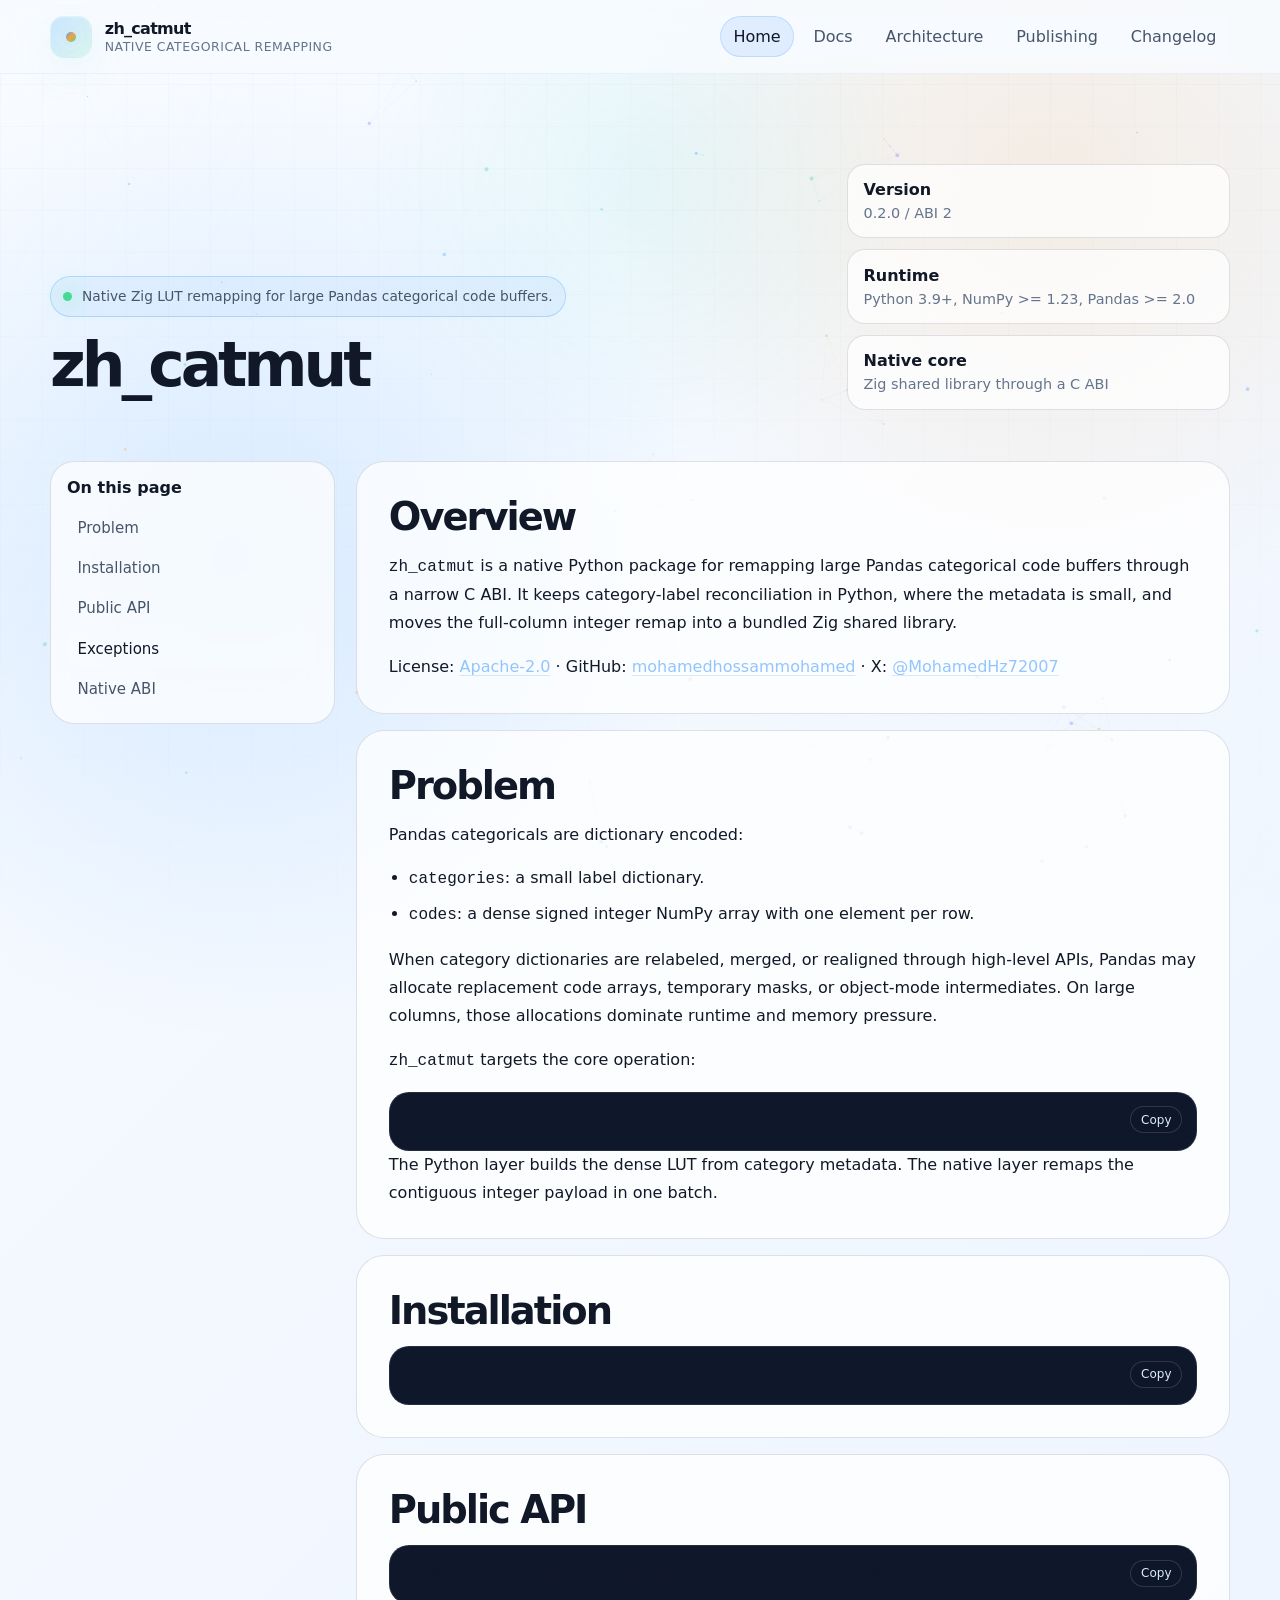
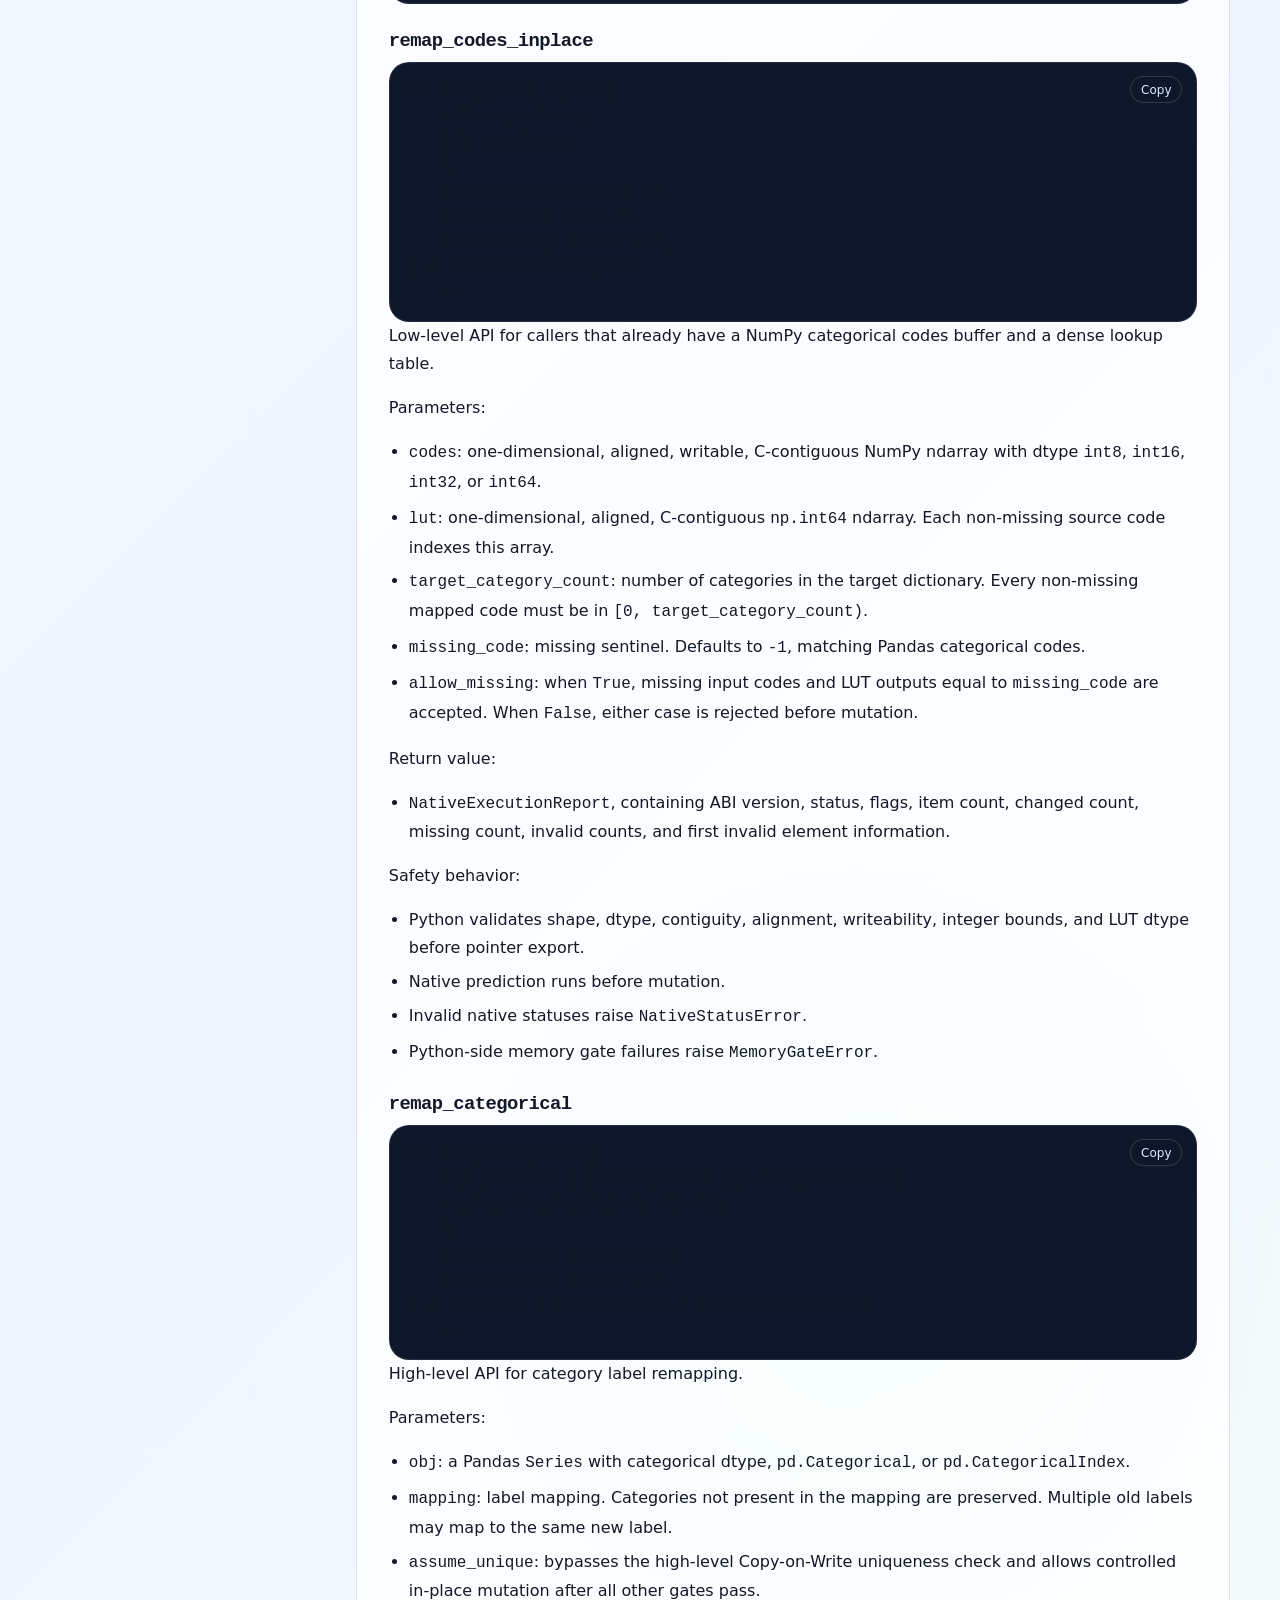
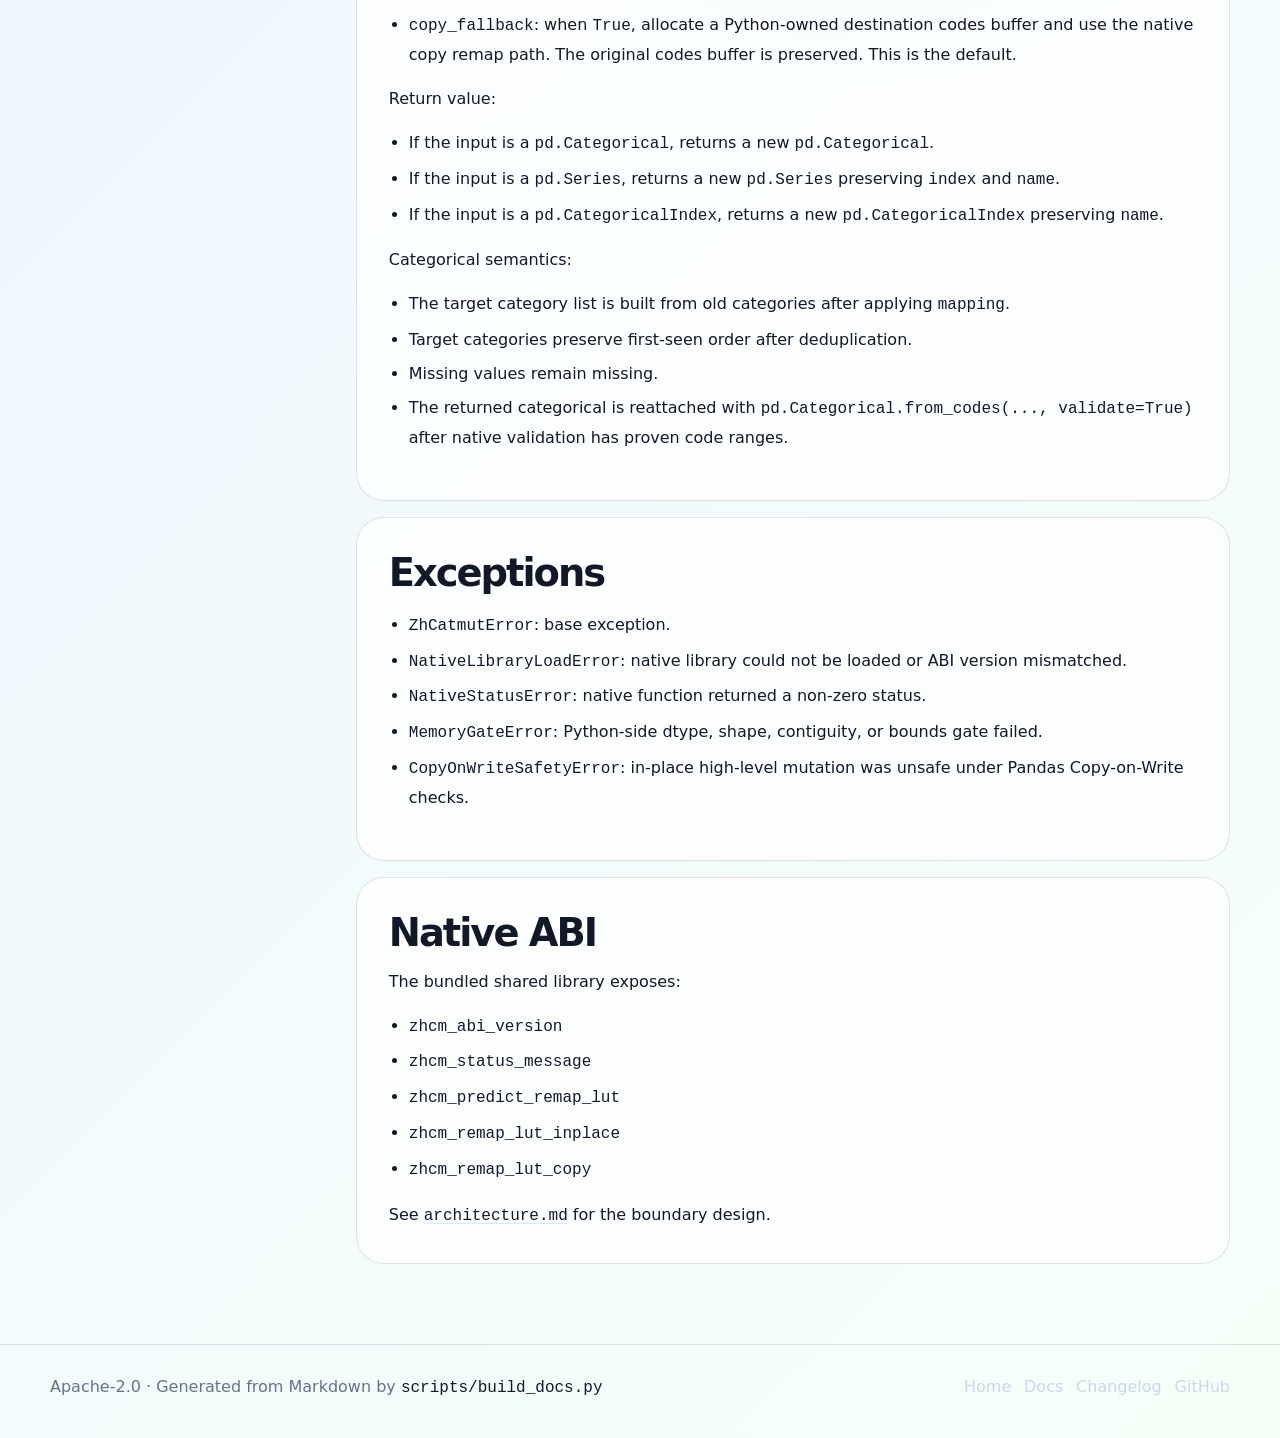
<file: docs/index.html>
<!doctype html>
<html lang="en">
  <head>
    <meta charset="utf-8">
    <meta name="viewport" content="width=device-width, initial-scale=1">
    <title>Home · zh_catmut</title>
    <meta name="description" content="Native Zig LUT remapping for large Pandas categorical code buffers.">
    <meta name="robots" content="index,follow">
    <meta name="title" content="Home · zh_catmut">
    <link rel="canonical" href="https://mohamedhossammohamed.github.io/zh_catmut/">
    <link rel="icon" href="assets/favicon.svg" type="image/svg+xml">
    <link rel="apple-touch-icon" href="assets/social/og-image.png">
    <meta property="og:type" content="website">
    <meta property="og:site_name" content="zh_catmut">
    <meta property="og:url" content="https://mohamedhossammohamed.github.io/zh_catmut/">
    <meta property="og:title" content="Home · zh_catmut">
    <meta property="og:description" content="Native Zig LUT remapping for large Pandas categorical code buffers.">
    <meta property="og:image" content="https://mohamedhossammohamed.github.io/zh_catmut/assets/social/og-image.png">
    <meta property="og:image:secure_url" content="https://mohamedhossammohamed.github.io/zh_catmut/assets/social/og-image.png">
    <meta property="og:image:type" content="image/png">
    <meta property="og:image:width" content="1200">
    <meta property="og:image:height" content="630">
    <meta property="og:image:alt" content="Native Zig LUT remapping for large Pandas categorical code buffers.">
    <meta name="twitter:card" content="summary_large_image">
    <meta name="twitter:site" content="@MohamedHz72007">
    <meta name="twitter:creator" content="@MohamedHz72007">
    <meta name="twitter:url" content="https://mohamedhossammohamed.github.io/zh_catmut/">
    <meta name="twitter:title" content="Home · zh_catmut">
    <meta name="twitter:description" content="Native Zig LUT remapping for large Pandas categorical code buffers.">
    <meta name="twitter:image" content="https://mohamedhossammohamed.github.io/zh_catmut/assets/social/og-image.png">
    <meta name="twitter:image:alt" content="Native Zig LUT remapping for large Pandas categorical code buffers.">
    <link rel="stylesheet" href="assets/css/site.css">
  </head>
  <body class="landing">
    <a class="skip-link" href="#main">Skip to content</a>
    <canvas class="particle-canvas" data-particles aria-hidden="true"></canvas>
    <div class="site-shell">
      <header class="nav">
        <div class="nav-inner">
          <a class="brand" href="index.html" aria-label="zh_catmut home">
            <span class="brand-mark" aria-hidden="true"></span>
            <span class="brand-text"><span class="brand-name">zh_catmut</span><span class="brand-subtitle">native categorical remapping</span></span>
          </a>
          <button class="nav-toggle" type="button" data-nav-toggle aria-label="Toggle navigation" aria-expanded="false"><span></span></button>
          <nav class="nav-links" aria-label="Primary navigation">
            <a href="index.html" aria-current="page">Home</a>
<a href="docs.html">Docs</a>
<a href="architecture.html">Architecture</a>
<a href="publishing.html">Publishing</a>
<a href="changelog.html">Changelog</a>
          </nav>
        </div>
      </header>
      <main id="main">
        <section class="page-hero">
          <div class="container">
            <div class="reveal">
              <p class="eyebrow"><span class="eyebrow-dot"></span>Native Zig LUT remapping for large Pandas categorical code buffers.</p>
              <h1>zh_catmut</h1>
            </div>
            <div class="page-meta reveal">
              <div class="meta-box"><strong>Version</strong><span>0.2.0 / ABI 2</span></div>
              <div class="meta-box"><strong>Runtime</strong><span>Python 3.9+, NumPy >= 1.23, Pandas >= 2.0</span></div>
              <div class="meta-box"><strong>Native core</strong><span>Zig shared library through a C ABI</span></div>
            </div>
          </div>
        </section>
        <div class="container docs-layout">
          <aside class="docs-sidebar reveal" aria-label="Page contents"><strong>On this page</strong><nav><a href="#problem">Problem</a>
<a href="#installation">Installation</a>
<a href="#public-api">Public API</a>
<a href="#exceptions">Exceptions</a>
<a href="#native-abi">Native ABI</a></nav></aside>
          <article class="doc-article">
            <section class="doc-section reveal" id="overview">
  <h2>Overview</h2>
  <p><code>zh_catmut</code> is a native Python package for remapping large Pandas categorical code buffers through a narrow C ABI. It keeps category-label reconciliation in Python, where the metadata is small, and moves the full-column integer remap into a bundled Zig shared library.</p>
  <p>License: <a href="../LICENSE">Apache-2.0</a> · GitHub: <a href="https://github.com/mohamedhossammohamed">mohamedhossammohamed</a> · X: <a href="https://x.com/MohamedHz72007">@MohamedHz72007</a></p>
</section>
<section class="doc-section reveal" id="problem">
  <h2>Problem</h2>
  <p>Pandas categoricals are dictionary encoded:</p>
  <ul><li><code>categories</code>: a small label dictionary.</li><li><code>codes</code>: a dense signed integer NumPy array with one element per row.</li></ul>
  <p>When category dictionaries are relabeled, merged, or realigned through high-level APIs, Pandas may allocate replacement code arrays, temporary masks, or object-mode intermediates. On large columns, those allocations dominate runtime and memory pressure.</p>
  <p><code>zh_catmut</code> targets the core operation:</p>
  <div class="code-panel"><pre data-copy><code class="language-text">new_code = lut[old_code]</code></pre></div>
  <p>The Python layer builds the dense LUT from category metadata. The native layer remaps the contiguous integer payload in one batch.</p>
</section>
<section class="doc-section reveal" id="installation">
  <h2>Installation</h2>
  <div class="code-panel"><pre data-copy><code class="language-bash">pip install zh-catmut</code></pre></div>
</section>
<section class="doc-section reveal" id="public-api">
  <h2>Public API</h2>
  <div class="code-panel"><pre data-copy><code class="language-python">from zh_catmut import remap_categorical, remap_codes_inplace</code></pre></div>
  <h3 id="remap-codes-inplace"><code>remap_codes_inplace</code></h3>
  <div class="code-panel"><pre data-copy><code class="language-python">def remap_codes_inplace(
    codes: np.ndarray,
    lut: np.ndarray,
    *,
    target_category_count: int,
    missing_code: int = -1,
    allow_missing: bool = True,
) -&gt; NativeExecutionReport:
    ...</code></pre></div>
  <p>Low-level API for callers that already have a NumPy categorical codes buffer and a dense lookup table.</p>
  <p>Parameters:</p>
  <ul><li><code>codes</code>: one-dimensional, aligned, writable, C-contiguous NumPy ndarray with dtype <code>int8</code>, <code>int16</code>, <code>int32</code>, or <code>int64</code>.</li><li><code>lut</code>: one-dimensional, aligned, C-contiguous <code>np.int64</code> ndarray. Each non-missing source code indexes this array.</li><li><code>target_category_count</code>: number of categories in the target dictionary. Every non-missing mapped code must be in <code>[0, target_category_count)</code>.</li><li><code>missing_code</code>: missing sentinel. Defaults to <code>-1</code>, matching Pandas categorical codes.</li><li><code>allow_missing</code>: when <code>True</code>, missing input codes and LUT outputs equal to <code>missing_code</code> are accepted. When <code>False</code>, either case is rejected before mutation.</li></ul>
  <p>Return value:</p>
  <ul><li><code>NativeExecutionReport</code>, containing ABI version, status, flags, item count, changed count, missing count, invalid counts, and first invalid element information.</li></ul>
  <p>Safety behavior:</p>
  <ul><li>Python validates shape, dtype, contiguity, alignment, writeability, integer bounds, and LUT dtype before pointer export.</li><li>Native prediction runs before mutation.</li><li>Invalid native statuses raise <code>NativeStatusError</code>.</li><li>Python-side memory gate failures raise <code>MemoryGateError</code>.</li></ul>
  <h3 id="remap-categorical"><code>remap_categorical</code></h3>
  <div class="code-panel"><pre data-copy><code class="language-python">def remap_categorical(
    obj: pd.Series | pd.Categorical | pd.CategoricalIndex,
    mapping: Mapping[object, object],
    *,
    assume_unique: bool = False,
    copy_fallback: bool = True,
) -&gt; pd.Series | pd.Categorical | pd.CategoricalIndex:
    ...</code></pre></div>
  <p>High-level API for category label remapping.</p>
  <p>Parameters:</p>
  <ul><li><code>obj</code>: a Pandas <code>Series</code> with categorical dtype, <code>pd.Categorical</code>, or <code>pd.CategoricalIndex</code>.</li><li><code>mapping</code>: label mapping. Categories not present in the mapping are preserved. Multiple old labels may map to the same new label.</li><li><code>assume_unique</code>: bypasses the high-level Copy-on-Write uniqueness check and allows controlled in-place mutation after all other gates pass.</li><li><code>copy_fallback</code>: when <code>True</code>, allocate a Python-owned destination codes buffer and use the native copy remap path. The original codes buffer is preserved. This is the default.</li></ul>
  <p>Return value:</p>
  <ul><li>If the input is a <code>pd.Categorical</code>, returns a new <code>pd.Categorical</code>.</li><li>If the input is a <code>pd.Series</code>, returns a new <code>pd.Series</code> preserving <code>index</code> and <code>name</code>.</li><li>If the input is a <code>pd.CategoricalIndex</code>, returns a new <code>pd.CategoricalIndex</code> preserving <code>name</code>.</li></ul>
  <p>Categorical semantics:</p>
  <ul><li>The target category list is built from old categories after applying <code>mapping</code>.</li><li>Target categories preserve first-seen order after deduplication.</li><li>Missing values remain missing.</li><li>The returned categorical is reattached with <code>pd.Categorical.from_codes(..., validate=True)</code> after native validation has proven code ranges.</li></ul>
</section>
<section class="doc-section reveal" id="exceptions">
  <h2>Exceptions</h2>
  <ul><li><code>ZhCatmutError</code>: base exception.</li><li><code>NativeLibraryLoadError</code>: native library could not be loaded or ABI version mismatched.</li><li><code>NativeStatusError</code>: native function returned a non-zero status.</li><li><code>MemoryGateError</code>: Python-side dtype, shape, contiguity, or bounds gate failed.</li><li><code>CopyOnWriteSafetyError</code>: in-place high-level mutation was unsafe under Pandas Copy-on-Write checks.</li></ul>
</section>
<section class="doc-section reveal" id="native-abi">
  <h2>Native ABI</h2>
  <p>The bundled shared library exposes:</p>
  <ul><li><code>zhcm_abi_version</code></li><li><code>zhcm_status_message</code></li><li><code>zhcm_predict_remap_lut</code></li><li><code>zhcm_remap_lut_inplace</code></li><li><code>zhcm_remap_lut_copy</code></li></ul>
  <p>See <a href="architecture.html"><code>architecture.md</code></a> for the boundary design.</p>
</section>
          </article>
        </div>
      </main>
      <footer class="site-footer">
        <div class="footer-inner">
          <span>Apache-2.0 · Generated from Markdown by <code>scripts/build_docs.py</code></span>
          <div class="footer-links">
            <a href="index.html">Home</a>
            <a href="docs.html">Docs</a>
            <a href="changelog.html">Changelog</a>
            <a href="https://github.com/mohamedhossammohamed/zh_catmut">GitHub</a>
          </div>
        </div>
      </footer>
    </div>
    <script src="assets/js/site.js" defer></script>
    
  </body>
</html>
</file>
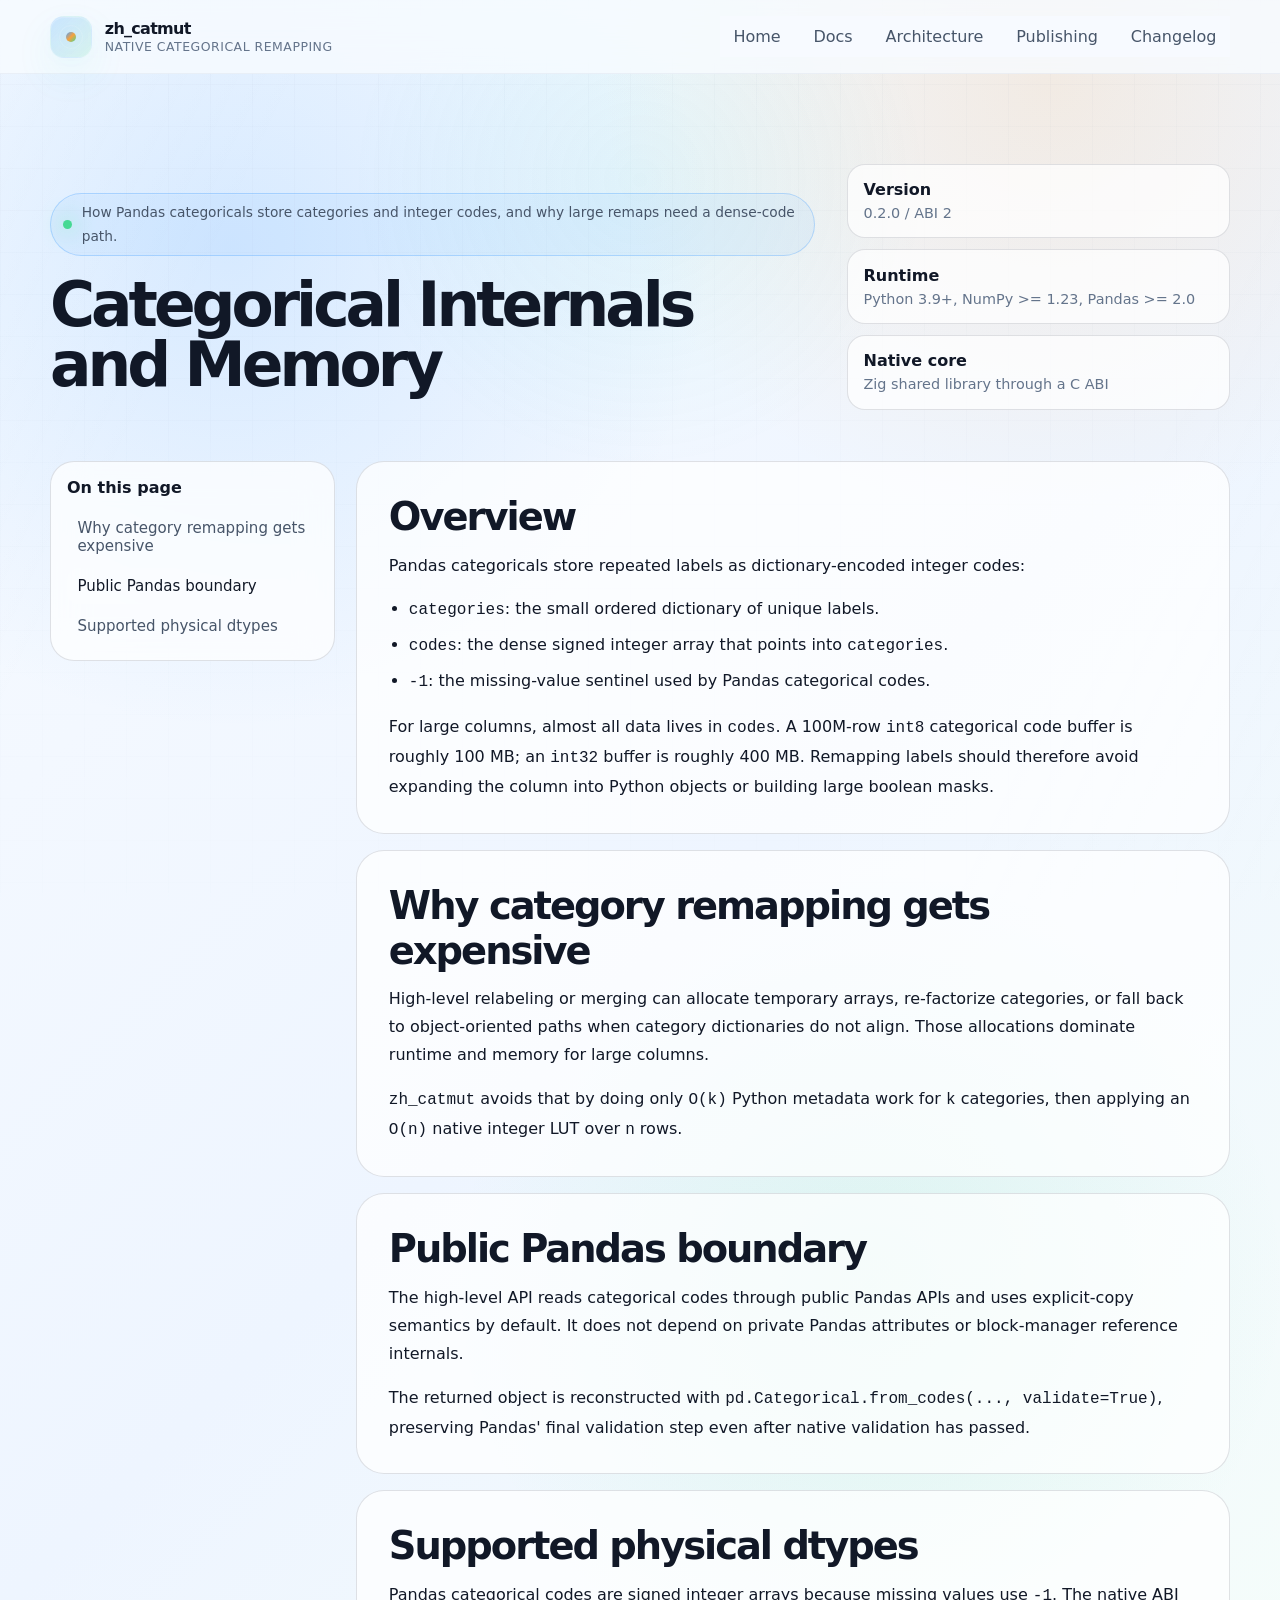
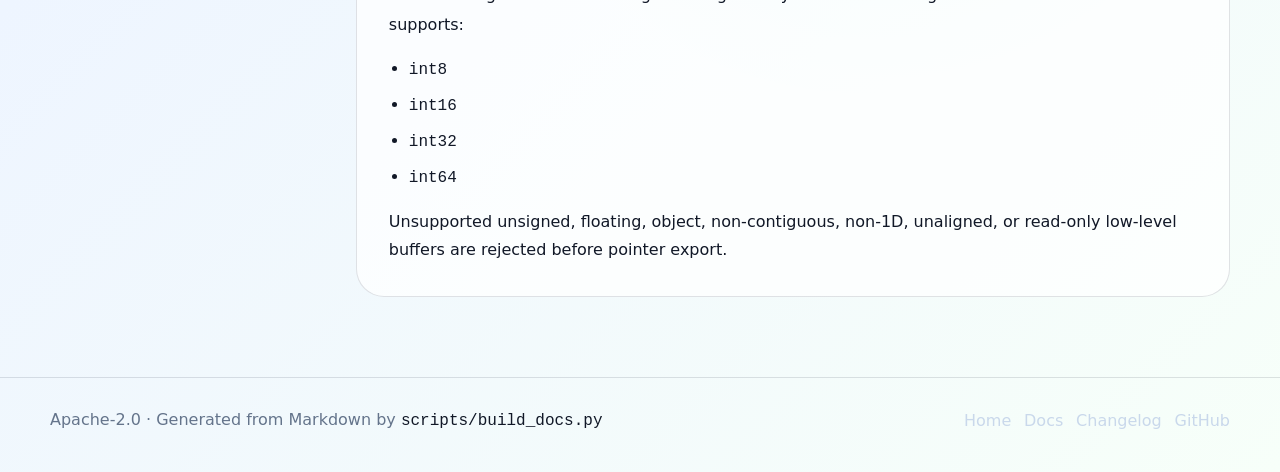
<file: docs/01-categorical-internals-and-memory.html>
<!doctype html>
<html lang="en">
  <head>
    <meta charset="utf-8">
    <meta name="viewport" content="width=device-width, initial-scale=1">
    <title>Categorical Internals and Memory · zh_catmut</title>
    <meta name="description" content="How Pandas categoricals store categories and integer codes, and why large remaps need a dense-code path.">
    <meta name="robots" content="index,follow">
    <meta name="title" content="Categorical Internals and Memory · zh_catmut">
    <link rel="canonical" href="https://mohamedhossammohamed.github.io/zh_catmut/01-categorical-internals-and-memory.html">
    <link rel="icon" href="assets/favicon.svg" type="image/svg+xml">
    <link rel="apple-touch-icon" href="assets/social/og-image.png">
    <meta property="og:type" content="website">
    <meta property="og:site_name" content="zh_catmut">
    <meta property="og:url" content="https://mohamedhossammohamed.github.io/zh_catmut/01-categorical-internals-and-memory.html">
    <meta property="og:title" content="Categorical Internals and Memory · zh_catmut">
    <meta property="og:description" content="How Pandas categoricals store categories and integer codes, and why large remaps need a dense-code path.">
    <meta property="og:image" content="https://mohamedhossammohamed.github.io/zh_catmut/assets/social/og-image.png">
    <meta property="og:image:secure_url" content="https://mohamedhossammohamed.github.io/zh_catmut/assets/social/og-image.png">
    <meta property="og:image:type" content="image/png">
    <meta property="og:image:width" content="1200">
    <meta property="og:image:height" content="630">
    <meta property="og:image:alt" content="How Pandas categoricals store categories and integer codes, and why large remaps need a dense-code path.">
    <meta name="twitter:card" content="summary_large_image">
    <meta name="twitter:site" content="@MohamedHz72007">
    <meta name="twitter:creator" content="@MohamedHz72007">
    <meta name="twitter:url" content="https://mohamedhossammohamed.github.io/zh_catmut/01-categorical-internals-and-memory.html">
    <meta name="twitter:title" content="Categorical Internals and Memory · zh_catmut">
    <meta name="twitter:description" content="How Pandas categoricals store categories and integer codes, and why large remaps need a dense-code path.">
    <meta name="twitter:image" content="https://mohamedhossammohamed.github.io/zh_catmut/assets/social/og-image.png">
    <meta name="twitter:image:alt" content="How Pandas categoricals store categories and integer codes, and why large remaps need a dense-code path.">
    <link rel="stylesheet" href="assets/css/site.css">
  </head>
  <body>
    <a class="skip-link" href="#main">Skip to content</a>
    
    <div class="site-shell">
      <header class="nav">
        <div class="nav-inner">
          <a class="brand" href="index.html" aria-label="zh_catmut home">
            <span class="brand-mark" aria-hidden="true"></span>
            <span class="brand-text"><span class="brand-name">zh_catmut</span><span class="brand-subtitle">native categorical remapping</span></span>
          </a>
          <button class="nav-toggle" type="button" data-nav-toggle aria-label="Toggle navigation" aria-expanded="false"><span></span></button>
          <nav class="nav-links" aria-label="Primary navigation">
            <a href="index.html">Home</a>
<a href="docs.html">Docs</a>
<a href="architecture.html">Architecture</a>
<a href="publishing.html">Publishing</a>
<a href="changelog.html">Changelog</a>
          </nav>
        </div>
      </header>
      <main id="main">
        <section class="page-hero">
          <div class="container">
            <div class="reveal">
              <p class="eyebrow"><span class="eyebrow-dot"></span>How Pandas categoricals store categories and integer codes, and why large remaps need a dense-code path.</p>
              <h1>Categorical Internals and Memory</h1>
            </div>
            <div class="page-meta reveal">
              <div class="meta-box"><strong>Version</strong><span>0.2.0 / ABI 2</span></div>
              <div class="meta-box"><strong>Runtime</strong><span>Python 3.9+, NumPy >= 1.23, Pandas >= 2.0</span></div>
              <div class="meta-box"><strong>Native core</strong><span>Zig shared library through a C ABI</span></div>
            </div>
          </div>
        </section>
        <div class="container docs-layout">
          <aside class="docs-sidebar reveal" aria-label="Page contents"><strong>On this page</strong><nav><a href="#why-category-remapping-gets-expensive">Why category remapping gets expensive</a>
<a href="#public-pandas-boundary">Public Pandas boundary</a>
<a href="#supported-physical-dtypes">Supported physical dtypes</a></nav></aside>
          <article class="doc-article">
            <section class="doc-section reveal" id="overview">
  <h2>Overview</h2>
  <p>Pandas categoricals store repeated labels as dictionary-encoded integer codes:</p>
  <ul><li><code>categories</code>: the small ordered dictionary of unique labels.</li><li><code>codes</code>: the dense signed integer array that points into <code>categories</code>.</li><li><code>-1</code>: the missing-value sentinel used by Pandas categorical codes.</li></ul>
  <p>For large columns, almost all data lives in <code>codes</code>. A 100M-row <code>int8</code> categorical code buffer is roughly 100 MB; an <code>int32</code> buffer is roughly 400 MB. Remapping labels should therefore avoid expanding the column into Python objects or building large boolean masks.</p>
</section>
<section class="doc-section reveal" id="why-category-remapping-gets-expensive">
  <h2>Why category remapping gets expensive</h2>
  <p>High-level relabeling or merging can allocate temporary arrays, re-factorize categories, or fall back to object-oriented paths when category dictionaries do not align. Those allocations dominate runtime and memory for large columns.</p>
  <p><code>zh_catmut</code> avoids that by doing only <code>O(k)</code> Python metadata work for <code>k</code> categories, then applying an <code>O(n)</code> native integer LUT over <code>n</code> rows.</p>
</section>
<section class="doc-section reveal" id="public-pandas-boundary">
  <h2>Public Pandas boundary</h2>
  <p>The high-level API reads categorical codes through public Pandas APIs and uses explicit-copy semantics by default. It does not depend on private Pandas attributes or block-manager reference internals.</p>
  <p>The returned object is reconstructed with <code>pd.Categorical.from_codes(..., validate=True)</code>, preserving Pandas' final validation step even after native validation has passed.</p>
</section>
<section class="doc-section reveal" id="supported-physical-dtypes">
  <h2>Supported physical dtypes</h2>
  <p>Pandas categorical codes are signed integer arrays because missing values use <code>-1</code>. The native ABI supports:</p>
  <ul><li><code>int8</code></li><li><code>int16</code></li><li><code>int32</code></li><li><code>int64</code></li></ul>
  <p>Unsupported unsigned, floating, object, non-contiguous, non-1D, unaligned, or read-only low-level buffers are rejected before pointer export.</p>
</section>
          </article>
        </div>
      </main>
      <footer class="site-footer">
        <div class="footer-inner">
          <span>Apache-2.0 · Generated from Markdown by <code>scripts/build_docs.py</code></span>
          <div class="footer-links">
            <a href="index.html">Home</a>
            <a href="docs.html">Docs</a>
            <a href="changelog.html">Changelog</a>
            <a href="https://github.com/mohamedhossammohamed/zh_catmut">GitHub</a>
          </div>
        </div>
      </footer>
    </div>
    <script src="assets/js/site.js" defer></script>
    
  </body>
</html>
</file>
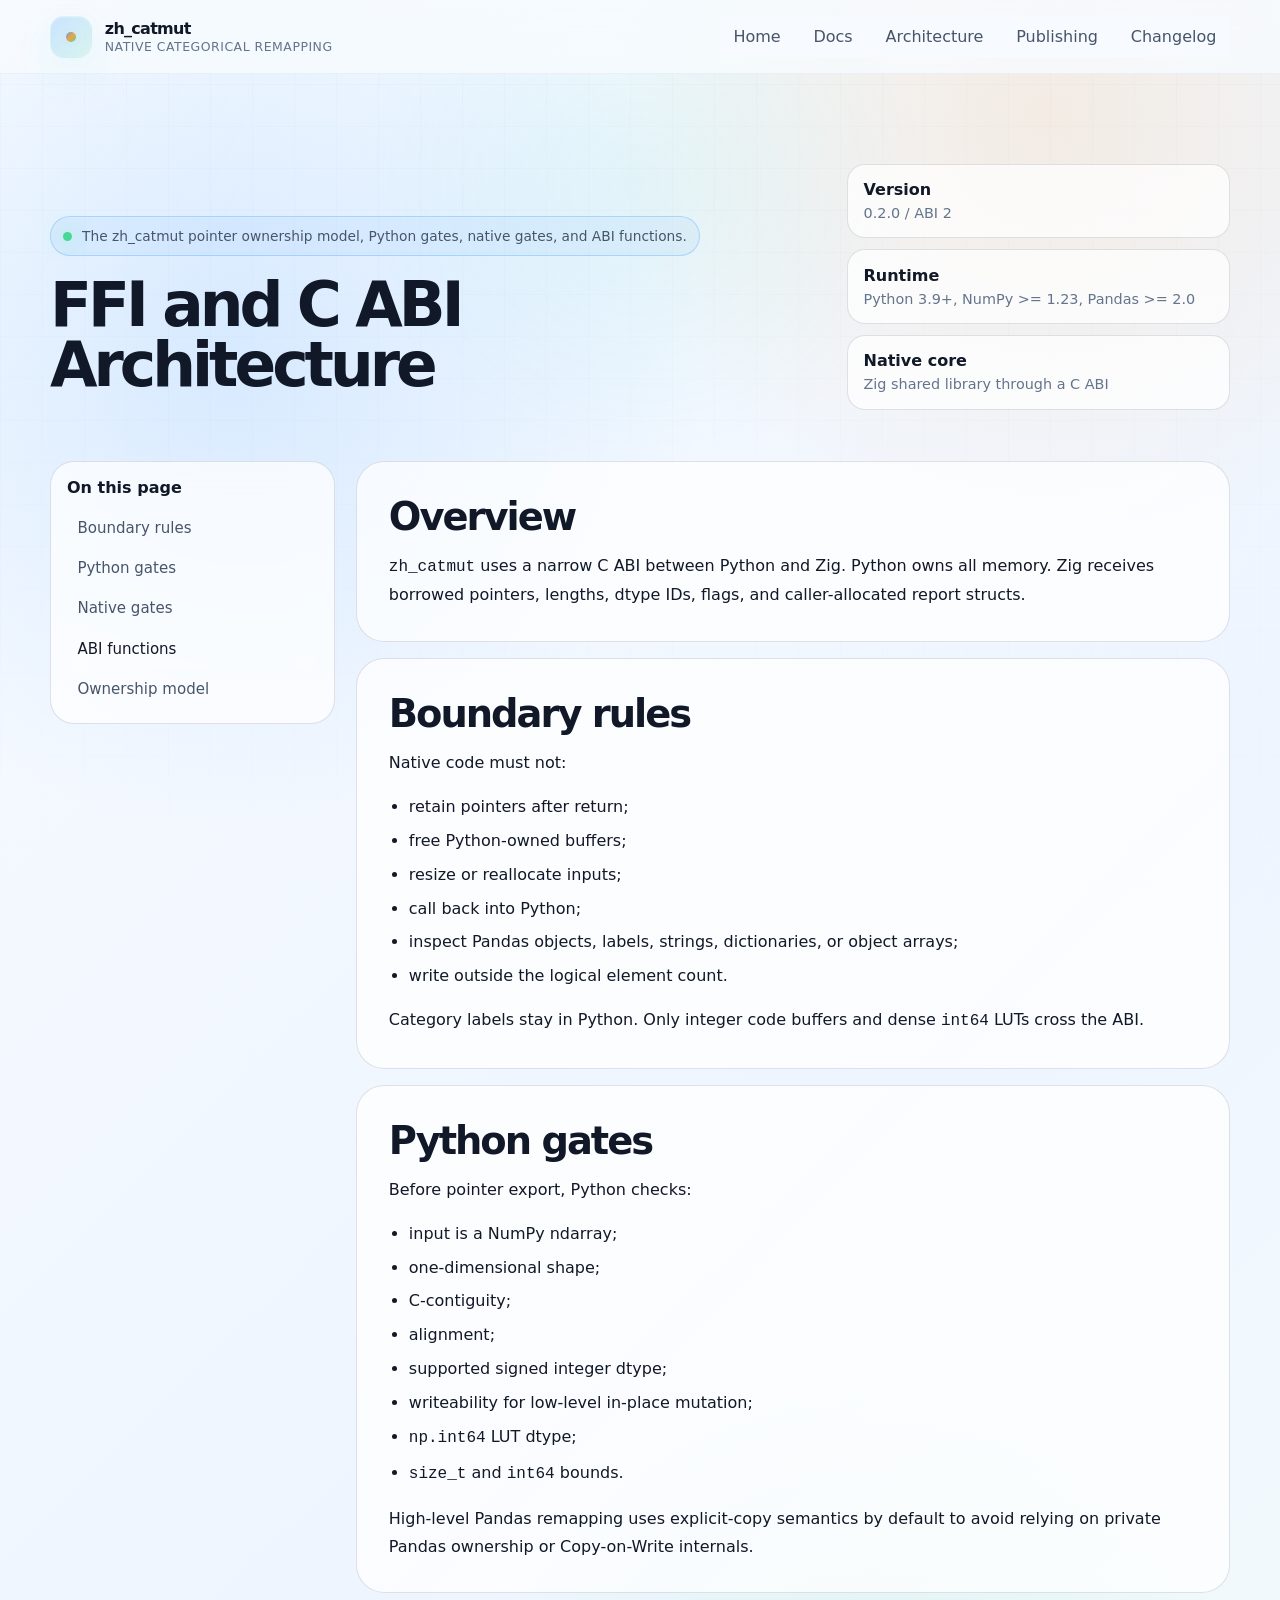
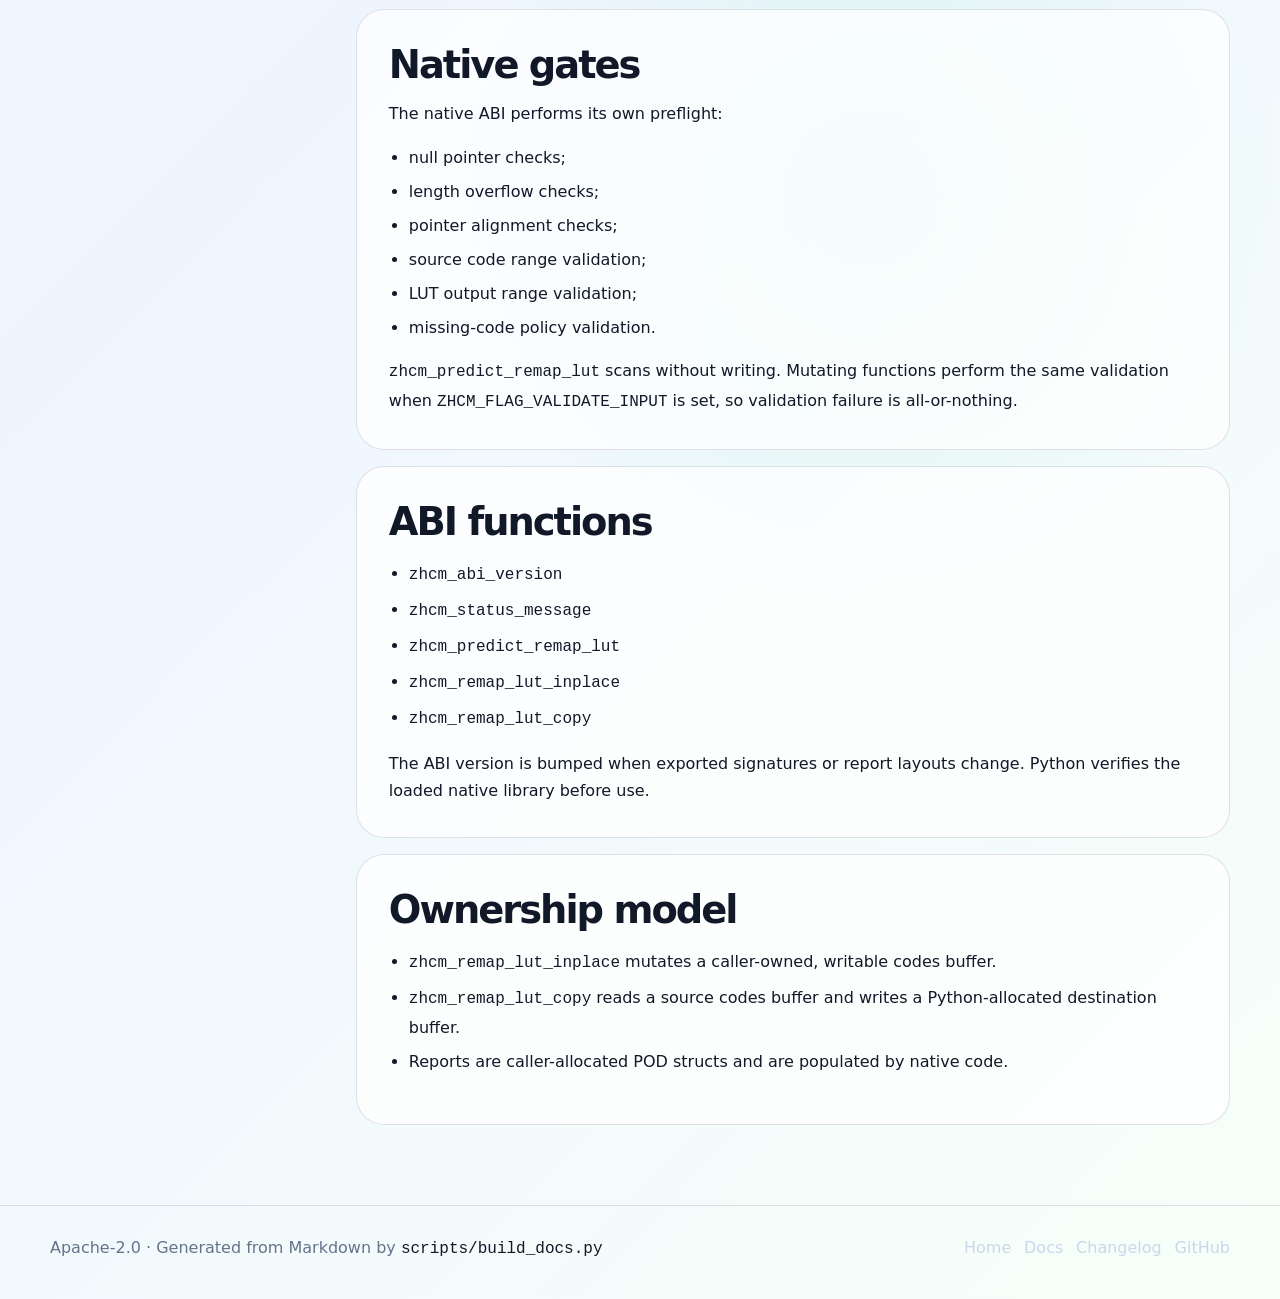
<file: docs/02-ffi-zero-copy-architecture.html>
<!doctype html>
<html lang="en">
  <head>
    <meta charset="utf-8">
    <meta name="viewport" content="width=device-width, initial-scale=1">
    <title>FFI and C ABI Architecture · zh_catmut</title>
    <meta name="description" content="The zh_catmut pointer ownership model, Python gates, native gates, and ABI functions.">
    <meta name="robots" content="index,follow">
    <meta name="title" content="FFI and C ABI Architecture · zh_catmut">
    <link rel="canonical" href="https://mohamedhossammohamed.github.io/zh_catmut/02-ffi-zero-copy-architecture.html">
    <link rel="icon" href="assets/favicon.svg" type="image/svg+xml">
    <link rel="apple-touch-icon" href="assets/social/og-image.png">
    <meta property="og:type" content="website">
    <meta property="og:site_name" content="zh_catmut">
    <meta property="og:url" content="https://mohamedhossammohamed.github.io/zh_catmut/02-ffi-zero-copy-architecture.html">
    <meta property="og:title" content="FFI and C ABI Architecture · zh_catmut">
    <meta property="og:description" content="The zh_catmut pointer ownership model, Python gates, native gates, and ABI functions.">
    <meta property="og:image" content="https://mohamedhossammohamed.github.io/zh_catmut/assets/social/og-image.png">
    <meta property="og:image:secure_url" content="https://mohamedhossammohamed.github.io/zh_catmut/assets/social/og-image.png">
    <meta property="og:image:type" content="image/png">
    <meta property="og:image:width" content="1200">
    <meta property="og:image:height" content="630">
    <meta property="og:image:alt" content="The zh_catmut pointer ownership model, Python gates, native gates, and ABI functions.">
    <meta name="twitter:card" content="summary_large_image">
    <meta name="twitter:site" content="@MohamedHz72007">
    <meta name="twitter:creator" content="@MohamedHz72007">
    <meta name="twitter:url" content="https://mohamedhossammohamed.github.io/zh_catmut/02-ffi-zero-copy-architecture.html">
    <meta name="twitter:title" content="FFI and C ABI Architecture · zh_catmut">
    <meta name="twitter:description" content="The zh_catmut pointer ownership model, Python gates, native gates, and ABI functions.">
    <meta name="twitter:image" content="https://mohamedhossammohamed.github.io/zh_catmut/assets/social/og-image.png">
    <meta name="twitter:image:alt" content="The zh_catmut pointer ownership model, Python gates, native gates, and ABI functions.">
    <link rel="stylesheet" href="assets/css/site.css">
  </head>
  <body>
    <a class="skip-link" href="#main">Skip to content</a>
    
    <div class="site-shell">
      <header class="nav">
        <div class="nav-inner">
          <a class="brand" href="index.html" aria-label="zh_catmut home">
            <span class="brand-mark" aria-hidden="true"></span>
            <span class="brand-text"><span class="brand-name">zh_catmut</span><span class="brand-subtitle">native categorical remapping</span></span>
          </a>
          <button class="nav-toggle" type="button" data-nav-toggle aria-label="Toggle navigation" aria-expanded="false"><span></span></button>
          <nav class="nav-links" aria-label="Primary navigation">
            <a href="index.html">Home</a>
<a href="docs.html">Docs</a>
<a href="architecture.html">Architecture</a>
<a href="publishing.html">Publishing</a>
<a href="changelog.html">Changelog</a>
          </nav>
        </div>
      </header>
      <main id="main">
        <section class="page-hero">
          <div class="container">
            <div class="reveal">
              <p class="eyebrow"><span class="eyebrow-dot"></span>The zh_catmut pointer ownership model, Python gates, native gates, and ABI functions.</p>
              <h1>FFI and C ABI Architecture</h1>
            </div>
            <div class="page-meta reveal">
              <div class="meta-box"><strong>Version</strong><span>0.2.0 / ABI 2</span></div>
              <div class="meta-box"><strong>Runtime</strong><span>Python 3.9+, NumPy >= 1.23, Pandas >= 2.0</span></div>
              <div class="meta-box"><strong>Native core</strong><span>Zig shared library through a C ABI</span></div>
            </div>
          </div>
        </section>
        <div class="container docs-layout">
          <aside class="docs-sidebar reveal" aria-label="Page contents"><strong>On this page</strong><nav><a href="#boundary-rules">Boundary rules</a>
<a href="#python-gates">Python gates</a>
<a href="#native-gates">Native gates</a>
<a href="#abi-functions">ABI functions</a>
<a href="#ownership-model">Ownership model</a></nav></aside>
          <article class="doc-article">
            <section class="doc-section reveal" id="overview">
  <h2>Overview</h2>
  <p><code>zh_catmut</code> uses a narrow C ABI between Python and Zig. Python owns all memory. Zig receives borrowed pointers, lengths, dtype IDs, flags, and caller-allocated report structs.</p>
</section>
<section class="doc-section reveal" id="boundary-rules">
  <h2>Boundary rules</h2>
  <p>Native code must not:</p>
  <ul><li>retain pointers after return;</li><li>free Python-owned buffers;</li><li>resize or reallocate inputs;</li><li>call back into Python;</li><li>inspect Pandas objects, labels, strings, dictionaries, or object arrays;</li><li>write outside the logical element count.</li></ul>
  <p>Category labels stay in Python. Only integer code buffers and dense <code>int64</code> LUTs cross the ABI.</p>
</section>
<section class="doc-section reveal" id="python-gates">
  <h2>Python gates</h2>
  <p>Before pointer export, Python checks:</p>
  <ul><li>input is a NumPy ndarray;</li><li>one-dimensional shape;</li><li>C-contiguity;</li><li>alignment;</li><li>supported signed integer dtype;</li><li>writeability for low-level in-place mutation;</li><li><code>np.int64</code> LUT dtype;</li><li><code>size_t</code> and <code>int64</code> bounds.</li></ul>
  <p>High-level Pandas remapping uses explicit-copy semantics by default to avoid relying on private Pandas ownership or Copy-on-Write internals.</p>
</section>
<section class="doc-section reveal" id="native-gates">
  <h2>Native gates</h2>
  <p>The native ABI performs its own preflight:</p>
  <ul><li>null pointer checks;</li><li>length overflow checks;</li><li>pointer alignment checks;</li><li>source code range validation;</li><li>LUT output range validation;</li><li>missing-code policy validation.</li></ul>
  <p><code>zhcm_predict_remap_lut</code> scans without writing. Mutating functions perform the same validation when <code>ZHCM_FLAG_VALIDATE_INPUT</code> is set, so validation failure is all-or-nothing.</p>
</section>
<section class="doc-section reveal" id="abi-functions">
  <h2>ABI functions</h2>
  <ul><li><code>zhcm_abi_version</code></li><li><code>zhcm_status_message</code></li><li><code>zhcm_predict_remap_lut</code></li><li><code>zhcm_remap_lut_inplace</code></li><li><code>zhcm_remap_lut_copy</code></li></ul>
  <p>The ABI version is bumped when exported signatures or report layouts change. Python verifies the loaded native library before use.</p>
</section>
<section class="doc-section reveal" id="ownership-model">
  <h2>Ownership model</h2>
  <ul><li><code>zhcm_remap_lut_inplace</code> mutates a caller-owned, writable codes buffer.</li><li><code>zhcm_remap_lut_copy</code> reads a source codes buffer and writes a Python-allocated destination buffer.</li><li>Reports are caller-allocated POD structs and are populated by native code.</li></ul>
</section>
          </article>
        </div>
      </main>
      <footer class="site-footer">
        <div class="footer-inner">
          <span>Apache-2.0 · Generated from Markdown by <code>scripts/build_docs.py</code></span>
          <div class="footer-links">
            <a href="index.html">Home</a>
            <a href="docs.html">Docs</a>
            <a href="changelog.html">Changelog</a>
            <a href="https://github.com/mohamedhossammohamed/zh_catmut">GitHub</a>
          </div>
        </div>
      </footer>
    </div>
    <script src="assets/js/site.js" defer></script>
    
  </body>
</html>
</file>
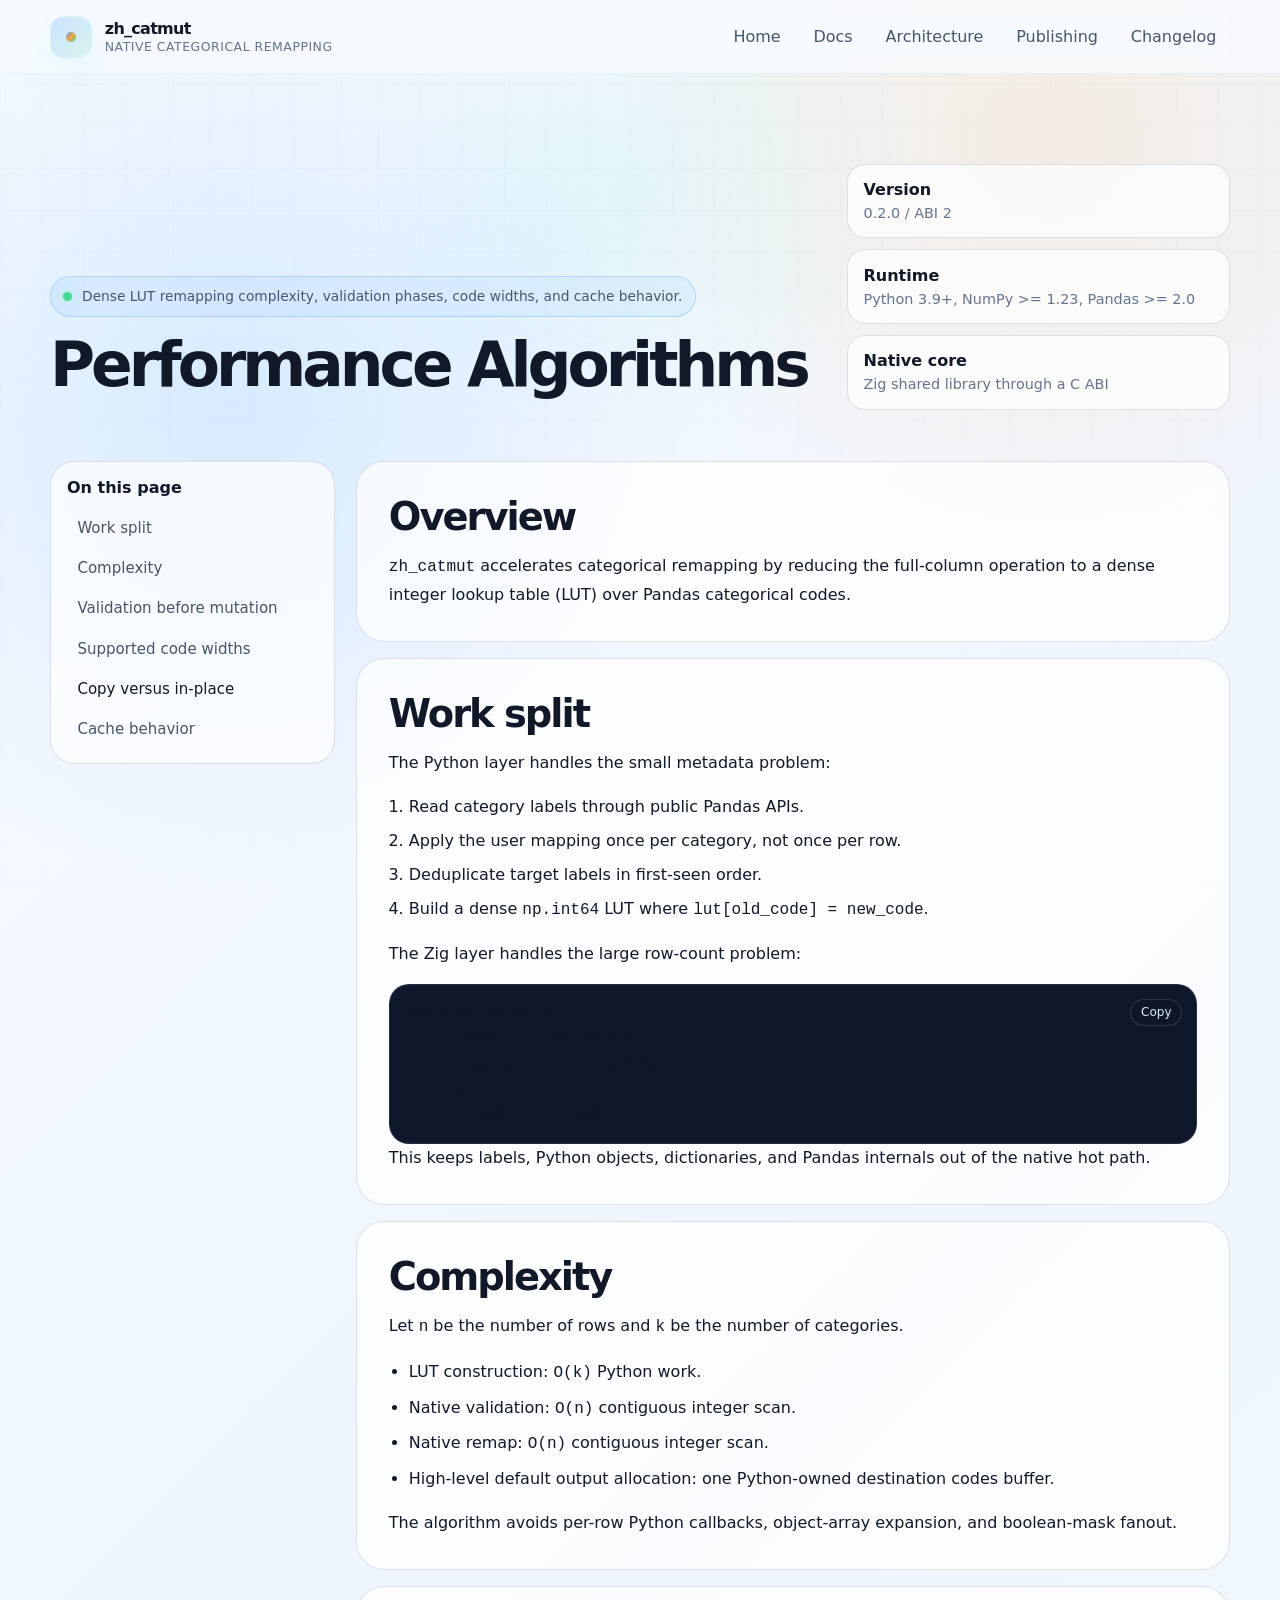
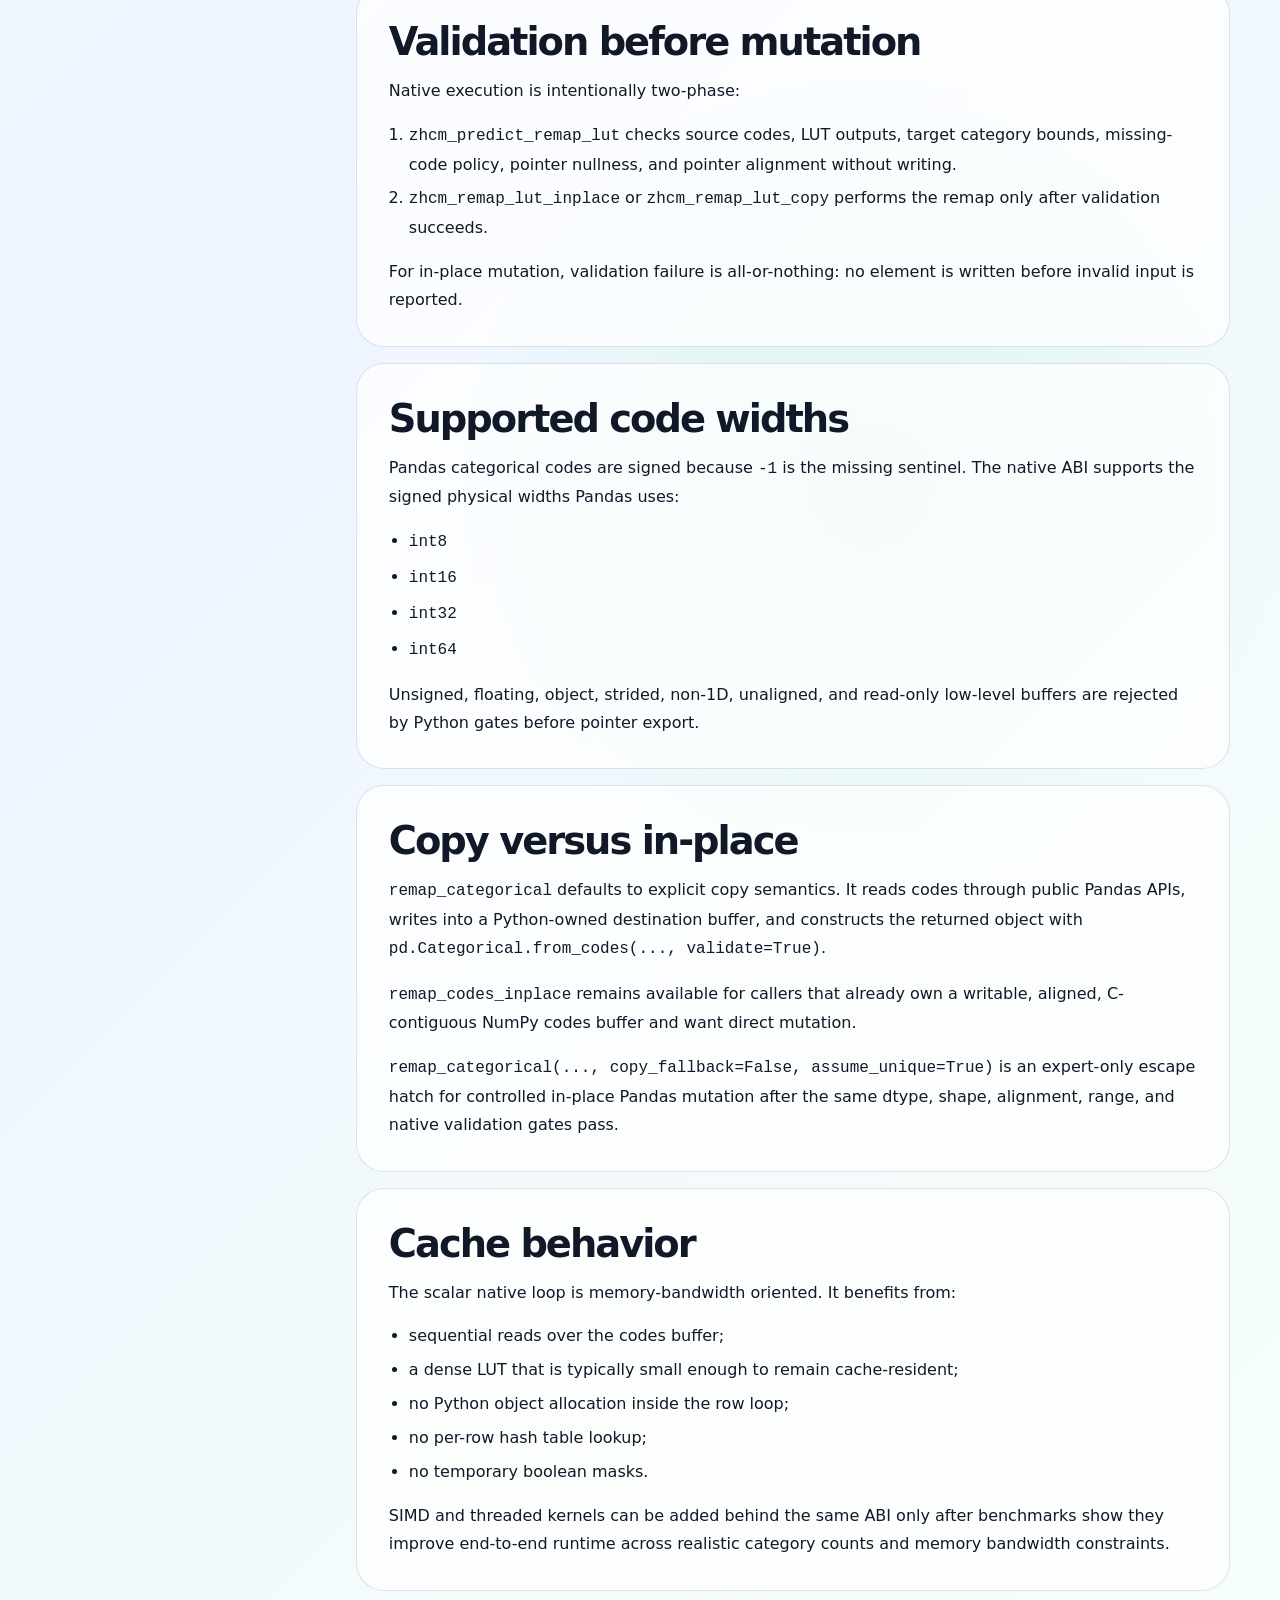
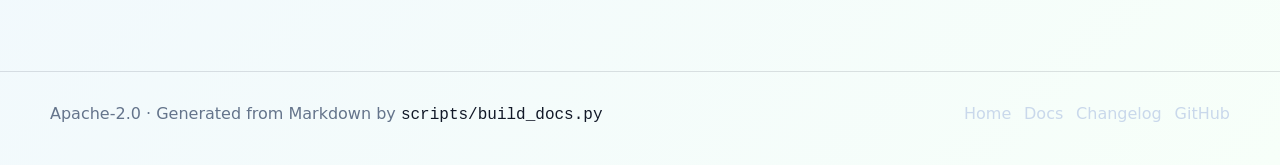
<file: docs/03-performance-algorithms.html>
<!doctype html>
<html lang="en">
  <head>
    <meta charset="utf-8">
    <meta name="viewport" content="width=device-width, initial-scale=1">
    <title>Performance Algorithms · zh_catmut</title>
    <meta name="description" content="Dense LUT remapping complexity, validation phases, code widths, and cache behavior.">
    <meta name="robots" content="index,follow">
    <meta name="title" content="Performance Algorithms · zh_catmut">
    <link rel="canonical" href="https://mohamedhossammohamed.github.io/zh_catmut/03-performance-algorithms.html">
    <link rel="icon" href="assets/favicon.svg" type="image/svg+xml">
    <link rel="apple-touch-icon" href="assets/social/og-image.png">
    <meta property="og:type" content="website">
    <meta property="og:site_name" content="zh_catmut">
    <meta property="og:url" content="https://mohamedhossammohamed.github.io/zh_catmut/03-performance-algorithms.html">
    <meta property="og:title" content="Performance Algorithms · zh_catmut">
    <meta property="og:description" content="Dense LUT remapping complexity, validation phases, code widths, and cache behavior.">
    <meta property="og:image" content="https://mohamedhossammohamed.github.io/zh_catmut/assets/social/og-image.png">
    <meta property="og:image:secure_url" content="https://mohamedhossammohamed.github.io/zh_catmut/assets/social/og-image.png">
    <meta property="og:image:type" content="image/png">
    <meta property="og:image:width" content="1200">
    <meta property="og:image:height" content="630">
    <meta property="og:image:alt" content="Dense LUT remapping complexity, validation phases, code widths, and cache behavior.">
    <meta name="twitter:card" content="summary_large_image">
    <meta name="twitter:site" content="@MohamedHz72007">
    <meta name="twitter:creator" content="@MohamedHz72007">
    <meta name="twitter:url" content="https://mohamedhossammohamed.github.io/zh_catmut/03-performance-algorithms.html">
    <meta name="twitter:title" content="Performance Algorithms · zh_catmut">
    <meta name="twitter:description" content="Dense LUT remapping complexity, validation phases, code widths, and cache behavior.">
    <meta name="twitter:image" content="https://mohamedhossammohamed.github.io/zh_catmut/assets/social/og-image.png">
    <meta name="twitter:image:alt" content="Dense LUT remapping complexity, validation phases, code widths, and cache behavior.">
    <link rel="stylesheet" href="assets/css/site.css">
  </head>
  <body>
    <a class="skip-link" href="#main">Skip to content</a>
    
    <div class="site-shell">
      <header class="nav">
        <div class="nav-inner">
          <a class="brand" href="index.html" aria-label="zh_catmut home">
            <span class="brand-mark" aria-hidden="true"></span>
            <span class="brand-text"><span class="brand-name">zh_catmut</span><span class="brand-subtitle">native categorical remapping</span></span>
          </a>
          <button class="nav-toggle" type="button" data-nav-toggle aria-label="Toggle navigation" aria-expanded="false"><span></span></button>
          <nav class="nav-links" aria-label="Primary navigation">
            <a href="index.html">Home</a>
<a href="docs.html">Docs</a>
<a href="architecture.html">Architecture</a>
<a href="publishing.html">Publishing</a>
<a href="changelog.html">Changelog</a>
          </nav>
        </div>
      </header>
      <main id="main">
        <section class="page-hero">
          <div class="container">
            <div class="reveal">
              <p class="eyebrow"><span class="eyebrow-dot"></span>Dense LUT remapping complexity, validation phases, code widths, and cache behavior.</p>
              <h1>Performance Algorithms</h1>
            </div>
            <div class="page-meta reveal">
              <div class="meta-box"><strong>Version</strong><span>0.2.0 / ABI 2</span></div>
              <div class="meta-box"><strong>Runtime</strong><span>Python 3.9+, NumPy >= 1.23, Pandas >= 2.0</span></div>
              <div class="meta-box"><strong>Native core</strong><span>Zig shared library through a C ABI</span></div>
            </div>
          </div>
        </section>
        <div class="container docs-layout">
          <aside class="docs-sidebar reveal" aria-label="Page contents"><strong>On this page</strong><nav><a href="#work-split">Work split</a>
<a href="#complexity">Complexity</a>
<a href="#validation-before-mutation">Validation before mutation</a>
<a href="#supported-code-widths">Supported code widths</a>
<a href="#copy-versus-in-place">Copy versus in-place</a>
<a href="#cache-behavior">Cache behavior</a></nav></aside>
          <article class="doc-article">
            <section class="doc-section reveal" id="overview">
  <h2>Overview</h2>
  <p><code>zh_catmut</code> accelerates categorical remapping by reducing the full-column operation to a dense integer lookup table (LUT) over Pandas categorical codes.</p>
</section>
<section class="doc-section reveal" id="work-split">
  <h2>Work split</h2>
  <p>The Python layer handles the small metadata problem:</p>
  <ol><li>Read category labels through public Pandas APIs.</li><li>Apply the user mapping once per category, not once per row.</li><li>Deduplicate target labels in first-seen order.</li><li>Build a dense <code>np.int64</code> LUT where <code>lut[old_code] = new_code</code>.</li></ol>
  <p>The Zig layer handles the large row-count problem:</p>
  <div class="code-panel"><pre data-copy><code class="language-text">for code in codes:
    if code == missing_code:
        preserve missing_code
    else:
        code = lut[code]</code></pre></div>
  <p>This keeps labels, Python objects, dictionaries, and Pandas internals out of the native hot path.</p>
</section>
<section class="doc-section reveal" id="complexity">
  <h2>Complexity</h2>
  <p>Let <code>n</code> be the number of rows and <code>k</code> be the number of categories.</p>
  <ul><li>LUT construction: <code>O(k)</code> Python work.</li><li>Native validation: <code>O(n)</code> contiguous integer scan.</li><li>Native remap: <code>O(n)</code> contiguous integer scan.</li><li>High-level default output allocation: one Python-owned destination codes buffer.</li></ul>
  <p>The algorithm avoids per-row Python callbacks, object-array expansion, and boolean-mask fanout.</p>
</section>
<section class="doc-section reveal" id="validation-before-mutation">
  <h2>Validation before mutation</h2>
  <p>Native execution is intentionally two-phase:</p>
  <ol><li><code>zhcm_predict_remap_lut</code> checks source codes, LUT outputs, target category bounds, missing-code policy, pointer nullness, and pointer alignment without writing.</li><li><code>zhcm_remap_lut_inplace</code> or <code>zhcm_remap_lut_copy</code> performs the remap only after validation succeeds.</li></ol>
  <p>For in-place mutation, validation failure is all-or-nothing: no element is written before invalid input is reported.</p>
</section>
<section class="doc-section reveal" id="supported-code-widths">
  <h2>Supported code widths</h2>
  <p>Pandas categorical codes are signed because <code>-1</code> is the missing sentinel. The native ABI supports the signed physical widths Pandas uses:</p>
  <ul><li><code>int8</code></li><li><code>int16</code></li><li><code>int32</code></li><li><code>int64</code></li></ul>
  <p>Unsigned, floating, object, strided, non-1D, unaligned, and read-only low-level buffers are rejected by Python gates before pointer export.</p>
</section>
<section class="doc-section reveal" id="copy-versus-in-place">
  <h2>Copy versus in-place</h2>
  <p><code>remap_categorical</code> defaults to explicit copy semantics. It reads codes through public Pandas APIs, writes into a Python-owned destination buffer, and constructs the returned object with <code>pd.Categorical.from_codes(..., validate=True)</code>.</p>
  <p><code>remap_codes_inplace</code> remains available for callers that already own a writable, aligned, C-contiguous NumPy codes buffer and want direct mutation.</p>
  <p><code>remap_categorical(..., copy_fallback=False, assume_unique=True)</code> is an expert-only escape hatch for controlled in-place Pandas mutation after the same dtype, shape, alignment, range, and native validation gates pass.</p>
</section>
<section class="doc-section reveal" id="cache-behavior">
  <h2>Cache behavior</h2>
  <p>The scalar native loop is memory-bandwidth oriented. It benefits from:</p>
  <ul><li>sequential reads over the codes buffer;</li><li>a dense LUT that is typically small enough to remain cache-resident;</li><li>no Python object allocation inside the row loop;</li><li>no per-row hash table lookup;</li><li>no temporary boolean masks.</li></ul>
  <p>SIMD and threaded kernels can be added behind the same ABI only after benchmarks show they improve end-to-end runtime across realistic category counts and memory bandwidth constraints.</p>
</section>
          </article>
        </div>
      </main>
      <footer class="site-footer">
        <div class="footer-inner">
          <span>Apache-2.0 · Generated from Markdown by <code>scripts/build_docs.py</code></span>
          <div class="footer-links">
            <a href="index.html">Home</a>
            <a href="docs.html">Docs</a>
            <a href="changelog.html">Changelog</a>
            <a href="https://github.com/mohamedhossammohamed/zh_catmut">GitHub</a>
          </div>
        </div>
      </footer>
    </div>
    <script src="assets/js/site.js" defer></script>
    
  </body>
</html>
</file>
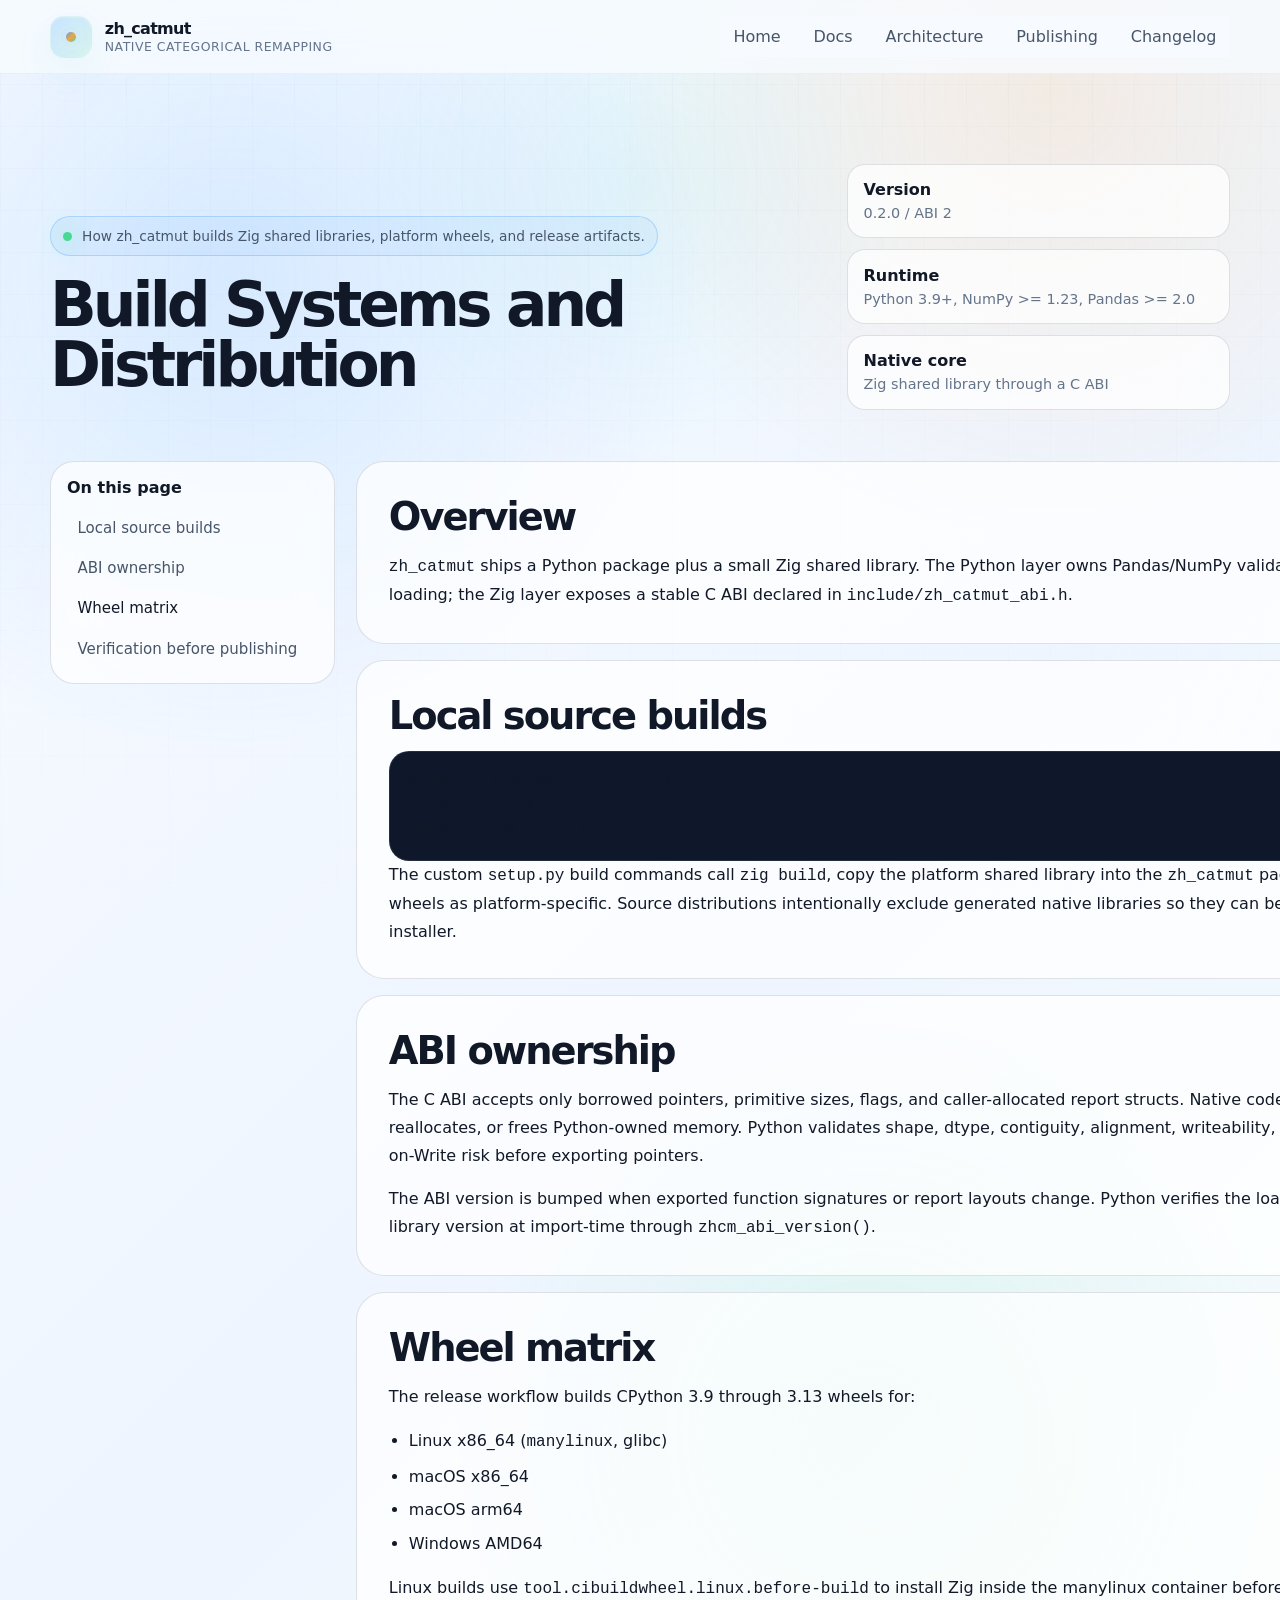
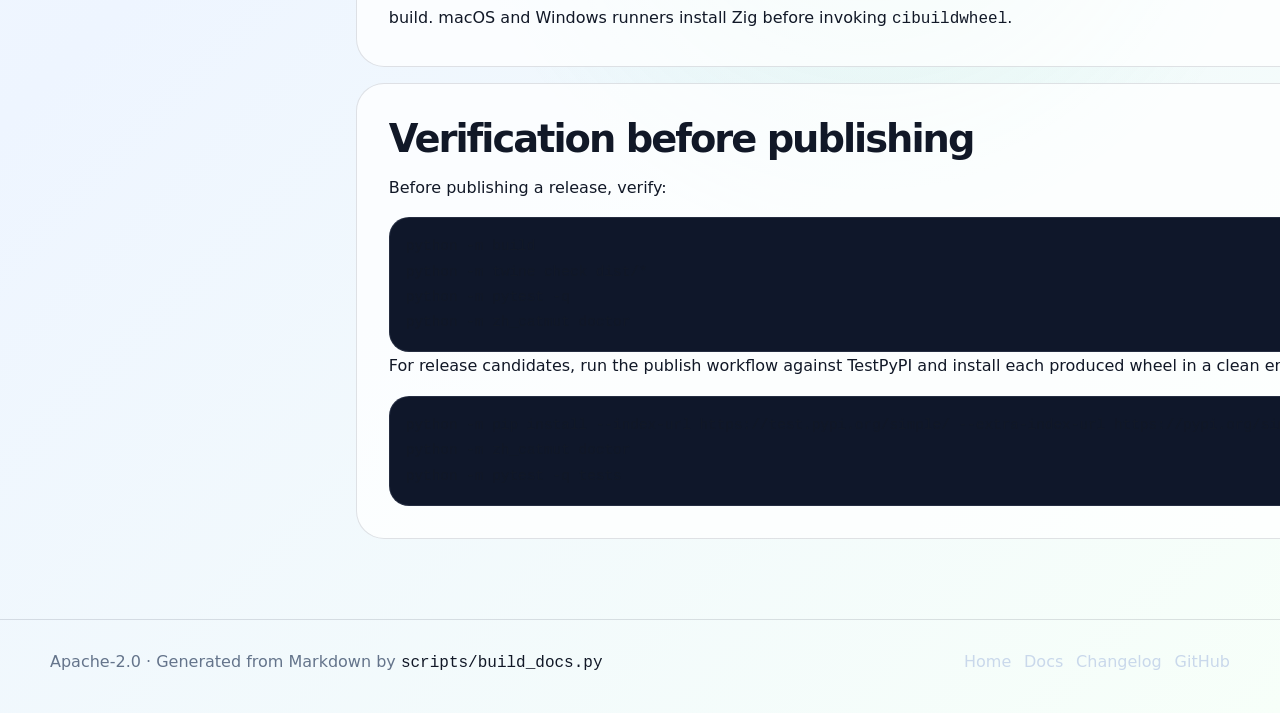
<file: docs/04-build-systems-and-distribution.html>
<!doctype html>
<html lang="en">
  <head>
    <meta charset="utf-8">
    <meta name="viewport" content="width=device-width, initial-scale=1">
    <title>Build Systems and Distribution · zh_catmut</title>
    <meta name="description" content="How zh_catmut builds Zig shared libraries, platform wheels, and release artifacts.">
    <meta name="robots" content="index,follow">
    <meta name="title" content="Build Systems and Distribution · zh_catmut">
    <link rel="canonical" href="https://mohamedhossammohamed.github.io/zh_catmut/04-build-systems-and-distribution.html">
    <link rel="icon" href="assets/favicon.svg" type="image/svg+xml">
    <link rel="apple-touch-icon" href="assets/social/og-image.png">
    <meta property="og:type" content="website">
    <meta property="og:site_name" content="zh_catmut">
    <meta property="og:url" content="https://mohamedhossammohamed.github.io/zh_catmut/04-build-systems-and-distribution.html">
    <meta property="og:title" content="Build Systems and Distribution · zh_catmut">
    <meta property="og:description" content="How zh_catmut builds Zig shared libraries, platform wheels, and release artifacts.">
    <meta property="og:image" content="https://mohamedhossammohamed.github.io/zh_catmut/assets/social/og-image.png">
    <meta property="og:image:secure_url" content="https://mohamedhossammohamed.github.io/zh_catmut/assets/social/og-image.png">
    <meta property="og:image:type" content="image/png">
    <meta property="og:image:width" content="1200">
    <meta property="og:image:height" content="630">
    <meta property="og:image:alt" content="How zh_catmut builds Zig shared libraries, platform wheels, and release artifacts.">
    <meta name="twitter:card" content="summary_large_image">
    <meta name="twitter:site" content="@MohamedHz72007">
    <meta name="twitter:creator" content="@MohamedHz72007">
    <meta name="twitter:url" content="https://mohamedhossammohamed.github.io/zh_catmut/04-build-systems-and-distribution.html">
    <meta name="twitter:title" content="Build Systems and Distribution · zh_catmut">
    <meta name="twitter:description" content="How zh_catmut builds Zig shared libraries, platform wheels, and release artifacts.">
    <meta name="twitter:image" content="https://mohamedhossammohamed.github.io/zh_catmut/assets/social/og-image.png">
    <meta name="twitter:image:alt" content="How zh_catmut builds Zig shared libraries, platform wheels, and release artifacts.">
    <link rel="stylesheet" href="assets/css/site.css">
  </head>
  <body>
    <a class="skip-link" href="#main">Skip to content</a>
    
    <div class="site-shell">
      <header class="nav">
        <div class="nav-inner">
          <a class="brand" href="index.html" aria-label="zh_catmut home">
            <span class="brand-mark" aria-hidden="true"></span>
            <span class="brand-text"><span class="brand-name">zh_catmut</span><span class="brand-subtitle">native categorical remapping</span></span>
          </a>
          <button class="nav-toggle" type="button" data-nav-toggle aria-label="Toggle navigation" aria-expanded="false"><span></span></button>
          <nav class="nav-links" aria-label="Primary navigation">
            <a href="index.html">Home</a>
<a href="docs.html">Docs</a>
<a href="architecture.html">Architecture</a>
<a href="publishing.html">Publishing</a>
<a href="changelog.html">Changelog</a>
          </nav>
        </div>
      </header>
      <main id="main">
        <section class="page-hero">
          <div class="container">
            <div class="reveal">
              <p class="eyebrow"><span class="eyebrow-dot"></span>How zh_catmut builds Zig shared libraries, platform wheels, and release artifacts.</p>
              <h1>Build Systems and Distribution</h1>
            </div>
            <div class="page-meta reveal">
              <div class="meta-box"><strong>Version</strong><span>0.2.0 / ABI 2</span></div>
              <div class="meta-box"><strong>Runtime</strong><span>Python 3.9+, NumPy >= 1.23, Pandas >= 2.0</span></div>
              <div class="meta-box"><strong>Native core</strong><span>Zig shared library through a C ABI</span></div>
            </div>
          </div>
        </section>
        <div class="container docs-layout">
          <aside class="docs-sidebar reveal" aria-label="Page contents"><strong>On this page</strong><nav><a href="#local-source-builds">Local source builds</a>
<a href="#abi-ownership">ABI ownership</a>
<a href="#wheel-matrix">Wheel matrix</a>
<a href="#verification-before-publishing">Verification before publishing</a></nav></aside>
          <article class="doc-article">
            <section class="doc-section reveal" id="overview">
  <h2>Overview</h2>
  <p><code>zh_catmut</code> ships a Python package plus a small Zig shared library. The Python layer owns Pandas/NumPy validation and dynamic loading; the Zig layer exposes a stable C ABI declared in <code>include/zh_catmut_abi.h</code>.</p>
</section>
<section class="doc-section reveal" id="local-source-builds">
  <h2>Local source builds</h2>
  <div class="code-panel"><pre data-copy><code class="language-bash">python -m pip install -e &quot;.[test]&quot;
python -m pytest -q
(cd native &amp;&amp; zig build test)</code></pre></div>
  <p>The custom <code>setup.py</code> build commands call <code>zig build</code>, copy the platform shared library into the <code>zh_catmut</code> package, and mark wheels as platform-specific. Source distributions intentionally exclude generated native libraries so they can be rebuilt by the installer.</p>
</section>
<section class="doc-section reveal" id="abi-ownership">
  <h2>ABI ownership</h2>
  <p>The C ABI accepts only borrowed pointers, primitive sizes, flags, and caller-allocated report structs. Native code never retains, reallocates, or frees Python-owned memory. Python validates shape, dtype, contiguity, alignment, writeability, and Pandas Copy-on-Write risk before exporting pointers.</p>
  <p>The ABI version is bumped when exported function signatures or report layouts change. Python verifies the loaded shared library version at import-time through <code>zhcm_abi_version()</code>.</p>
</section>
<section class="doc-section reveal" id="wheel-matrix">
  <h2>Wheel matrix</h2>
  <p>The release workflow builds CPython 3.9 through 3.13 wheels for:</p>
  <ul><li>Linux x86_64 (<code>manylinux</code>, glibc)</li><li>macOS x86_64</li><li>macOS arm64</li><li>Windows AMD64</li></ul>
  <p>Linux builds use <code>tool.cibuildwheel.linux.before-build</code> to install Zig inside the manylinux container before each wheel build. macOS and Windows runners install Zig before invoking <code>cibuildwheel</code>.</p>
</section>
<section class="doc-section reveal" id="verification-before-publishing">
  <h2>Verification before publishing</h2>
  <p>Before publishing a release, verify:</p>
  <div class="code-panel"><pre data-copy><code class="language-bash">python -m build
python -m twine check dist/*
python -m pytest -q
python -m zh_catmut doctor</code></pre></div>
  <p>For release candidates, run the publish workflow against TestPyPI and install each produced wheel in a clean environment with:</p>
  <div class="code-panel"><pre data-copy><code class="language-bash">python -m pip install --index-url https://test.pypi.org/simple/ --extra-index-url https://pypi.org/simple/ zh-catmut
python -m zh_catmut doctor
python -m pytest -q tests</code></pre></div>
</section>
          </article>
        </div>
      </main>
      <footer class="site-footer">
        <div class="footer-inner">
          <span>Apache-2.0 · Generated from Markdown by <code>scripts/build_docs.py</code></span>
          <div class="footer-links">
            <a href="index.html">Home</a>
            <a href="docs.html">Docs</a>
            <a href="changelog.html">Changelog</a>
            <a href="https://github.com/mohamedhossammohamed/zh_catmut">GitHub</a>
          </div>
        </div>
      </footer>
    </div>
    <script src="assets/js/site.js" defer></script>
    
  </body>
</html>
</file>
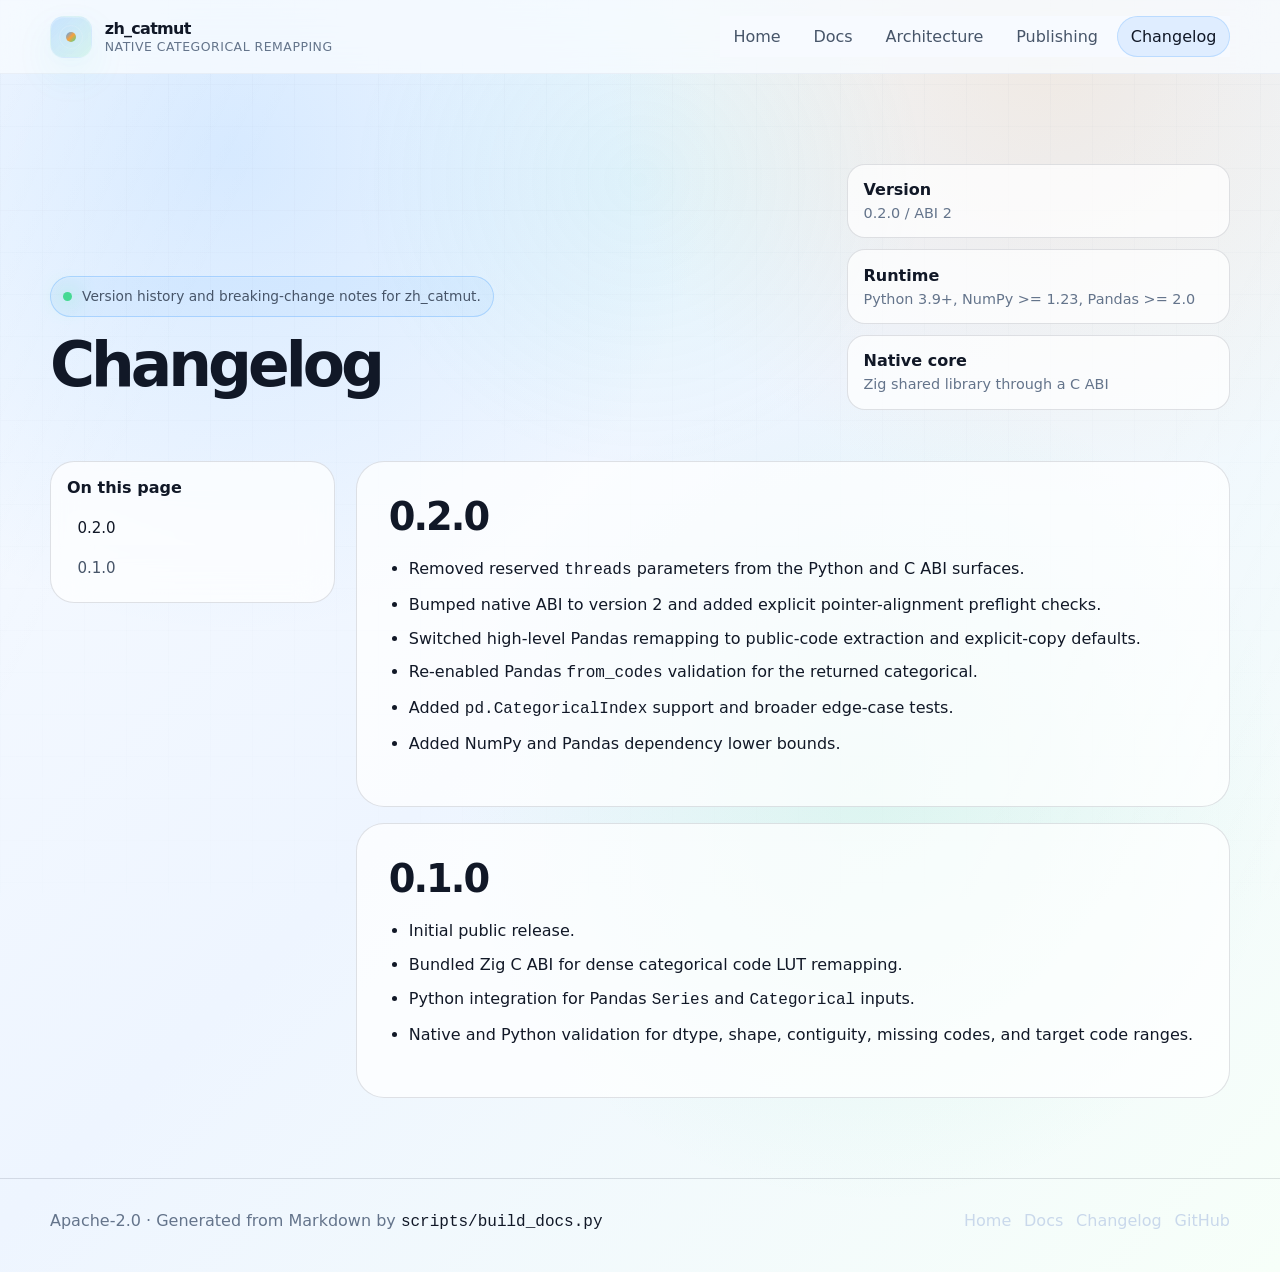
<file: docs/changelog.html>
<!doctype html>
<html lang="en">
  <head>
    <meta charset="utf-8">
    <meta name="viewport" content="width=device-width, initial-scale=1">
    <title>Changelog · zh_catmut</title>
    <meta name="description" content="Version history and breaking-change notes for zh_catmut.">
    <meta name="robots" content="index,follow">
    <meta name="title" content="Changelog · zh_catmut">
    <link rel="canonical" href="https://mohamedhossammohamed.github.io/zh_catmut/changelog.html">
    <link rel="icon" href="assets/favicon.svg" type="image/svg+xml">
    <link rel="apple-touch-icon" href="assets/social/og-image.png">
    <meta property="og:type" content="website">
    <meta property="og:site_name" content="zh_catmut">
    <meta property="og:url" content="https://mohamedhossammohamed.github.io/zh_catmut/changelog.html">
    <meta property="og:title" content="Changelog · zh_catmut">
    <meta property="og:description" content="Version history and breaking-change notes for zh_catmut.">
    <meta property="og:image" content="https://mohamedhossammohamed.github.io/zh_catmut/assets/social/og-image.png">
    <meta property="og:image:secure_url" content="https://mohamedhossammohamed.github.io/zh_catmut/assets/social/og-image.png">
    <meta property="og:image:type" content="image/png">
    <meta property="og:image:width" content="1200">
    <meta property="og:image:height" content="630">
    <meta property="og:image:alt" content="Version history and breaking-change notes for zh_catmut.">
    <meta name="twitter:card" content="summary_large_image">
    <meta name="twitter:site" content="@MohamedHz72007">
    <meta name="twitter:creator" content="@MohamedHz72007">
    <meta name="twitter:url" content="https://mohamedhossammohamed.github.io/zh_catmut/changelog.html">
    <meta name="twitter:title" content="Changelog · zh_catmut">
    <meta name="twitter:description" content="Version history and breaking-change notes for zh_catmut.">
    <meta name="twitter:image" content="https://mohamedhossammohamed.github.io/zh_catmut/assets/social/og-image.png">
    <meta name="twitter:image:alt" content="Version history and breaking-change notes for zh_catmut.">
    <link rel="stylesheet" href="assets/css/site.css">
  </head>
  <body>
    <a class="skip-link" href="#main">Skip to content</a>
    
    <div class="site-shell">
      <header class="nav">
        <div class="nav-inner">
          <a class="brand" href="index.html" aria-label="zh_catmut home">
            <span class="brand-mark" aria-hidden="true"></span>
            <span class="brand-text"><span class="brand-name">zh_catmut</span><span class="brand-subtitle">native categorical remapping</span></span>
          </a>
          <button class="nav-toggle" type="button" data-nav-toggle aria-label="Toggle navigation" aria-expanded="false"><span></span></button>
          <nav class="nav-links" aria-label="Primary navigation">
            <a href="index.html">Home</a>
<a href="docs.html">Docs</a>
<a href="architecture.html">Architecture</a>
<a href="publishing.html">Publishing</a>
<a href="changelog.html" aria-current="page">Changelog</a>
          </nav>
        </div>
      </header>
      <main id="main">
        <section class="page-hero">
          <div class="container">
            <div class="reveal">
              <p class="eyebrow"><span class="eyebrow-dot"></span>Version history and breaking-change notes for zh_catmut.</p>
              <h1>Changelog</h1>
            </div>
            <div class="page-meta reveal">
              <div class="meta-box"><strong>Version</strong><span>0.2.0 / ABI 2</span></div>
              <div class="meta-box"><strong>Runtime</strong><span>Python 3.9+, NumPy >= 1.23, Pandas >= 2.0</span></div>
              <div class="meta-box"><strong>Native core</strong><span>Zig shared library through a C ABI</span></div>
            </div>
          </div>
        </section>
        <div class="container docs-layout">
          <aside class="docs-sidebar reveal" aria-label="Page contents"><strong>On this page</strong><nav><a href="#0-2-0">0.2.0</a>
<a href="#0-1-0">0.1.0</a></nav></aside>
          <article class="doc-article">
            <section class="doc-section reveal" id="0-2-0">
  <h2>0.2.0</h2>
  <ul><li>Removed reserved <code>threads</code> parameters from the Python and C ABI surfaces.</li><li>Bumped native ABI to version 2 and added explicit pointer-alignment preflight checks.</li><li>Switched high-level Pandas remapping to public-code extraction and explicit-copy defaults.</li><li>Re-enabled Pandas <code>from_codes</code> validation for the returned categorical.</li><li>Added <code>pd.CategoricalIndex</code> support and broader edge-case tests.</li><li>Added NumPy and Pandas dependency lower bounds.</li></ul>
</section>
<section class="doc-section reveal" id="0-1-0">
  <h2>0.1.0</h2>
  <ul><li>Initial public release.</li><li>Bundled Zig C ABI for dense categorical code LUT remapping.</li><li>Python integration for Pandas <code>Series</code> and <code>Categorical</code> inputs.</li><li>Native and Python validation for dtype, shape, contiguity, missing codes, and target code ranges.</li></ul>
</section>
          </article>
        </div>
      </main>
      <footer class="site-footer">
        <div class="footer-inner">
          <span>Apache-2.0 · Generated from Markdown by <code>scripts/build_docs.py</code></span>
          <div class="footer-links">
            <a href="index.html">Home</a>
            <a href="docs.html">Docs</a>
            <a href="changelog.html">Changelog</a>
            <a href="https://github.com/mohamedhossammohamed/zh_catmut">GitHub</a>
          </div>
        </div>
      </footer>
    </div>
    <script src="assets/js/site.js" defer></script>
    
  </body>
</html>
</file>
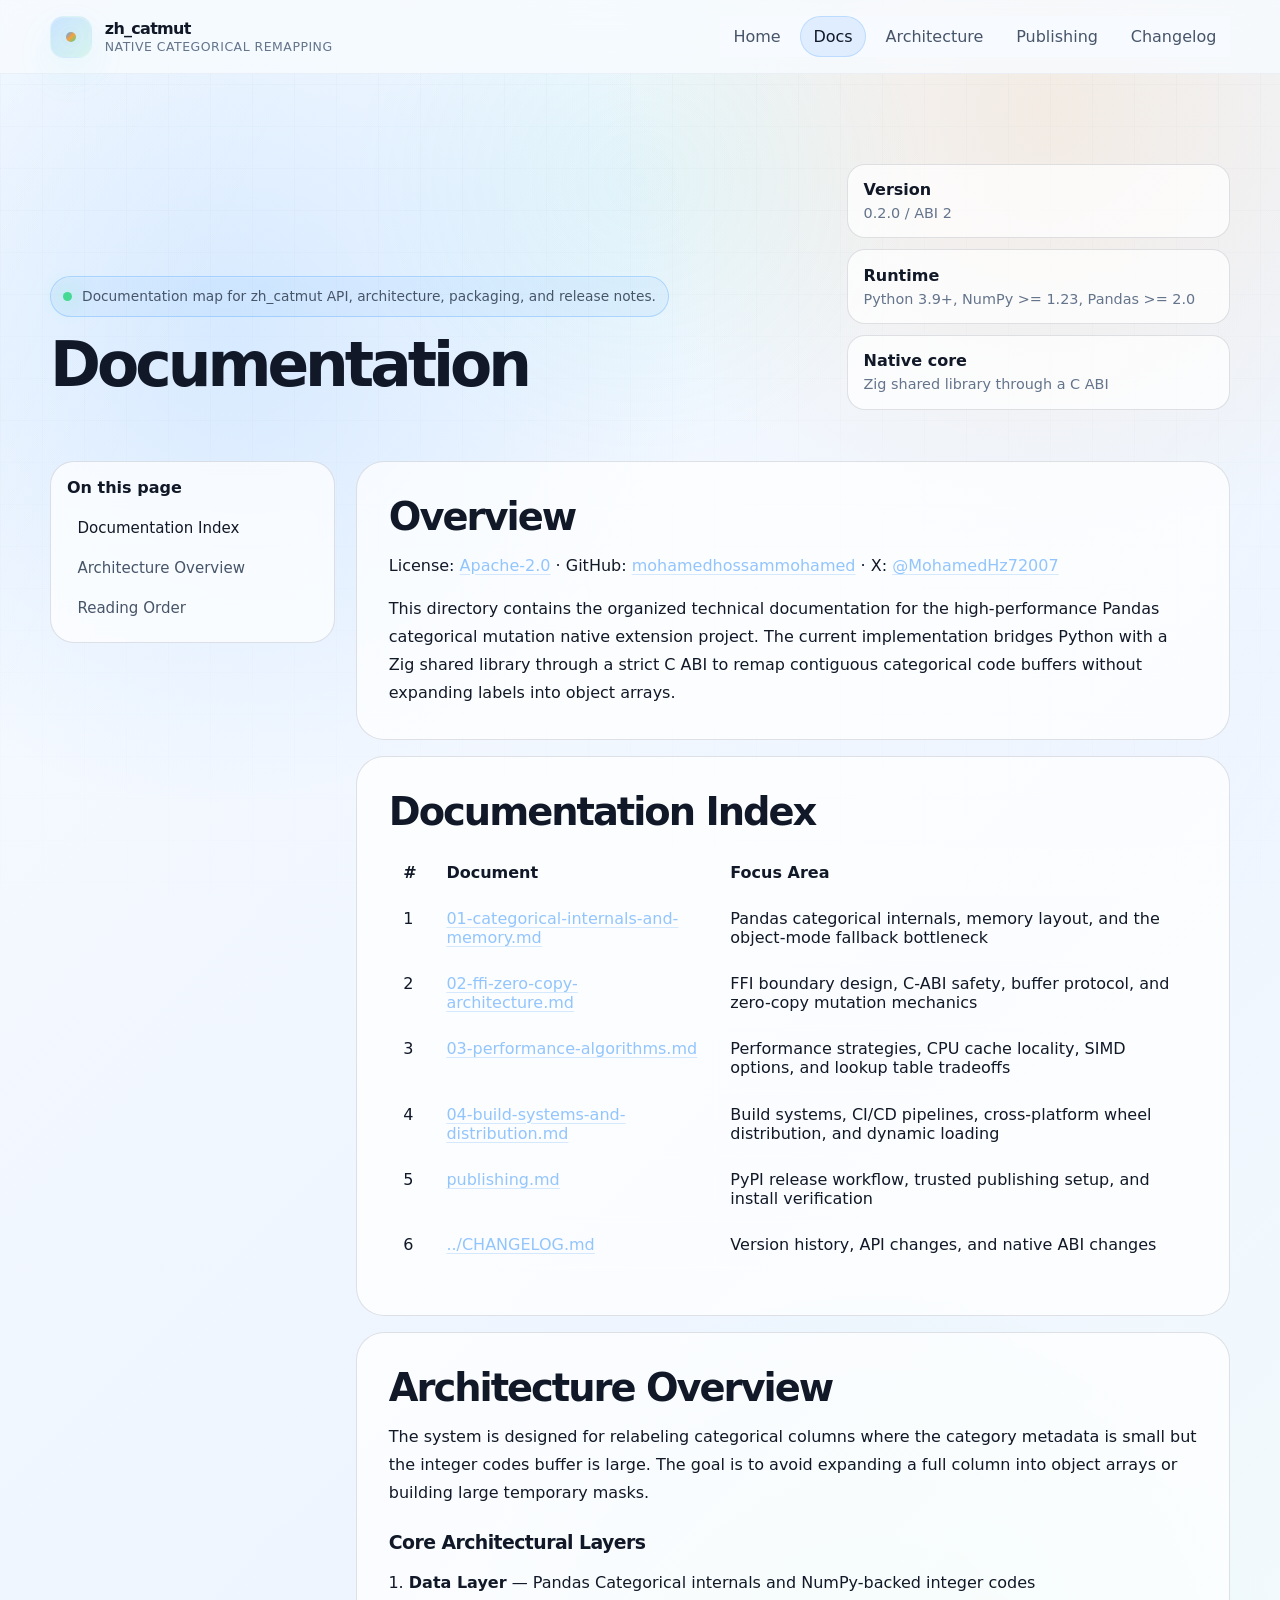
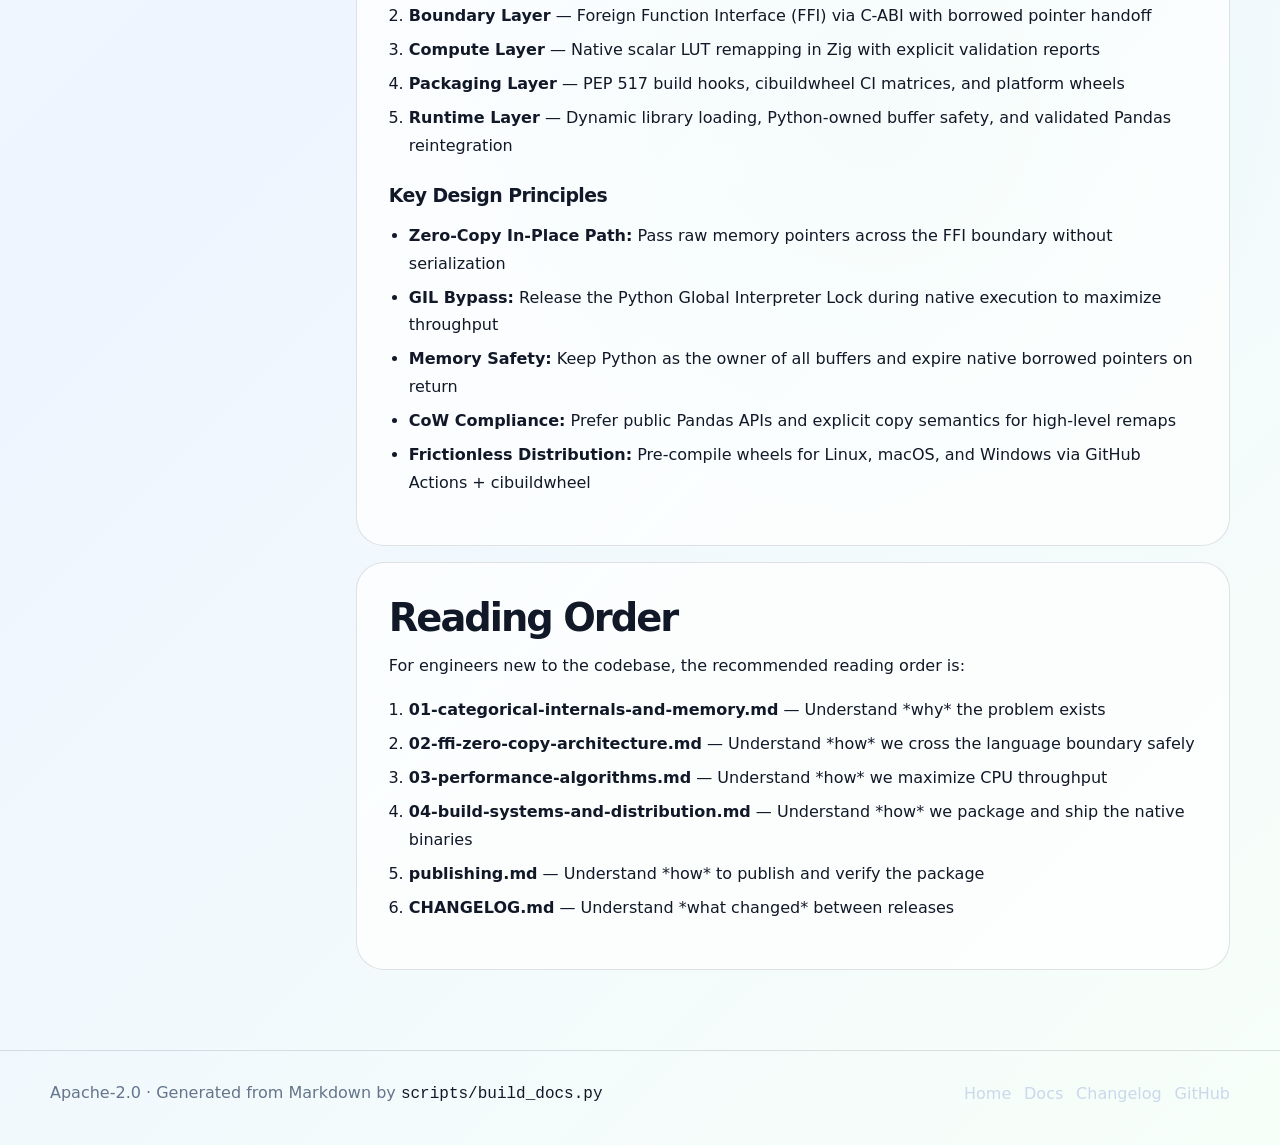
<file: docs/docs.html>
<!doctype html>
<html lang="en">
  <head>
    <meta charset="utf-8">
    <meta name="viewport" content="width=device-width, initial-scale=1">
    <title>Documentation · zh_catmut</title>
    <meta name="description" content="Documentation map for zh_catmut API, architecture, packaging, and release notes.">
    <meta name="robots" content="index,follow">
    <meta name="title" content="Documentation · zh_catmut">
    <link rel="canonical" href="https://mohamedhossammohamed.github.io/zh_catmut/docs.html">
    <link rel="icon" href="assets/favicon.svg" type="image/svg+xml">
    <link rel="apple-touch-icon" href="assets/social/og-image.png">
    <meta property="og:type" content="website">
    <meta property="og:site_name" content="zh_catmut">
    <meta property="og:url" content="https://mohamedhossammohamed.github.io/zh_catmut/docs.html">
    <meta property="og:title" content="Documentation · zh_catmut">
    <meta property="og:description" content="Documentation map for zh_catmut API, architecture, packaging, and release notes.">
    <meta property="og:image" content="https://mohamedhossammohamed.github.io/zh_catmut/assets/social/og-image.png">
    <meta property="og:image:secure_url" content="https://mohamedhossammohamed.github.io/zh_catmut/assets/social/og-image.png">
    <meta property="og:image:type" content="image/png">
    <meta property="og:image:width" content="1200">
    <meta property="og:image:height" content="630">
    <meta property="og:image:alt" content="Documentation map for zh_catmut API, architecture, packaging, and release notes.">
    <meta name="twitter:card" content="summary_large_image">
    <meta name="twitter:site" content="@MohamedHz72007">
    <meta name="twitter:creator" content="@MohamedHz72007">
    <meta name="twitter:url" content="https://mohamedhossammohamed.github.io/zh_catmut/docs.html">
    <meta name="twitter:title" content="Documentation · zh_catmut">
    <meta name="twitter:description" content="Documentation map for zh_catmut API, architecture, packaging, and release notes.">
    <meta name="twitter:image" content="https://mohamedhossammohamed.github.io/zh_catmut/assets/social/og-image.png">
    <meta name="twitter:image:alt" content="Documentation map for zh_catmut API, architecture, packaging, and release notes.">
    <link rel="stylesheet" href="assets/css/site.css">
  </head>
  <body>
    <a class="skip-link" href="#main">Skip to content</a>
    
    <div class="site-shell">
      <header class="nav">
        <div class="nav-inner">
          <a class="brand" href="index.html" aria-label="zh_catmut home">
            <span class="brand-mark" aria-hidden="true"></span>
            <span class="brand-text"><span class="brand-name">zh_catmut</span><span class="brand-subtitle">native categorical remapping</span></span>
          </a>
          <button class="nav-toggle" type="button" data-nav-toggle aria-label="Toggle navigation" aria-expanded="false"><span></span></button>
          <nav class="nav-links" aria-label="Primary navigation">
            <a href="index.html">Home</a>
<a href="docs.html" aria-current="page">Docs</a>
<a href="architecture.html">Architecture</a>
<a href="publishing.html">Publishing</a>
<a href="changelog.html">Changelog</a>
          </nav>
        </div>
      </header>
      <main id="main">
        <section class="page-hero">
          <div class="container">
            <div class="reveal">
              <p class="eyebrow"><span class="eyebrow-dot"></span>Documentation map for zh_catmut API, architecture, packaging, and release notes.</p>
              <h1>Documentation</h1>
            </div>
            <div class="page-meta reveal">
              <div class="meta-box"><strong>Version</strong><span>0.2.0 / ABI 2</span></div>
              <div class="meta-box"><strong>Runtime</strong><span>Python 3.9+, NumPy >= 1.23, Pandas >= 2.0</span></div>
              <div class="meta-box"><strong>Native core</strong><span>Zig shared library through a C ABI</span></div>
            </div>
          </div>
        </section>
        <div class="container docs-layout">
          <aside class="docs-sidebar reveal" aria-label="Page contents"><strong>On this page</strong><nav><a href="#documentation-index">Documentation Index</a>
<a href="#architecture-overview">Architecture Overview</a>
<a href="#reading-order">Reading Order</a></nav></aside>
          <article class="doc-article">
            <section class="doc-section reveal" id="overview">
  <h2>Overview</h2>
  <p>License: <a href="../LICENSE">Apache-2.0</a> · GitHub: <a href="https://github.com/mohamedhossammohamed">mohamedhossammohamed</a> · X: <a href="https://x.com/MohamedHz72007">@MohamedHz72007</a></p>
  <p>This directory contains the organized technical documentation for the high-performance Pandas categorical mutation native extension project. The current implementation bridges Python with a Zig shared library through a strict C ABI to remap contiguous categorical code buffers without expanding labels into object arrays.</p>
</section>
<section class="doc-section reveal" id="documentation-index">
  <h2>Documentation Index</h2>
  <table class="doc-table"><thead><tr><th>#</th><th>Document</th><th>Focus Area</th></tr></thead><tbody><tr><td>1</td><td><a href="01-categorical-internals-and-memory.html">01-categorical-internals-and-memory.md</a></td><td>Pandas categorical internals, memory layout, and the object-mode fallback bottleneck</td></tr><tr><td>2</td><td><a href="02-ffi-zero-copy-architecture.html">02-ffi-zero-copy-architecture.md</a></td><td>FFI boundary design, C-ABI safety, buffer protocol, and zero-copy mutation mechanics</td></tr><tr><td>3</td><td><a href="03-performance-algorithms.html">03-performance-algorithms.md</a></td><td>Performance strategies, CPU cache locality, SIMD options, and lookup table tradeoffs</td></tr><tr><td>4</td><td><a href="04-build-systems-and-distribution.html">04-build-systems-and-distribution.md</a></td><td>Build systems, CI/CD pipelines, cross-platform wheel distribution, and dynamic loading</td></tr><tr><td>5</td><td><a href="publishing.html">publishing.md</a></td><td>PyPI release workflow, trusted publishing setup, and install verification</td></tr><tr><td>6</td><td><a href="changelog.html">../CHANGELOG.md</a></td><td>Version history, API changes, and native ABI changes</td></tr></tbody></table>
</section>
<section class="doc-section reveal" id="architecture-overview">
  <h2>Architecture Overview</h2>
  <p>The system is designed for relabeling categorical columns where the category metadata is small but the integer codes buffer is large. The goal is to avoid expanding a full column into object arrays or building large temporary masks.</p>
  <h3 id="core-architectural-layers">Core Architectural Layers</h3>
  <ol><li><strong>Data Layer</strong> — Pandas Categorical internals and NumPy-backed integer codes</li><li><strong>Boundary Layer</strong> — Foreign Function Interface (FFI) via C-ABI with borrowed pointer handoff</li><li><strong>Compute Layer</strong> — Native scalar LUT remapping in Zig with explicit validation reports</li><li><strong>Packaging Layer</strong> — PEP 517 build hooks, cibuildwheel CI matrices, and platform wheels</li><li><strong>Runtime Layer</strong> — Dynamic library loading, Python-owned buffer safety, and validated Pandas reintegration</li></ol>
  <h3 id="key-design-principles">Key Design Principles</h3>
  <ul><li><strong>Zero-Copy In-Place Path:</strong> Pass raw memory pointers across the FFI boundary without serialization</li><li><strong>GIL Bypass:</strong> Release the Python Global Interpreter Lock during native execution to maximize throughput</li><li><strong>Memory Safety:</strong> Keep Python as the owner of all buffers and expire native borrowed pointers on return</li><li><strong>CoW Compliance:</strong> Prefer public Pandas APIs and explicit copy semantics for high-level remaps</li><li><strong>Frictionless Distribution:</strong> Pre-compile wheels for Linux, macOS, and Windows via GitHub Actions + cibuildwheel</li></ul>
</section>
<section class="doc-section reveal" id="reading-order">
  <h2>Reading Order</h2>
  <p>For engineers new to the codebase, the recommended reading order is:</p>
  <ol><li><strong>01-categorical-internals-and-memory.md</strong> — Understand *why* the problem exists</li><li><strong>02-ffi-zero-copy-architecture.md</strong> — Understand *how* we cross the language boundary safely</li><li><strong>03-performance-algorithms.md</strong> — Understand *how* we maximize CPU throughput</li><li><strong>04-build-systems-and-distribution.md</strong> — Understand *how* we package and ship the native binaries</li><li><strong>publishing.md</strong> — Understand *how* to publish and verify the package</li><li><strong>CHANGELOG.md</strong> — Understand *what changed* between releases</li></ol>
</section>
          </article>
        </div>
      </main>
      <footer class="site-footer">
        <div class="footer-inner">
          <span>Apache-2.0 · Generated from Markdown by <code>scripts/build_docs.py</code></span>
          <div class="footer-links">
            <a href="index.html">Home</a>
            <a href="docs.html">Docs</a>
            <a href="changelog.html">Changelog</a>
            <a href="https://github.com/mohamedhossammohamed/zh_catmut">GitHub</a>
          </div>
        </div>
      </footer>
    </div>
    <script src="assets/js/site.js" defer></script>
    
  </body>
</html>
</file>
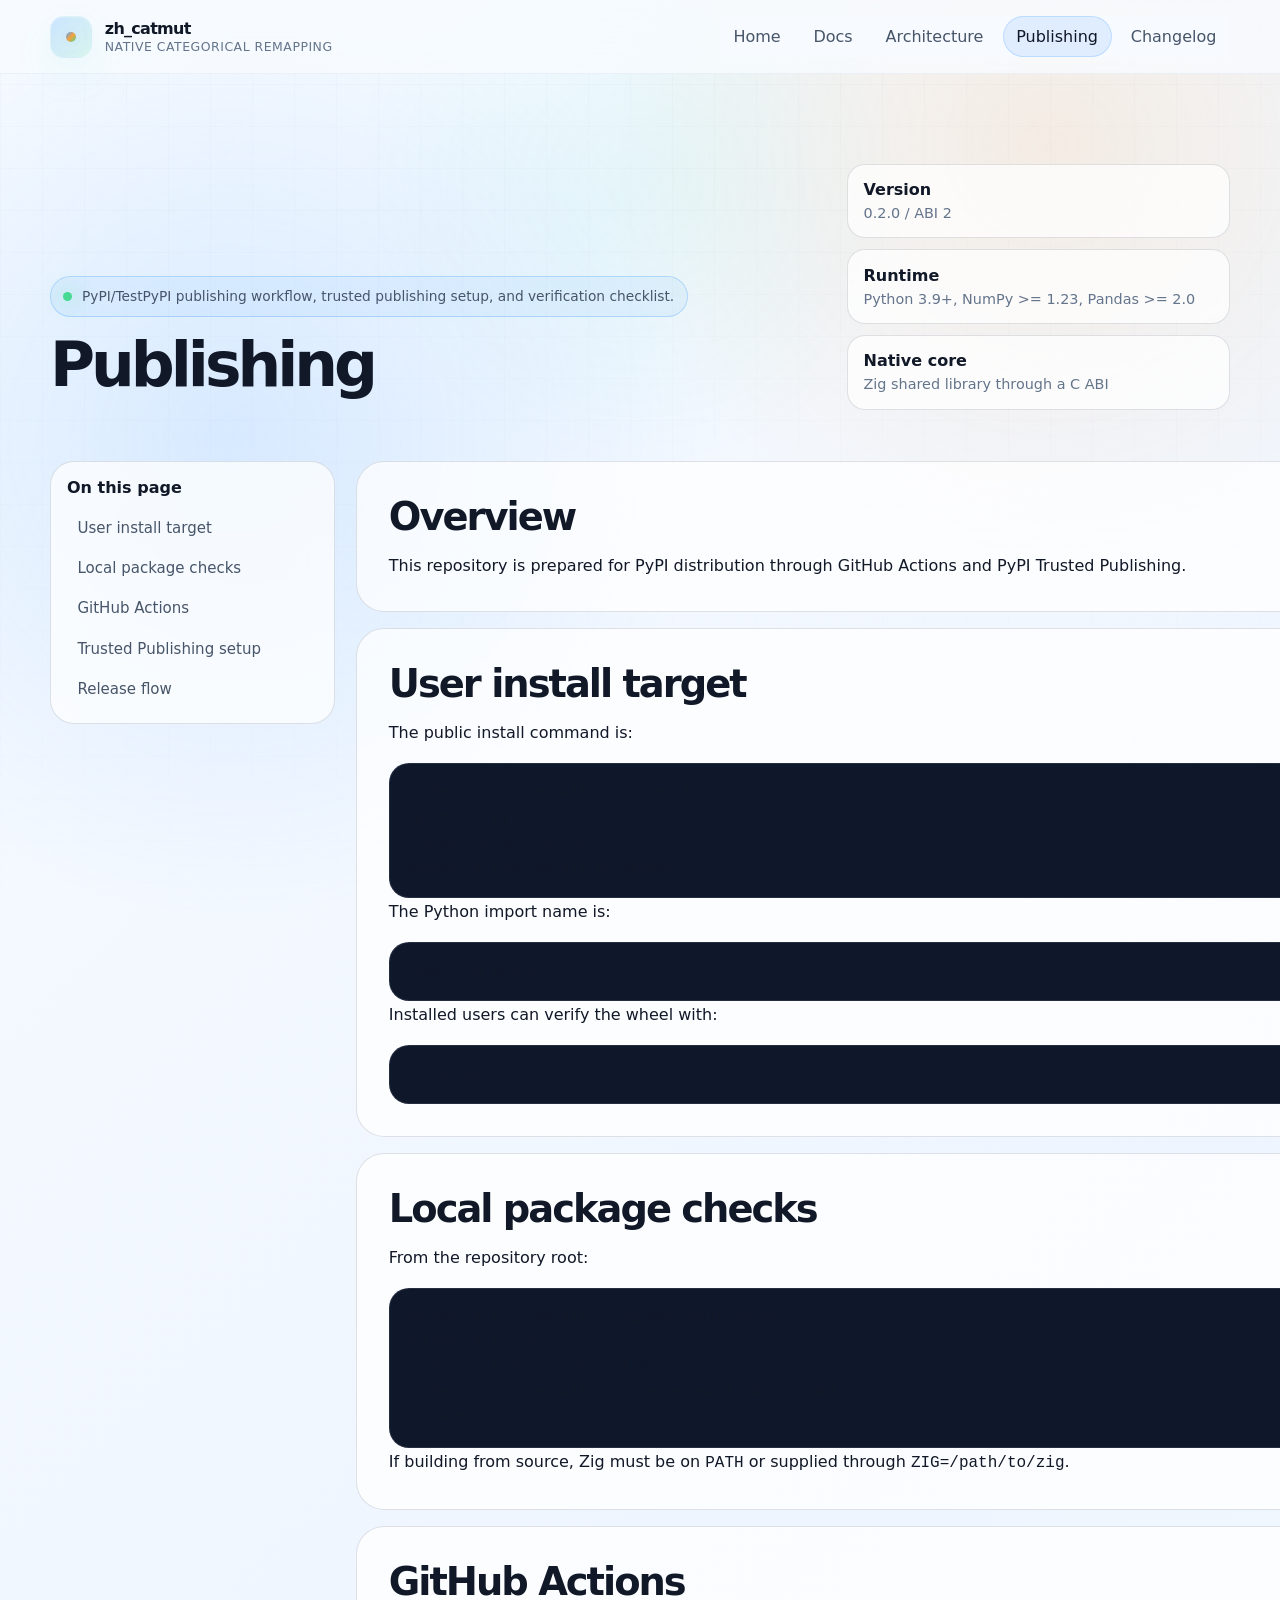
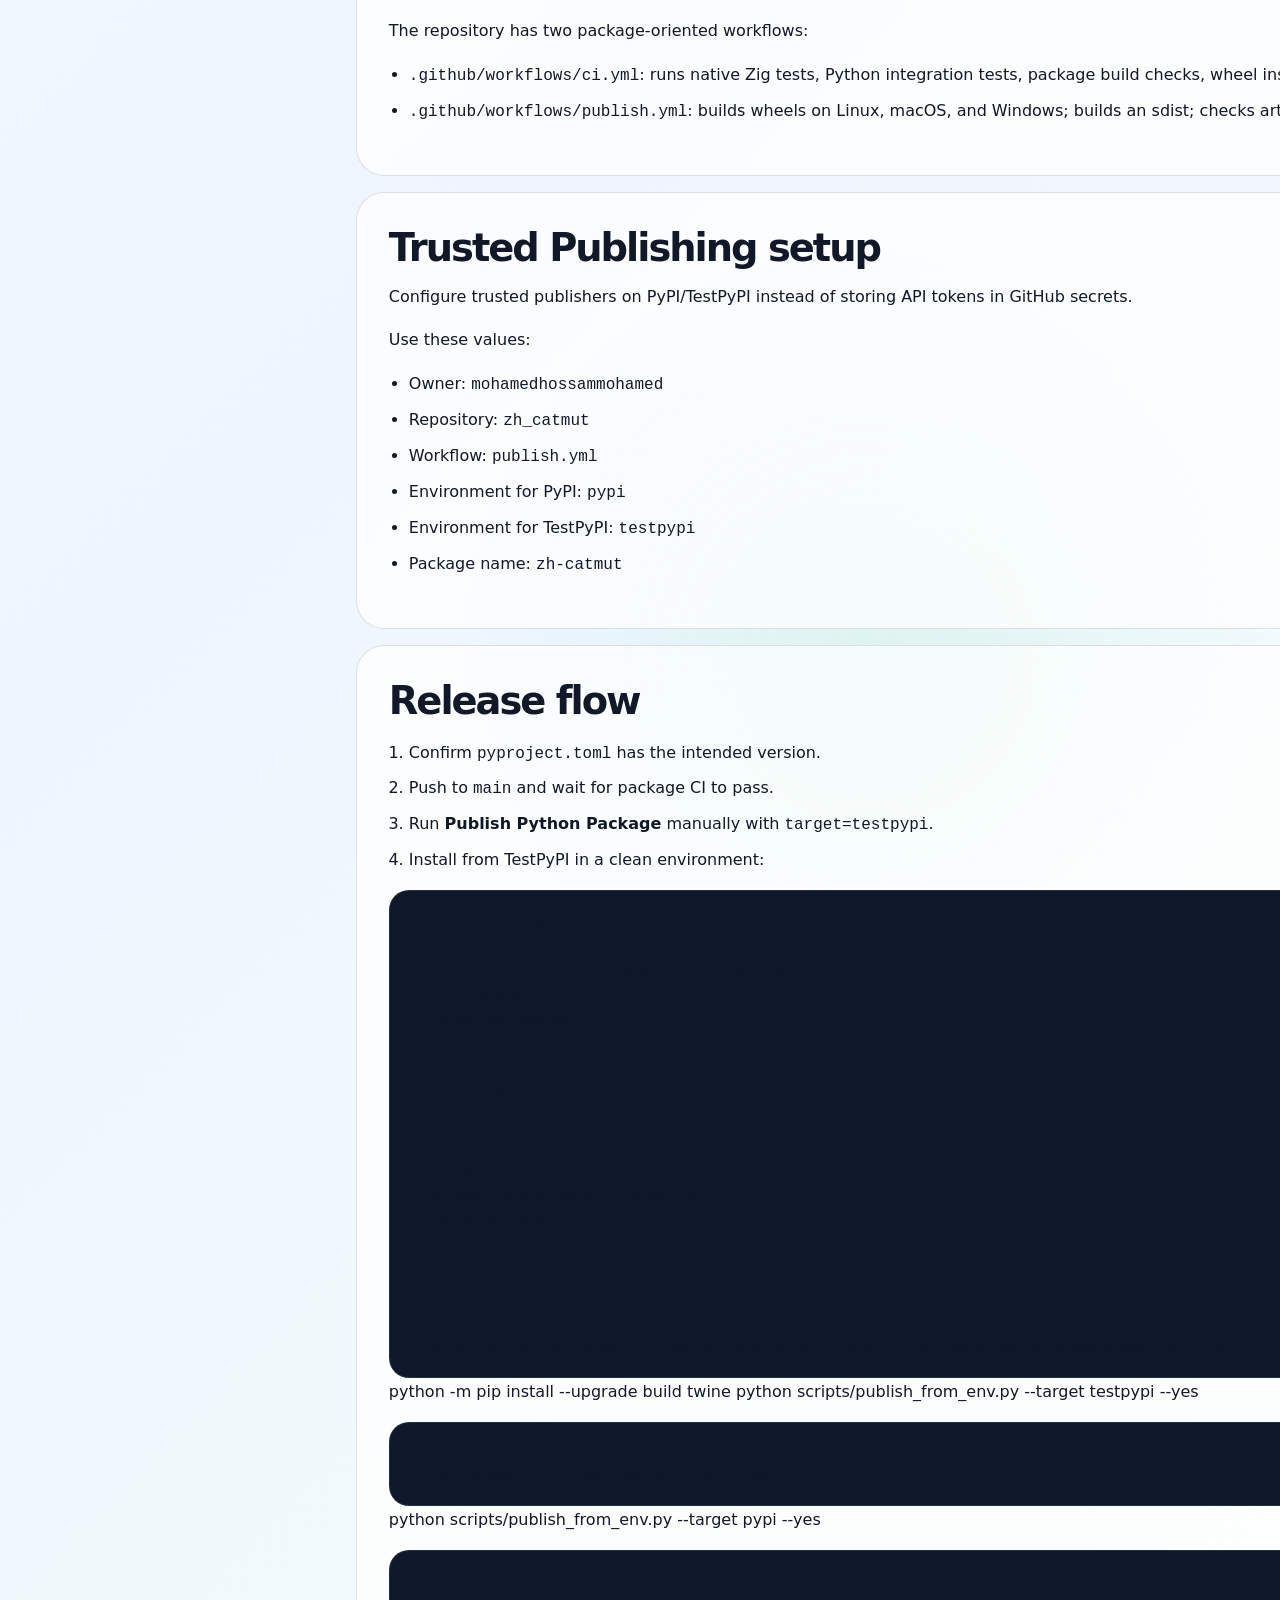
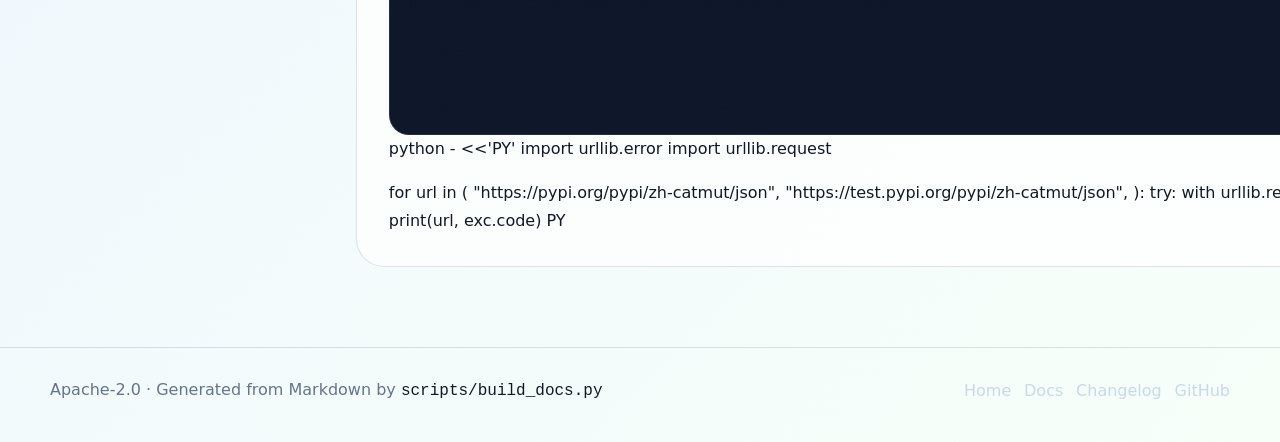
<file: docs/publishing.html>
<!doctype html>
<html lang="en">
  <head>
    <meta charset="utf-8">
    <meta name="viewport" content="width=device-width, initial-scale=1">
    <title>Publishing · zh_catmut</title>
    <meta name="description" content="PyPI/TestPyPI publishing workflow, trusted publishing setup, and verification checklist.">
    <meta name="robots" content="index,follow">
    <meta name="title" content="Publishing · zh_catmut">
    <link rel="canonical" href="https://mohamedhossammohamed.github.io/zh_catmut/publishing.html">
    <link rel="icon" href="assets/favicon.svg" type="image/svg+xml">
    <link rel="apple-touch-icon" href="assets/social/og-image.png">
    <meta property="og:type" content="website">
    <meta property="og:site_name" content="zh_catmut">
    <meta property="og:url" content="https://mohamedhossammohamed.github.io/zh_catmut/publishing.html">
    <meta property="og:title" content="Publishing · zh_catmut">
    <meta property="og:description" content="PyPI/TestPyPI publishing workflow, trusted publishing setup, and verification checklist.">
    <meta property="og:image" content="https://mohamedhossammohamed.github.io/zh_catmut/assets/social/og-image.png">
    <meta property="og:image:secure_url" content="https://mohamedhossammohamed.github.io/zh_catmut/assets/social/og-image.png">
    <meta property="og:image:type" content="image/png">
    <meta property="og:image:width" content="1200">
    <meta property="og:image:height" content="630">
    <meta property="og:image:alt" content="PyPI/TestPyPI publishing workflow, trusted publishing setup, and verification checklist.">
    <meta name="twitter:card" content="summary_large_image">
    <meta name="twitter:site" content="@MohamedHz72007">
    <meta name="twitter:creator" content="@MohamedHz72007">
    <meta name="twitter:url" content="https://mohamedhossammohamed.github.io/zh_catmut/publishing.html">
    <meta name="twitter:title" content="Publishing · zh_catmut">
    <meta name="twitter:description" content="PyPI/TestPyPI publishing workflow, trusted publishing setup, and verification checklist.">
    <meta name="twitter:image" content="https://mohamedhossammohamed.github.io/zh_catmut/assets/social/og-image.png">
    <meta name="twitter:image:alt" content="PyPI/TestPyPI publishing workflow, trusted publishing setup, and verification checklist.">
    <link rel="stylesheet" href="assets/css/site.css">
  </head>
  <body>
    <a class="skip-link" href="#main">Skip to content</a>
    
    <div class="site-shell">
      <header class="nav">
        <div class="nav-inner">
          <a class="brand" href="index.html" aria-label="zh_catmut home">
            <span class="brand-mark" aria-hidden="true"></span>
            <span class="brand-text"><span class="brand-name">zh_catmut</span><span class="brand-subtitle">native categorical remapping</span></span>
          </a>
          <button class="nav-toggle" type="button" data-nav-toggle aria-label="Toggle navigation" aria-expanded="false"><span></span></button>
          <nav class="nav-links" aria-label="Primary navigation">
            <a href="index.html">Home</a>
<a href="docs.html">Docs</a>
<a href="architecture.html">Architecture</a>
<a href="publishing.html" aria-current="page">Publishing</a>
<a href="changelog.html">Changelog</a>
          </nav>
        </div>
      </header>
      <main id="main">
        <section class="page-hero">
          <div class="container">
            <div class="reveal">
              <p class="eyebrow"><span class="eyebrow-dot"></span>PyPI/TestPyPI publishing workflow, trusted publishing setup, and verification checklist.</p>
              <h1>Publishing</h1>
            </div>
            <div class="page-meta reveal">
              <div class="meta-box"><strong>Version</strong><span>0.2.0 / ABI 2</span></div>
              <div class="meta-box"><strong>Runtime</strong><span>Python 3.9+, NumPy >= 1.23, Pandas >= 2.0</span></div>
              <div class="meta-box"><strong>Native core</strong><span>Zig shared library through a C ABI</span></div>
            </div>
          </div>
        </section>
        <div class="container docs-layout">
          <aside class="docs-sidebar reveal" aria-label="Page contents"><strong>On this page</strong><nav><a href="#user-install-target">User install target</a>
<a href="#local-package-checks">Local package checks</a>
<a href="#github-actions">GitHub Actions</a>
<a href="#trusted-publishing-setup">Trusted Publishing setup</a>
<a href="#release-flow">Release flow</a></nav></aside>
          <article class="doc-article">
            <section class="doc-section reveal" id="overview">
  <h2>Overview</h2>
  <p>This repository is prepared for PyPI distribution through GitHub Actions and PyPI Trusted Publishing.</p>
</section>
<section class="doc-section reveal" id="user-install-target">
  <h2>User install target</h2>
  <p>The public install command is:</p>
  <div class="code-panel"><pre data-copy><code class="language-bash">python -m pip install -e &quot;.[test]&quot;
python -m pytest -q
(cd native &amp;&amp; zig build test)
python -m pip install zh-catmut</code></pre></div>
  <p>The Python import name is:</p>
  <div class="code-panel"><pre data-copy><code class="language-python">import zh_catmut</code></pre></div>
  <p>Installed users can verify the wheel with:</p>
  <div class="code-panel"><pre data-copy><code class="language-bash">zh-catmut doctor</code></pre></div>
</section>
<section class="doc-section reveal" id="local-package-checks">
  <h2>Local package checks</h2>
  <p>From the repository root:</p>
  <div class="code-panel"><pre data-copy><code class="language-bash">python -m pip install --upgrade build twine
python -m build
python -m twine check dist/*
python -m pip install --force-reinstall dist/*.whl
zh-catmut doctor</code></pre></div>
  <p>If building from source, Zig must be on <code>PATH</code> or supplied through <code>ZIG=/path/to/zig</code>.</p>
</section>
<section class="doc-section reveal" id="github-actions">
  <h2>GitHub Actions</h2>
  <p>The repository has two package-oriented workflows:</p>
  <ul><li><code>.github/workflows/ci.yml</code>: runs native Zig tests, Python integration tests, package build checks, wheel install verification, and <code>zh-catmut doctor</code>.</li><li><code>.github/workflows/publish.yml</code>: builds wheels on Linux, macOS, and Windows; builds an sdist; checks artifacts; and publishes to TestPyPI or PyPI.</li></ul>
</section>
<section class="doc-section reveal" id="trusted-publishing-setup">
  <h2>Trusted Publishing setup</h2>
  <p>Configure trusted publishers on PyPI/TestPyPI instead of storing API tokens in GitHub secrets.</p>
  <p>Use these values:</p>
  <ul><li>Owner: <code>mohamedhossammohamed</code></li><li>Repository: <code>zh_catmut</code></li><li>Workflow: <code>publish.yml</code></li><li>Environment for PyPI: <code>pypi</code></li><li>Environment for TestPyPI: <code>testpypi</code></li><li>Package name: <code>zh-catmut</code></li></ul>
</section>
<section class="doc-section reveal" id="release-flow">
  <h2>Release flow</h2>
  <ol><li>Confirm <code>pyproject.toml</code> has the intended version.</li><li>Push to <code>main</code> and wait for package CI to pass.</li><li>Run <strong>Publish Python Package</strong> manually with <code>target=testpypi</code>.</li><li>Install from TestPyPI in a clean environment:</li></ol>
  <div class="code-panel"><pre data-copy><code class="language-bash">   python -m pip install \
     --index-url https://test.pypi.org/simple/ \
     --extra-index-url https://pypi.org/simple/ \
     zh-catmut
   zh-catmut doctor
   ```

5. If TestPyPI works, create a GitHub release or manually run the workflow with `target=pypi`.
6. Verify the public install:

   ```bash
   python -m pip install zh-catmut
   zh-catmut doctor
   ```

## Terminal token fallback

Trusted Publishing through GitHub Actions is preferred. If the workflow is blocked and you need a direct terminal upload, copy `.env.example` to `.env`, add a scoped PyPI or TestPyPI API token, then run:
</code></pre></div>
  <p>python -m pip install --upgrade build twine python scripts/publish_from_env.py --target testpypi --yes</p>
  <div class="code-panel"><pre data-copy><code>
After TestPyPI verification, publish to PyPI:
</code></pre></div>
  <p>python scripts/publish_from_env.py --target pypi --yes</p>
  <div class="code-panel"><pre data-copy><code>
The `.env` file is ignored by git and must never be committed.

## Indexing and discoverability checklist

If `pip install zh-catmut` or PyPI search cannot find the project, first confirm whether it exists on the package index:
</code></pre></div>
  <p>python - &lt;&lt;'PY' import urllib.error import urllib.request</p>
  <p>for url in ( "https://pypi.org/pypi/zh-catmut/json", "https://test.pypi.org/pypi/zh-catmut/json", ): try: with urllib.request.urlopen(url, timeout=15) as response: print(url, response.status) except urllib.error.HTTPError as exc: print(url, exc.code) PY</p>
</section>
          </article>
        </div>
      </main>
      <footer class="site-footer">
        <div class="footer-inner">
          <span>Apache-2.0 · Generated from Markdown by <code>scripts/build_docs.py</code></span>
          <div class="footer-links">
            <a href="index.html">Home</a>
            <a href="docs.html">Docs</a>
            <a href="changelog.html">Changelog</a>
            <a href="https://github.com/mohamedhossammohamed/zh_catmut">GitHub</a>
          </div>
        </div>
      </footer>
    </div>
    <script src="assets/js/site.js" defer></script>
    
  </body>
</html>
</file>
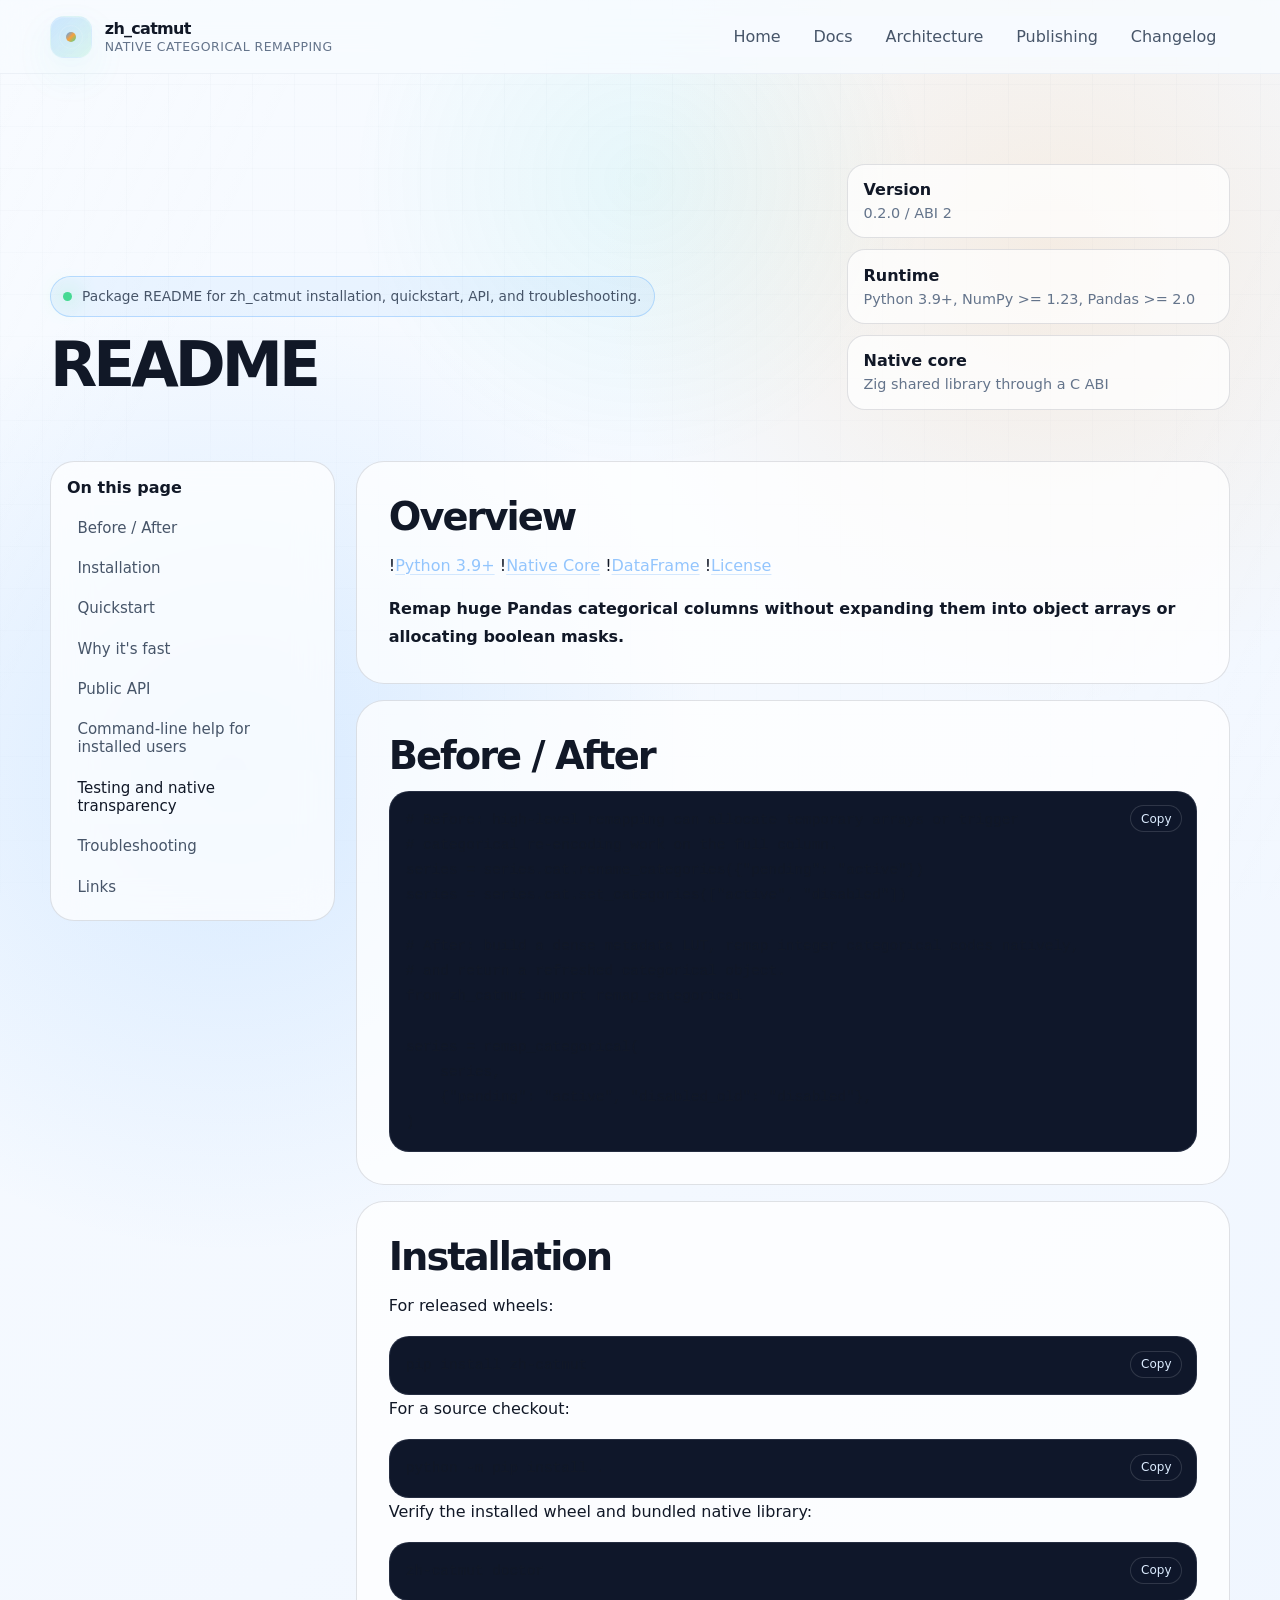
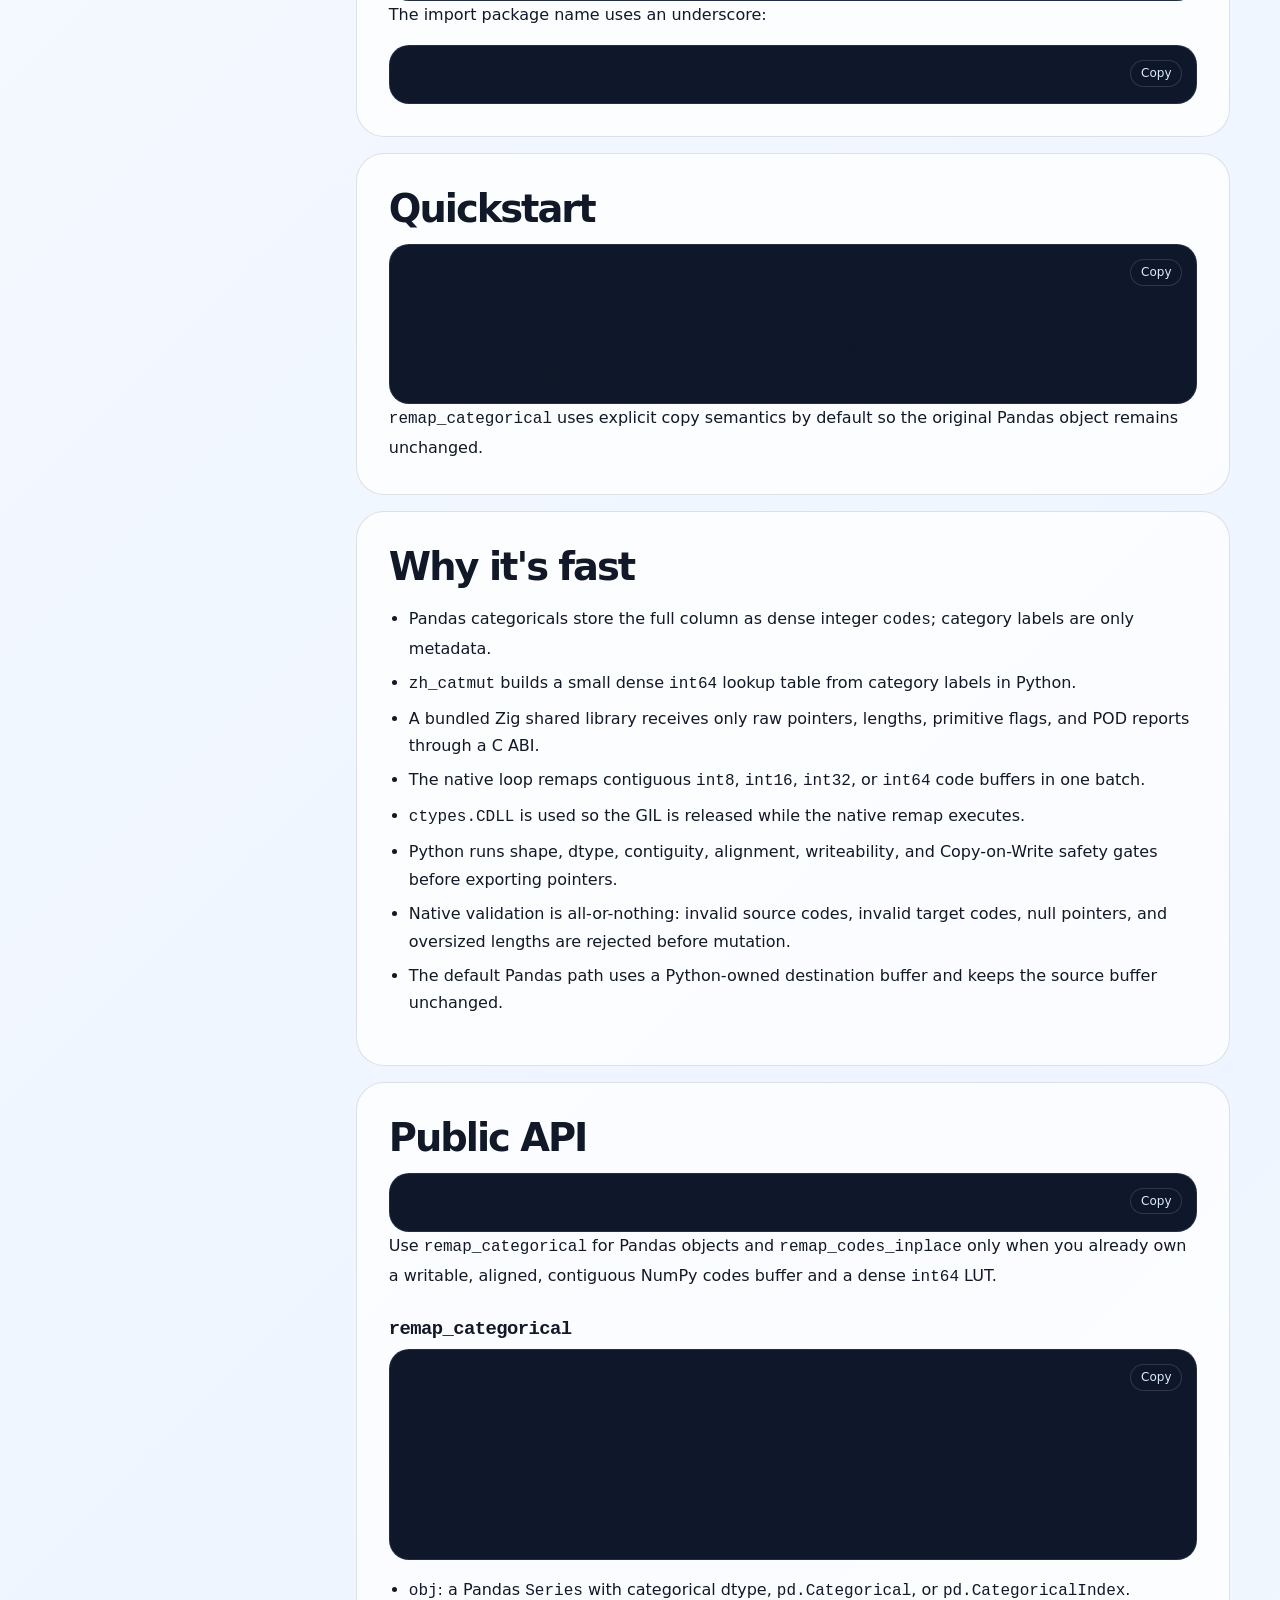
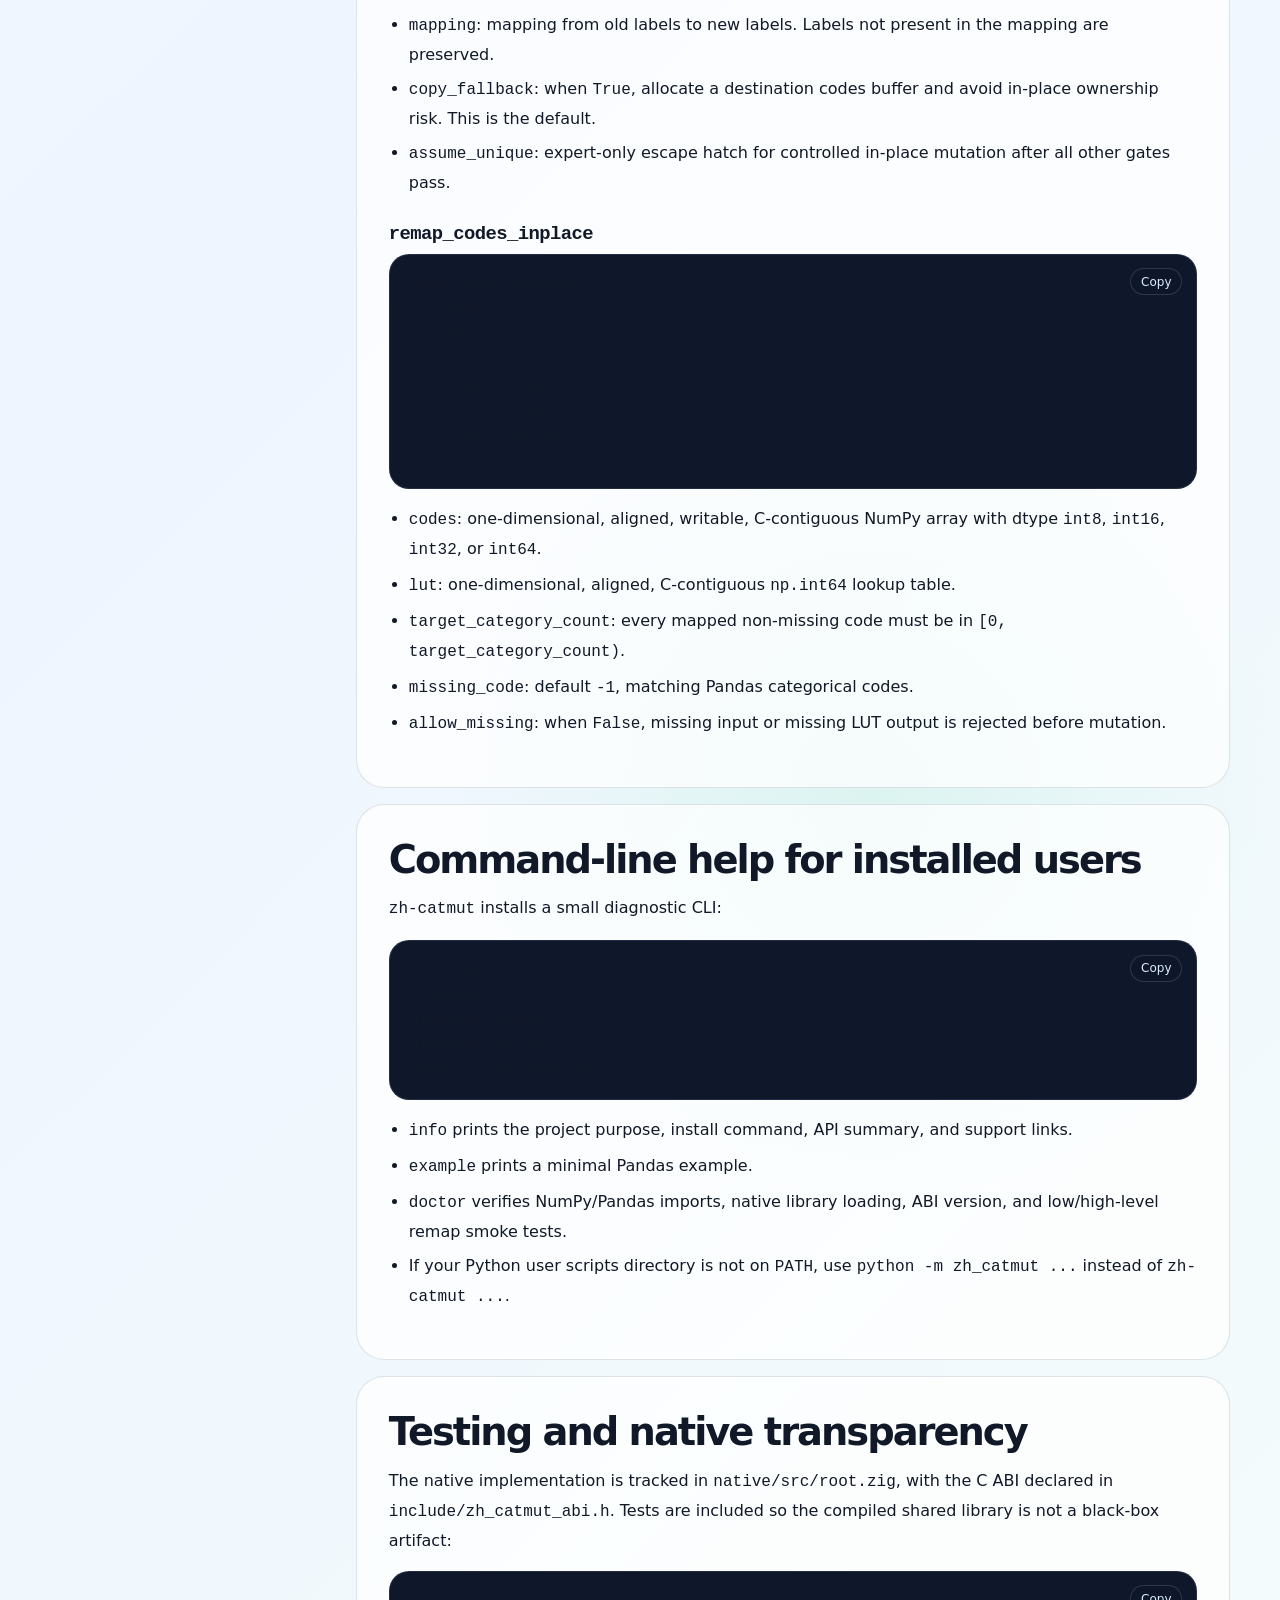
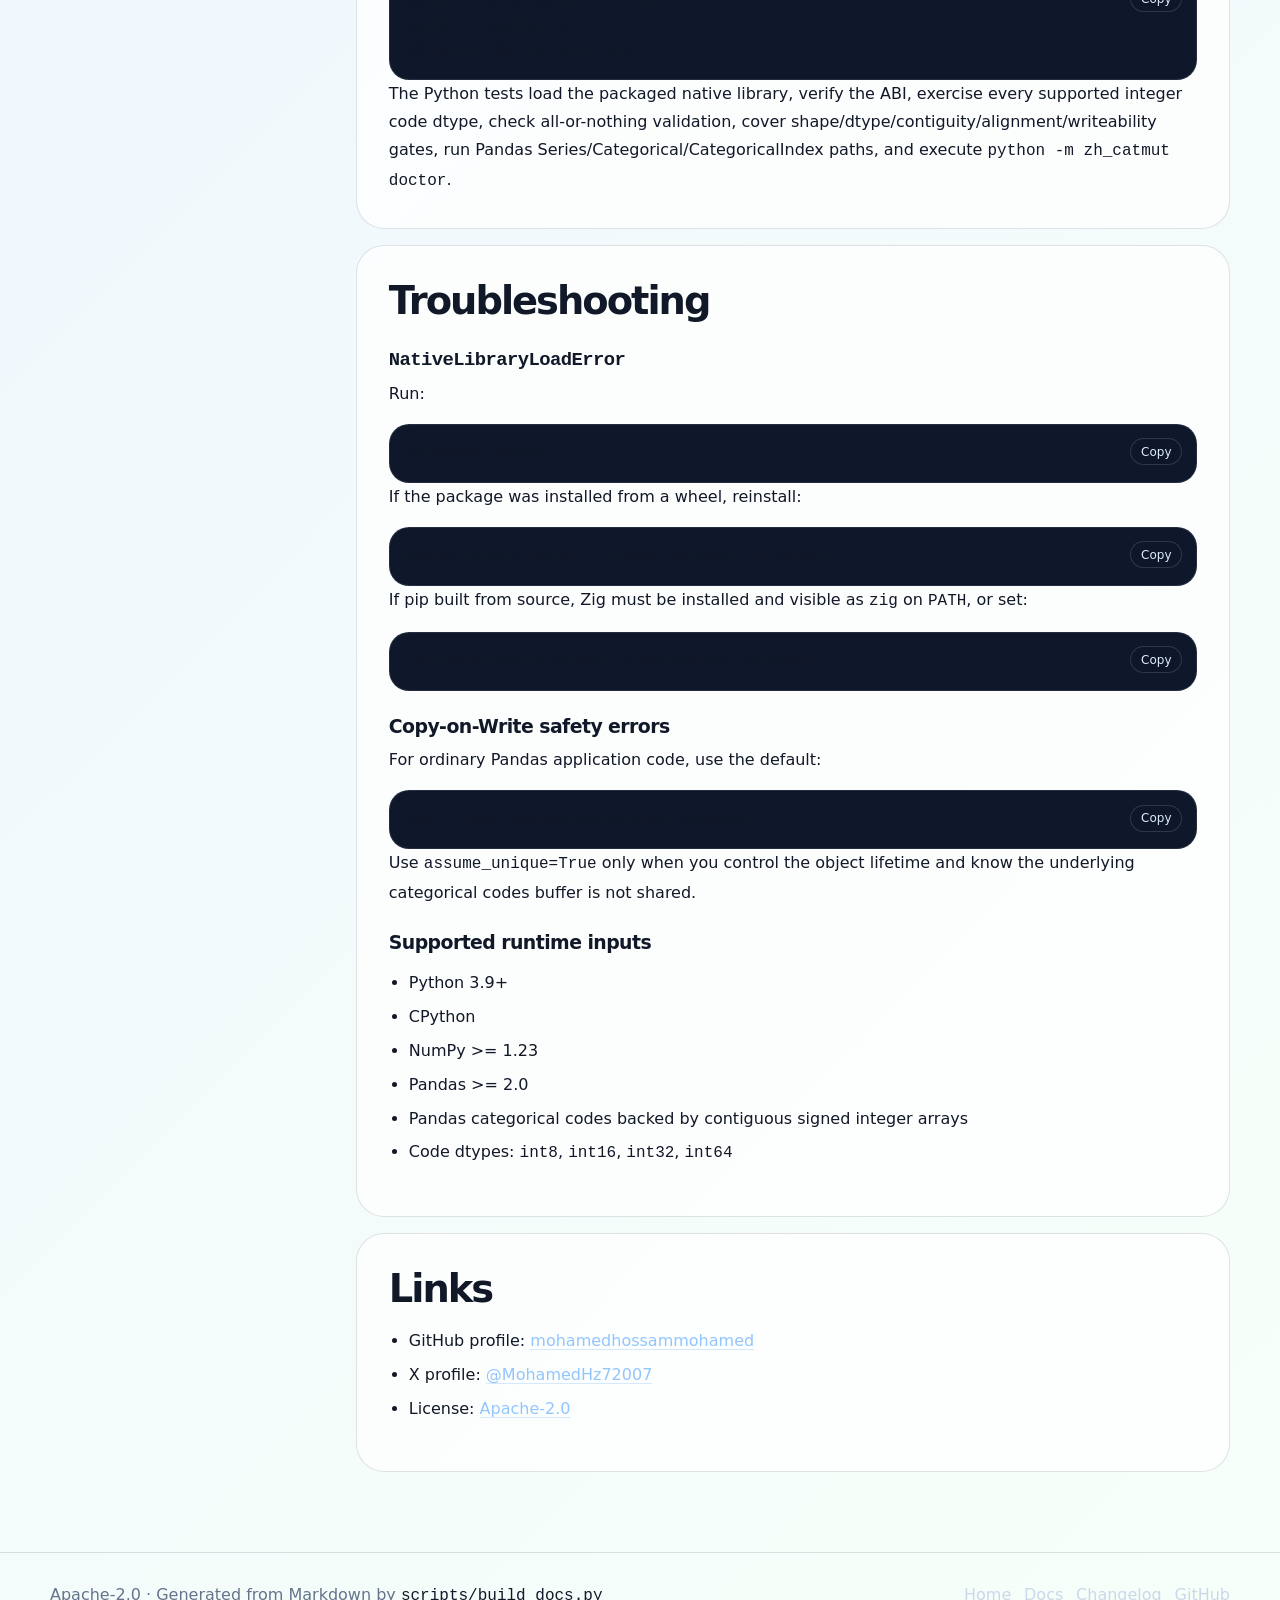
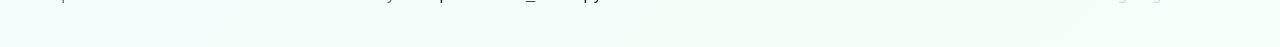
<file: docs/README.html>
<!doctype html>
<html lang="en">
  <head>
    <meta charset="utf-8">
    <meta name="viewport" content="width=device-width, initial-scale=1">
    <title>README · zh_catmut</title>
    <meta name="description" content="Package README for zh_catmut installation, quickstart, API, and troubleshooting.">
    <meta name="robots" content="index,follow">
    <meta name="title" content="README · zh_catmut">
    <link rel="canonical" href="https://mohamedhossammohamed.github.io/zh_catmut/README.html">
    <link rel="icon" href="assets/favicon.svg" type="image/svg+xml">
    <link rel="apple-touch-icon" href="assets/social/og-image.png">
    <meta property="og:type" content="website">
    <meta property="og:site_name" content="zh_catmut">
    <meta property="og:url" content="https://mohamedhossammohamed.github.io/zh_catmut/README.html">
    <meta property="og:title" content="README · zh_catmut">
    <meta property="og:description" content="Package README for zh_catmut installation, quickstart, API, and troubleshooting.">
    <meta property="og:image" content="https://mohamedhossammohamed.github.io/zh_catmut/assets/social/og-image.png">
    <meta property="og:image:secure_url" content="https://mohamedhossammohamed.github.io/zh_catmut/assets/social/og-image.png">
    <meta property="og:image:type" content="image/png">
    <meta property="og:image:width" content="1200">
    <meta property="og:image:height" content="630">
    <meta property="og:image:alt" content="Package README for zh_catmut installation, quickstart, API, and troubleshooting.">
    <meta name="twitter:card" content="summary_large_image">
    <meta name="twitter:site" content="@MohamedHz72007">
    <meta name="twitter:creator" content="@MohamedHz72007">
    <meta name="twitter:url" content="https://mohamedhossammohamed.github.io/zh_catmut/README.html">
    <meta name="twitter:title" content="README · zh_catmut">
    <meta name="twitter:description" content="Package README for zh_catmut installation, quickstart, API, and troubleshooting.">
    <meta name="twitter:image" content="https://mohamedhossammohamed.github.io/zh_catmut/assets/social/og-image.png">
    <meta name="twitter:image:alt" content="Package README for zh_catmut installation, quickstart, API, and troubleshooting.">
    <link rel="stylesheet" href="assets/css/site.css">
  </head>
  <body>
    <a class="skip-link" href="#main">Skip to content</a>
    
    <div class="site-shell">
      <header class="nav">
        <div class="nav-inner">
          <a class="brand" href="index.html" aria-label="zh_catmut home">
            <span class="brand-mark" aria-hidden="true"></span>
            <span class="brand-text"><span class="brand-name">zh_catmut</span><span class="brand-subtitle">native categorical remapping</span></span>
          </a>
          <button class="nav-toggle" type="button" data-nav-toggle aria-label="Toggle navigation" aria-expanded="false"><span></span></button>
          <nav class="nav-links" aria-label="Primary navigation">
            <a href="index.html">Home</a>
<a href="docs.html">Docs</a>
<a href="architecture.html">Architecture</a>
<a href="publishing.html">Publishing</a>
<a href="changelog.html">Changelog</a>
          </nav>
        </div>
      </header>
      <main id="main">
        <section class="page-hero">
          <div class="container">
            <div class="reveal">
              <p class="eyebrow"><span class="eyebrow-dot"></span>Package README for zh_catmut installation, quickstart, API, and troubleshooting.</p>
              <h1>README</h1>
            </div>
            <div class="page-meta reveal">
              <div class="meta-box"><strong>Version</strong><span>0.2.0 / ABI 2</span></div>
              <div class="meta-box"><strong>Runtime</strong><span>Python 3.9+, NumPy >= 1.23, Pandas >= 2.0</span></div>
              <div class="meta-box"><strong>Native core</strong><span>Zig shared library through a C ABI</span></div>
            </div>
          </div>
        </section>
        <div class="container docs-layout">
          <aside class="docs-sidebar reveal" aria-label="Page contents"><strong>On this page</strong><nav><a href="#before-after">Before / After</a>
<a href="#installation">Installation</a>
<a href="#quickstart">Quickstart</a>
<a href="#why-it-s-fast">Why it&#x27;s fast</a>
<a href="#public-api">Public API</a>
<a href="#command-line-help-for-installed-users">Command-line help for installed users</a>
<a href="#testing-and-native-transparency">Testing and native transparency</a>
<a href="#troubleshooting">Troubleshooting</a>
<a href="#links">Links</a></nav></aside>
          <article class="doc-article">
            <section class="doc-section reveal" id="overview">
  <h2>Overview</h2>
  <p>!<a href="https://img.shields.io/badge/python-3.9%2B-blue">Python 3.9+</a> !<a href="https://img.shields.io/badge/native-Zig-orange">Native Core</a> !<a href="https://img.shields.io/badge/pandas-categorical-green">DataFrame</a> !<a href="https://img.shields.io/badge/license-Apache--2.0-blue">License</a></p>
  <p><strong>Remap huge Pandas categorical columns without expanding them into object arrays or allocating boolean masks.</strong></p>
</section>
<section class="doc-section reveal" id="before-after">
  <h2>Before / After</h2>
  <div class="code-panel"><pre data-copy><code class="language-python"># Before: high-level remapping can allocate temporary arrays or trigger
# categorical re-encoding work on the full column.
series = series.cat.rename_categories({&quot;pending&quot;: &quot;active&quot;})
series = series.cat.set_categories([&quot;active&quot;, &quot;disabled&quot;])

# After: build a dense metadata LUT, remap integer categorical codes natively,
# and return a refreshed categorical object.
from zh_catmut import remap_categorical

series = remap_categorical(
    series,
    {&quot;pending&quot;: &quot;active&quot;, &quot;disabled_old&quot;: &quot;disabled&quot;},
)</code></pre></div>
</section>
<section class="doc-section reveal" id="installation">
  <h2>Installation</h2>
  <p>For released wheels:</p>
  <div class="code-panel"><pre data-copy><code class="language-bash">pip install zh-catmut</code></pre></div>
  <p>For a source checkout:</p>
  <div class="code-panel"><pre data-copy><code class="language-bash">python -m pip install .</code></pre></div>
  <p>Verify the installed wheel and bundled native library:</p>
  <div class="code-panel"><pre data-copy><code class="language-bash">zh-catmut doctor</code></pre></div>
  <p>The import package name uses an underscore:</p>
  <div class="code-panel"><pre data-copy><code class="language-python">import zh_catmut</code></pre></div>
</section>
<section class="doc-section reveal" id="quickstart">
  <h2>Quickstart</h2>
  <div class="code-panel"><pre data-copy><code class="language-python">import pandas as pd
from zh_catmut import remap_categorical

s = pd.Series(pd.Categorical([&quot;new&quot;, &quot;old&quot;, &quot;old&quot;, None]))
out = remap_categorical(s, {&quot;old&quot;: &quot;new&quot;})</code></pre></div>
  <p><code>remap_categorical</code> uses explicit copy semantics by default so the original Pandas object remains unchanged.</p>
</section>
<section class="doc-section reveal" id="why-it-s-fast">
  <h2>Why it's fast</h2>
  <ul><li>Pandas categoricals store the full column as dense integer <code>codes</code>; category labels are only metadata.</li><li><code>zh_catmut</code> builds a small dense <code>int64</code> lookup table from category labels in Python.</li><li>A bundled Zig shared library receives only raw pointers, lengths, primitive flags, and POD reports through a C ABI.</li><li>The native loop remaps contiguous <code>int8</code>, <code>int16</code>, <code>int32</code>, or <code>int64</code> code buffers in one batch.</li><li><code>ctypes.CDLL</code> is used so the GIL is released while the native remap executes.</li><li>Python runs shape, dtype, contiguity, alignment, writeability, and Copy-on-Write safety gates before exporting pointers.</li><li>Native validation is all-or-nothing: invalid source codes, invalid target codes, null pointers, and oversized lengths are rejected before mutation.</li><li>The default Pandas path uses a Python-owned destination buffer and keeps the source buffer unchanged.</li></ul>
</section>
<section class="doc-section reveal" id="public-api">
  <h2>Public API</h2>
  <div class="code-panel"><pre data-copy><code class="language-python">from zh_catmut import remap_categorical, remap_codes_inplace</code></pre></div>
  <p>Use <code>remap_categorical</code> for Pandas objects and <code>remap_codes_inplace</code> only when you already own a writable, aligned, contiguous NumPy codes buffer and a dense <code>int64</code> LUT.</p>
  <h3 id="remap-categorical"><code>remap_categorical</code></h3>
  <div class="code-panel"><pre data-copy><code class="language-python">remap_categorical(
    obj,
    mapping,
    *,
    assume_unique=False,
    copy_fallback=True,
)</code></pre></div>
  <ul><li><code>obj</code>: a Pandas <code>Series</code> with categorical dtype, <code>pd.Categorical</code>, or <code>pd.CategoricalIndex</code>.</li><li><code>mapping</code>: mapping from old labels to new labels. Labels not present in the mapping are preserved.</li><li><code>copy_fallback</code>: when <code>True</code>, allocate a destination codes buffer and avoid in-place ownership risk. This is the default.</li><li><code>assume_unique</code>: expert-only escape hatch for controlled in-place mutation after all other gates pass.</li></ul>
  <h3 id="remap-codes-inplace"><code>remap_codes_inplace</code></h3>
  <div class="code-panel"><pre data-copy><code class="language-python">remap_codes_inplace(
    codes,
    lut,
    *,
    target_category_count,
    missing_code=-1,
    allow_missing=True,
)</code></pre></div>
  <ul><li><code>codes</code>: one-dimensional, aligned, writable, C-contiguous NumPy array with dtype <code>int8</code>, <code>int16</code>, <code>int32</code>, or <code>int64</code>.</li><li><code>lut</code>: one-dimensional, aligned, C-contiguous <code>np.int64</code> lookup table.</li><li><code>target_category_count</code>: every mapped non-missing code must be in <code>[0, target_category_count)</code>.</li><li><code>missing_code</code>: default <code>-1</code>, matching Pandas categorical codes.</li><li><code>allow_missing</code>: when <code>False</code>, missing input or missing LUT output is rejected before mutation.</li></ul>
</section>
<section class="doc-section reveal" id="command-line-help-for-installed-users">
  <h2>Command-line help for installed users</h2>
  <p><code>zh-catmut</code> installs a small diagnostic CLI:</p>
  <div class="code-panel"><pre data-copy><code class="language-bash">zh-catmut --help
zh-catmut info
zh-catmut example
zh-catmut doctor
python -m zh_catmut doctor</code></pre></div>
  <ul><li><code>info</code> prints the project purpose, install command, API summary, and support links.</li><li><code>example</code> prints a minimal Pandas example.</li><li><code>doctor</code> verifies NumPy/Pandas imports, native library loading, ABI version, and low/high-level remap smoke tests.</li><li>If your Python user scripts directory is not on <code>PATH</code>, use <code>python -m zh_catmut ...</code> instead of <code>zh-catmut ...</code>.</li></ul>
</section>
<section class="doc-section reveal" id="testing-and-native-transparency">
  <h2>Testing and native transparency</h2>
  <p>The native implementation is tracked in <code>native/src/root.zig</code>, with the C ABI declared in <code>include/zh_catmut_abi.h</code>. Tests are included so the compiled shared library is not a black-box artifact:</p>
  <div class="code-panel"><pre data-copy><code class="language-bash">python -m pip install -e &quot;.[test]&quot;
python -m pytest -q
cd native &amp;&amp; zig build test</code></pre></div>
  <p>The Python tests load the packaged native library, verify the ABI, exercise every supported integer code dtype, check all-or-nothing validation, cover shape/dtype/contiguity/alignment/writeability gates, run Pandas Series/Categorical/CategoricalIndex paths, and execute <code>python -m zh_catmut doctor</code>.</p>
</section>
<section class="doc-section reveal" id="troubleshooting">
  <h2>Troubleshooting</h2>
  <h3 id="nativelibraryloaderror"><code>NativeLibraryLoadError</code></h3>
  <p>Run:</p>
  <div class="code-panel"><pre data-copy><code class="language-bash">zh-catmut doctor</code></pre></div>
  <p>If the package was installed from a wheel, reinstall:</p>
  <div class="code-panel"><pre data-copy><code class="language-bash">python -m pip install --force-reinstall zh-catmut</code></pre></div>
  <p>If pip built from source, Zig must be installed and visible as <code>zig</code> on <code>PATH</code>, or set:</p>
  <div class="code-panel"><pre data-copy><code class="language-bash">ZIG=/path/to/zig python -m pip install zh-catmut</code></pre></div>
  <h3 id="copy-on-write-safety-errors">Copy-on-Write safety errors</h3>
  <p>For ordinary Pandas application code, use the default:</p>
  <div class="code-panel"><pre data-copy><code class="language-python">out = remap_categorical(series, mapping)</code></pre></div>
  <p>Use <code>assume_unique=True</code> only when you control the object lifetime and know the underlying categorical codes buffer is not shared.</p>
  <h3 id="supported-runtime-inputs">Supported runtime inputs</h3>
  <ul><li>Python 3.9+</li><li>CPython</li><li>NumPy &gt;= 1.23</li><li>Pandas &gt;= 2.0</li><li>Pandas categorical codes backed by contiguous signed integer arrays</li><li>Code dtypes: <code>int8</code>, <code>int16</code>, <code>int32</code>, <code>int64</code></li></ul>
</section>
<section class="doc-section reveal" id="links">
  <h2>Links</h2>
  <ul><li>GitHub profile: <a href="https://github.com/mohamedhossammohamed">mohamedhossammohamed</a></li><li>X profile: <a href="https://x.com/MohamedHz72007">@MohamedHz72007</a></li><li>License: <a href="LICENSE">Apache-2.0</a></li></ul>
</section>
          </article>
        </div>
      </main>
      <footer class="site-footer">
        <div class="footer-inner">
          <span>Apache-2.0 · Generated from Markdown by <code>scripts/build_docs.py</code></span>
          <div class="footer-links">
            <a href="index.html">Home</a>
            <a href="docs.html">Docs</a>
            <a href="changelog.html">Changelog</a>
            <a href="https://github.com/mohamedhossammohamed/zh_catmut">GitHub</a>
          </div>
        </div>
      </footer>
    </div>
    <script src="assets/js/site.js" defer></script>
    
  </body>
</html>
</file>
<file: docs/assets/css/site.css>
:root {
  color-scheme: dark;
  --bg: #070a12;
  --bg-2: #0b1020;
  --bg-3: #101827;
  --panel: rgba(13, 20, 35, 0.78);
  --panel-strong: rgba(15, 24, 42, 0.92);
  --panel-soft: rgba(255, 255, 255, 0.055);
  --line: rgba(148, 163, 184, 0.2);
  --line-strong: rgba(148, 163, 184, 0.34);
  --text: #eef7ff;
  --muted: #a6b7cb;
  --muted-2: #7e90a8;
  --python: #4da3ff;
  --zig: #f7a13d;
  --pandas: #46d993;
  --violet: #9a7cff;
  --rose: #fb7185;
  --cyan: #2dd4bf;
  --yellow: #facc15;
  --shadow: 0 24px 90px rgba(0, 0, 0, 0.38);
  --radius-xl: 34px;
  --radius-lg: 24px;
  --radius-md: 16px;
  --max: 1180px;
  --nav-h: 74px;
  font-family: Inter, ui-sans-serif, system-ui, -apple-system, BlinkMacSystemFont, "Segoe UI", sans-serif;
}

* {
  box-sizing: border-box;
}

html {
  scroll-behavior: smooth;
}

body {
  margin: 0;
  min-height: 100vh;
  background:
    radial-gradient(circle at 18% 12%, rgba(77, 163, 255, 0.18), transparent 30rem),
    radial-gradient(circle at 82% 4%, rgba(247, 161, 61, 0.14), transparent 28rem),
    radial-gradient(circle at 68% 62%, rgba(70, 217, 147, 0.12), transparent 26rem),
    linear-gradient(135deg, var(--bg), #080d19 46%, #0d1020);
  color: var(--text);
  overflow-x: hidden;
}

body::before {
  content: "";
  position: fixed;
  inset: 0;
  z-index: -3;
  pointer-events: none;
  background-image:
    linear-gradient(rgba(148, 163, 184, 0.045) 1px, transparent 1px),
    linear-gradient(90deg, rgba(148, 163, 184, 0.045) 1px, transparent 1px);
  background-size: 42px 42px;
  mask-image: linear-gradient(to bottom, rgba(0, 0, 0, 0.95), rgba(0, 0, 0, 0.22));
}

body::after {
  content: "";
  position: fixed;
  inset: 0;
  z-index: -2;
  pointer-events: none;
  background:
    linear-gradient(115deg, rgba(255, 255, 255, 0.05), transparent 20%, transparent 80%, rgba(255, 255, 255, 0.04)),
    radial-gradient(circle at var(--mx, 50%) var(--my, 20%), rgba(45, 212, 191, 0.08), transparent 18rem);
}

a {
  color: inherit;
  text-decoration: none;
}

img,
svg {
  display: block;
}

button,
input,
textarea,
select {
  font: inherit;
}

code,
pre,
kbd {
  font-family: "SFMono-Regular", Consolas, "Liberation Mono", Menlo, monospace;
}

pre {
  margin: 0;
  white-space: pre;
  overflow: auto;
}

code {
  color: #dbeafe;
}

.skip-link {
  position: fixed;
  left: 1rem;
  top: 1rem;
  z-index: 100;
  padding: 0.75rem 1rem;
  border-radius: 999px;
  background: var(--text);
  color: var(--bg);
  transform: translateY(-180%);
  transition: transform 180ms ease;
}

.skip-link:focus {
  transform: translateY(0);
}

.particle-canvas {
  position: fixed;
  inset: 0;
  z-index: -1;
  width: 100%;
  height: 100%;
  opacity: 0.66;
  pointer-events: none;
}

.site-shell {
  position: relative;
}

.nav {
  position: sticky;
  top: 0;
  z-index: 50;
  height: var(--nav-h);
  border-bottom: 1px solid rgba(148, 163, 184, 0.12);
  backdrop-filter: blur(18px);
  background: rgba(7, 10, 18, 0.72);
}

.nav-inner {
  width: min(calc(100% - 36px), var(--max));
  height: 100%;
  margin: 0 auto;
  display: flex;
  align-items: center;
  justify-content: space-between;
  gap: 1rem;
}

.brand {
  display: inline-flex;
  align-items: center;
  gap: 0.8rem;
  min-width: max-content;
}

.brand-mark {
  position: relative;
  width: 42px;
  height: 42px;
  border-radius: 14px;
  display: grid;
  place-items: center;
  background:
    linear-gradient(135deg, rgba(77, 163, 255, 0.25), rgba(70, 217, 147, 0.16)),
    rgba(255, 255, 255, 0.06);
  border: 1px solid rgba(255, 255, 255, 0.16);
  box-shadow: inset 0 1px 0 rgba(255, 255, 255, 0.2), 0 16px 40px rgba(45, 212, 191, 0.08);
}

.brand-mark::before,
.brand-mark::after {
  content: "";
  position: absolute;
  border-radius: inherit;
  inset: 8px;
  border: 1px solid rgba(255, 255, 255, 0.16);
}

.brand-mark::after {
  inset: 15px;
  background: linear-gradient(135deg, var(--python), var(--zig), var(--pandas));
  border: none;
  box-shadow: 0 0 28px rgba(77, 163, 255, 0.45);
}

.brand-text {
  display: grid;
  gap: 0.1rem;
}

.brand-name {
  font-weight: 850;
  letter-spacing: -0.045em;
}

.brand-subtitle {
  color: var(--muted-2);
  font-size: 0.78rem;
  letter-spacing: 0.04em;
  text-transform: uppercase;
}

.nav-links {
  display: flex;
  align-items: center;
  gap: 0.35rem;
}

.nav-links a {
  color: var(--muted);
  padding: 0.66rem 0.85rem;
  border-radius: 999px;
  transition: color 180ms ease, background 180ms ease, transform 180ms ease;
}

.nav-links a:hover,
.nav-links a[aria-current="page"],
.nav-links a.active {
  color: var(--text);
  background: rgba(255, 255, 255, 0.07);
}

.nav-links a[aria-current="page"] {
  background: rgba(77, 163, 255, 0.14);
  box-shadow: inset 0 0 0 1px rgba(77, 163, 255, 0.24);
}

.nav-links a:hover {
  transform: translateY(-1px);
}

.nav-toggle {
  display: none;
  width: 44px;
  height: 44px;
  border: 1px solid var(--line);
  border-radius: 14px;
  background: rgba(255, 255, 255, 0.05);
  color: var(--text);
  align-items: center;
  justify-content: center;
  cursor: pointer;
}

.nav-toggle span {
  width: 19px;
  height: 2px;
  background: currentColor;
  border-radius: 999px;
  box-shadow: 0 6px 0 currentColor, 0 -6px 0 currentColor;
}

.container {
  width: min(calc(100% - 36px), var(--max));
  margin: 0 auto;
}

.hero {
  min-height: calc(100vh - var(--nav-h));
  display: grid;
  grid-template-columns: minmax(0, 1.02fr) minmax(360px, 0.98fr);
  gap: clamp(2rem, 4vw, 4.5rem);
  align-items: center;
  padding: clamp(4.6rem, 8vw, 8rem) 0 clamp(3rem, 5vw, 5rem);
}

.hero-copy {
  position: relative;
  z-index: 2;
}

.eyebrow {
  display: inline-flex;
  align-items: center;
  gap: 0.6rem;
  width: fit-content;
  margin: 0 0 1.15rem;
  padding: 0.46rem 0.78rem;
  border: 1px solid rgba(77, 163, 255, 0.32);
  border-radius: 999px;
  color: #cfe7ff;
  background: rgba(77, 163, 255, 0.08);
  box-shadow: inset 0 1px 0 rgba(255, 255, 255, 0.08);
  font-size: 0.86rem;
}

.eyebrow-dot {
  width: 9px;
  height: 9px;
  border-radius: 999px;
  background: var(--pandas);
  box-shadow: 0 0 22px var(--pandas);
}

h1,
h2,
h3,
h4,
p {
  margin-top: 0;
}

.hero h1 {
  margin-bottom: 1.25rem;
  font-size: clamp(3.15rem, 8vw, 7.2rem);
  line-height: 0.88;
  letter-spacing: -0.08em;
  max-width: 11ch;
}

.gradient-text {
  background: linear-gradient(100deg, #f8fbff 0%, #bfe0ff 22%, var(--python) 40%, var(--zig) 66%, var(--pandas) 92%);
  -webkit-background-clip: text;
  background-clip: text;
  color: transparent;
}

.hero-lede {
  max-width: 680px;
  color: #c0cfdf;
  font-size: clamp(1.05rem, 2vw, 1.28rem);
  line-height: 1.75;
}

.hero-actions,
.button-row {
  display: flex;
  flex-wrap: wrap;
  gap: 0.85rem;
  align-items: center;
  margin-top: 1.65rem;
}

.button {
  position: relative;
  display: inline-flex;
  align-items: center;
  justify-content: center;
  gap: 0.55rem;
  min-height: 48px;
  padding: 0.78rem 1.08rem;
  border-radius: 999px;
  border: 1px solid rgba(255, 255, 255, 0.14);
  color: var(--text);
  background: rgba(255, 255, 255, 0.06);
  box-shadow: 0 12px 36px rgba(0, 0, 0, 0.16);
  transition: transform 180ms ease, border-color 180ms ease, background 180ms ease, box-shadow 180ms ease;
  overflow: hidden;
}

.button::before {
  content: "";
  position: absolute;
  inset: 0;
  background: linear-gradient(115deg, transparent, rgba(255, 255, 255, 0.16), transparent);
  transform: translateX(-120%);
  transition: transform 500ms ease;
}

.button:hover {
  transform: translateY(-2px);
  border-color: rgba(255, 255, 255, 0.28);
  background: rgba(255, 255, 255, 0.09);
  box-shadow: 0 18px 50px rgba(0, 0, 0, 0.24);
}

.button:hover::before {
  transform: translateX(120%);
}

.button.primary {
  background: linear-gradient(135deg, rgba(77, 163, 255, 0.95), rgba(45, 212, 191, 0.88));
  color: #06111b;
  border-color: rgba(255, 255, 255, 0.2);
  font-weight: 780;
}

.button.zig {
  background: linear-gradient(135deg, rgba(247, 161, 61, 0.98), rgba(250, 204, 21, 0.82));
  color: #160b02;
  font-weight: 780;
}

.button.ghost {
  color: #dcecff;
}

.hero-badges {
  display: flex;
  flex-wrap: wrap;
  gap: 0.62rem;
  margin-top: 1.4rem;
}

.badge,
.pill {
  display: inline-flex;
  align-items: center;
  gap: 0.45rem;
  padding: 0.48rem 0.68rem;
  border-radius: 999px;
  border: 1px solid rgba(255, 255, 255, 0.12);
  background: rgba(255, 255, 255, 0.05);
  color: #cbdaf0;
  font-size: 0.88rem;
}

.badge i,
.pill i {
  width: 8px;
  height: 8px;
  display: block;
  border-radius: 50%;
  background: var(--python);
  box-shadow: 0 0 16px currentColor;
}

.badge:nth-child(2) i,
.pill.zig i {
  background: var(--zig);
}

.badge:nth-child(3) i,
.pill.pandas i {
  background: var(--pandas);
}

.hero-metrics {
  display: grid;
  grid-template-columns: repeat(3, minmax(0, 1fr));
  gap: 0.75rem;
  margin-top: 2rem;
  max-width: 640px;
}

.metric {
  padding: 1rem;
  border-radius: 20px;
  border: 1px solid rgba(255, 255, 255, 0.1);
  background: rgba(255, 255, 255, 0.045);
}

.metric strong {
  display: block;
  margin-bottom: 0.22rem;
  font-size: 1.15rem;
  letter-spacing: -0.03em;
}

.metric span {
  color: var(--muted-2);
  font-size: 0.86rem;
}

.hero-visual {
  position: relative;
  min-height: 620px;
}

.hero-orb {
  position: absolute;
  inset: 5% 2% auto auto;
  width: min(42vw, 520px);
  aspect-ratio: 1;
  border-radius: 50%;
  background:
    radial-gradient(circle, rgba(77, 163, 255, 0.24), transparent 58%),
    conic-gradient(from 120deg, rgba(77, 163, 255, 0.14), rgba(247, 161, 61, 0.18), rgba(70, 217, 147, 0.16), rgba(77, 163, 255, 0.14));
  filter: blur(4px);
  animation: orb-spin 16s linear infinite;
}

.machine-card {
  position: relative;
  margin: 0 auto;
  max-width: 570px;
  border: 1px solid rgba(255, 255, 255, 0.13);
  border-radius: var(--radius-xl);
  background:
    linear-gradient(180deg, rgba(255, 255, 255, 0.085), rgba(255, 255, 255, 0.035)),
    rgba(10, 15, 27, 0.82);
  box-shadow: var(--shadow), inset 0 1px 0 rgba(255, 255, 255, 0.12);
  backdrop-filter: blur(24px);
  overflow: hidden;
  transform: translateZ(0);
}

.machine-card::before {
  content: "";
  position: absolute;
  inset: 0;
  background: linear-gradient(120deg, transparent 0%, rgba(77, 163, 255, 0.12) 34%, transparent 58%);
  transform: translateX(-130%);
  animation: scan 6s ease-in-out infinite;
}

.machine-top {
  position: relative;
  display: flex;
  justify-content: space-between;
  gap: 1rem;
  align-items: center;
  padding: 1.1rem 1.2rem;
  border-bottom: 1px solid rgba(255, 255, 255, 0.1);
}

.traffic {
  display: inline-flex;
  gap: 0.45rem;
}

.traffic span {
  width: 11px;
  height: 11px;
  border-radius: 50%;
  background: var(--rose);
}

.traffic span:nth-child(2) {
  background: var(--yellow);
}

.traffic span:nth-child(3) {
  background: var(--pandas);
}

.machine-title {
  color: #c9d8eb;
  font-size: 0.88rem;
}

.machine-body {
  position: relative;
  padding: 1.25rem;
}

.code-window {
  position: relative;
  padding: 1.1rem;
  border-radius: 22px;
  border: 1px solid rgba(148, 163, 184, 0.18);
  background: rgba(2, 6, 23, 0.66);
  box-shadow: inset 0 1px 0 rgba(255, 255, 255, 0.05);
}

.code-window pre {
  color: #c9d7ff;
  font-size: clamp(0.72rem, 1.08vw, 0.9rem);
  line-height: 1.75;
}

.tok-blue {
  color: #8ccaff;
}

.tok-green {
  color: #8ef0bd;
}

.tok-orange {
  color: #ffc177;
}

.tok-purple {
  color: #c4b5fd;
}

.tok-muted {
  color: #8291a8;
}

.pipeline {
  display: grid;
  grid-template-columns: repeat(4, minmax(0, 1fr));
  gap: 0.7rem;
  margin-top: 1rem;
}

.pipeline-node {
  position: relative;
  min-height: 104px;
  padding: 0.86rem;
  border-radius: 18px;
  border: 1px solid rgba(255, 255, 255, 0.1);
  background: rgba(255, 255, 255, 0.045);
  overflow: hidden;
}

.pipeline-node::after {
  content: "";
  position: absolute;
  top: 0;
  bottom: 0;
  width: 44px;
  left: -50%;
  background: linear-gradient(90deg, transparent, rgba(255, 255, 255, 0.12), transparent);
  animation: stream 3.8s ease-in-out infinite;
  animation-delay: var(--delay, 0s);
}

.pipeline-node strong {
  display: block;
  margin-bottom: 0.4rem;
  letter-spacing: -0.02em;
}

.pipeline-node span {
  color: var(--muted);
  font-size: 0.82rem;
  line-height: 1.5;
}

.node-python {
  --delay: 0s;
  box-shadow: inset 0 0 0 1px rgba(77, 163, 255, 0.1);
}

.node-abi {
  --delay: 0.4s;
  box-shadow: inset 0 0 0 1px rgba(154, 124, 255, 0.1);
}

.node-zig {
  --delay: 0.8s;
  box-shadow: inset 0 0 0 1px rgba(247, 161, 61, 0.1);
}

.node-pandas {
  --delay: 1.2s;
  box-shadow: inset 0 0 0 1px rgba(70, 217, 147, 0.1);
}

.buffer-stack {
  display: grid;
  gap: 0.52rem;
  margin-top: 1rem;
}

.buffer-line {
  height: 16px;
  border-radius: 999px;
  background:
    linear-gradient(90deg, rgba(77, 163, 255, 0.9), rgba(77, 163, 255, 0.18) 18%, rgba(247, 161, 61, 0.82) 34%, rgba(247, 161, 61, 0.18) 50%, rgba(70, 217, 147, 0.82) 68%, rgba(70, 217, 147, 0.18)),
    rgba(255, 255, 255, 0.05);
  background-size: 220% 100%;
  animation: buffer-flow 4.5s linear infinite;
  opacity: var(--opacity, 1);
}

.buffer-line:nth-child(2) {
  --opacity: 0.72;
  animation-delay: -0.9s;
}

.buffer-line:nth-child(3) {
  --opacity: 0.48;
  animation-delay: -1.8s;
}

.floating-chip {
  position: absolute;
  z-index: 3;
  display: inline-flex;
  align-items: center;
  gap: 0.5rem;
  padding: 0.62rem 0.78rem;
  border-radius: 999px;
  border: 1px solid rgba(255, 255, 255, 0.12);
  background: rgba(9, 14, 27, 0.78);
  box-shadow: 0 18px 42px rgba(0, 0, 0, 0.22);
  color: #dcecff;
  backdrop-filter: blur(16px);
  animation: float 6s ease-in-out infinite;
}

.floating-chip i {
  width: 10px;
  height: 10px;
  border-radius: 50%;
  background: var(--pandas);
  box-shadow: 0 0 18px var(--pandas);
}

.chip-a {
  left: -24px;
  top: 70px;
}

.chip-b {
  right: -18px;
  top: 320px;
  animation-delay: -1.8s;
}

.chip-b i {
  background: var(--zig);
  box-shadow: 0 0 18px var(--zig);
}

.chip-c {
  left: 24px;
  bottom: 24px;
  animation-delay: -3.2s;
}

.chip-c i {
  background: var(--python);
  box-shadow: 0 0 18px var(--python);
}

.section {
  padding: clamp(4rem, 8vw, 7rem) 0;
  position: relative;
}

.section.tight {
  padding-top: clamp(2.5rem, 5vw, 4.5rem);
}

.section-head {
  display: grid;
  grid-template-columns: minmax(0, 0.78fr) minmax(260px, 0.42fr);
  gap: 2rem;
  align-items: end;
  margin-bottom: 2rem;
}

.section-kicker {
  margin-bottom: 0.85rem;
  color: var(--pandas);
  font-size: 0.82rem;
  font-weight: 760;
  letter-spacing: 0.14em;
  text-transform: uppercase;
}

.section h2,
.page-hero h1 {
  margin-bottom: 0.9rem;
  font-size: clamp(2.1rem, 4.8vw, 4.45rem);
  line-height: 0.98;
  letter-spacing: -0.065em;
}

.section-head p,
.page-hero p,
.card p,
.doc-card p {
  color: var(--muted);
  line-height: 1.7;
}

.panel {
  position: relative;
  border: 1px solid rgba(255, 255, 255, 0.11);
  border-radius: var(--radius-lg);
  background:
    linear-gradient(180deg, rgba(255, 255, 255, 0.075), rgba(255, 255, 255, 0.035)),
    rgba(9, 14, 25, 0.78);
  box-shadow: 0 18px 62px rgba(0, 0, 0, 0.24);
  overflow: hidden;
}

.panel::before {
  content: "";
  position: absolute;
  inset: 0;
  pointer-events: none;
  background: radial-gradient(circle at 18% 0%, rgba(77, 163, 255, 0.13), transparent 22rem);
}

.grid-2,
.grid-3,
.grid-4 {
  display: grid;
  gap: 1rem;
}

.grid-2 {
  grid-template-columns: repeat(2, minmax(0, 1fr));
}

.grid-3 {
  grid-template-columns: repeat(3, minmax(0, 1fr));
}

.grid-4 {
  grid-template-columns: repeat(4, minmax(0, 1fr));
}

.card {
  position: relative;
  padding: 1.25rem;
  border: 1px solid rgba(255, 255, 255, 0.105);
  border-radius: 24px;
  background:
    linear-gradient(180deg, rgba(255, 255, 255, 0.07), rgba(255, 255, 255, 0.03)),
    rgba(11, 17, 30, 0.72);
  overflow: hidden;
}

.card::after {
  content: "";
  position: absolute;
  inset: auto 0 0;
  height: 1px;
  background: linear-gradient(90deg, transparent, rgba(77, 163, 255, 0.46), transparent);
  opacity: 0;
  transition: opacity 220ms ease;
}

.card:hover::after {
  opacity: 1;
}

.card-icon {
  width: 46px;
  height: 46px;
  margin-bottom: 1rem;
  display: grid;
  place-items: center;
  border-radius: 16px;
  background: rgba(77, 163, 255, 0.1);
  color: #9dd0ff;
  border: 1px solid rgba(77, 163, 255, 0.18);
}

.card-icon.zig {
  color: #ffd097;
  background: rgba(247, 161, 61, 0.1);
  border-color: rgba(247, 161, 61, 0.2);
}

.card-icon.pandas {
  color: #9df3c5;
  background: rgba(70, 217, 147, 0.1);
  border-color: rgba(70, 217, 147, 0.2);
}

.card-icon.violet {
  color: #c9bdff;
  background: rgba(154, 124, 255, 0.1);
  border-color: rgba(154, 124, 255, 0.2);
}

.card h3 {
  margin-bottom: 0.55rem;
  font-size: 1.1rem;
  letter-spacing: -0.03em;
}

.compare {
  align-items: stretch;
}

.compare-card {
  padding: clamp(1.2rem, 2vw, 1.7rem);
}

.compare-card h3 {
  display: flex;
  align-items: center;
  gap: 0.5rem;
  margin-bottom: 0.8rem;
}

.compare-card h3 span {
  width: 11px;
  height: 11px;
  border-radius: 50%;
}

.bad h3 span {
  background: var(--rose);
  box-shadow: 0 0 18px var(--rose);
}

.good h3 span {
  background: var(--pandas);
  box-shadow: 0 0 18px var(--pandas);
}

.code-panel {
  position: relative;
  padding: 1rem;
  border-radius: 20px;
  border: 1px solid rgba(148, 163, 184, 0.16);
  background: rgba(2, 6, 23, 0.76);
  overflow: hidden;
}

.code-panel pre {
  color: #d8e4ff;
  font-size: 0.9rem;
  line-height: 1.75;
}

.copy-button {
  position: absolute;
  right: 0.85rem;
  top: 0.85rem;
  z-index: 5;
  border: 1px solid rgba(255, 255, 255, 0.14);
  border-radius: 999px;
  color: #dcecff;
  background: rgba(15, 23, 42, 0.86);
  padding: 0.34rem 0.62rem;
  cursor: pointer;
  font-size: 0.75rem;
  transition: background 180ms ease, transform 180ms ease;
}

.copy-button:hover {
  background: rgba(255, 255, 255, 0.1);
  transform: translateY(-1px);
}

.flow-map {
  display: grid;
  grid-template-columns: repeat(5, minmax(0, 1fr));
  gap: 0.8rem;
  counter-reset: flow;
}

.flow-step {
  position: relative;
  min-height: 196px;
  padding: 1rem;
  border-radius: 22px;
  border: 1px solid rgba(255, 255, 255, 0.11);
  background: rgba(255, 255, 255, 0.045);
}

.flow-step::before {
  counter-increment: flow;
  content: "0" counter(flow);
  display: inline-flex;
  margin-bottom: 1.2rem;
  padding: 0.34rem 0.58rem;
  border-radius: 999px;
  color: #06111b;
  background: linear-gradient(135deg, var(--python), var(--pandas));
  font-size: 0.76rem;
  font-weight: 850;
}

.flow-step:not(:last-child)::after {
  content: "";
  position: absolute;
  top: 2rem;
  right: -0.8rem;
  width: 0.8rem;
  height: 1px;
  background: linear-gradient(90deg, rgba(255, 255, 255, 0.28), transparent);
}

.flow-step h3 {
  font-size: 1rem;
  margin-bottom: 0.55rem;
}

.flow-step p {
  margin-bottom: 0;
  color: var(--muted);
  font-size: 0.91rem;
  line-height: 1.65;
}

.api-split {
  display: grid;
  grid-template-columns: 0.82fr 1.18fr;
  gap: 1rem;
  align-items: stretch;
}

.api-list {
  display: grid;
  gap: 0.8rem;
}

.api-item {
  padding: 1rem;
  border-radius: 20px;
  border: 1px solid rgba(255, 255, 255, 0.1);
  background: rgba(255, 255, 255, 0.045);
}

.api-item strong {
  display: block;
  margin-bottom: 0.4rem;
  color: #e8f3ff;
}

.api-item span {
  color: var(--muted);
  line-height: 1.6;
}

.deep-links {
  display: grid;
  grid-template-columns: repeat(4, minmax(0, 1fr));
  gap: 1rem;
}

.doc-card {
  min-height: 210px;
  padding: 1.15rem;
  border-radius: 22px;
  border: 1px solid rgba(255, 255, 255, 0.11);
  background:
    linear-gradient(180deg, rgba(255, 255, 255, 0.065), rgba(255, 255, 255, 0.03)),
    rgba(9, 14, 27, 0.7);
  transition: transform 180ms ease, border-color 180ms ease, background 180ms ease;
}

.doc-card:hover {
  transform: translateY(-4px);
  border-color: rgba(77, 163, 255, 0.34);
  background: rgba(255, 255, 255, 0.07);
}

.doc-card small {
  display: inline-flex;
  margin-bottom: 1.2rem;
  color: var(--pandas);
  font-weight: 780;
  letter-spacing: 0.12em;
  text-transform: uppercase;
}

.doc-card h3 {
  margin-bottom: 0.55rem;
}

.terminal-strip {
  display: grid;
  grid-template-columns: 0.9fr 1.1fr;
  gap: 1rem;
  align-items: stretch;
}

.terminal-card {
  min-height: 100%;
  padding: 1.2rem;
}

.terminal-title {
  display: flex;
  justify-content: space-between;
  gap: 1rem;
  color: #dcecff;
  margin-bottom: 1rem;
}

.terminal-title span {
  color: var(--muted-2);
}

.site-footer {
  padding: 2rem 0 2.6rem;
  color: var(--muted-2);
  border-top: 1px solid rgba(148, 163, 184, 0.12);
}

.footer-inner {
  width: min(calc(100% - 36px), var(--max));
  margin: 0 auto;
  display: flex;
  justify-content: space-between;
  align-items: center;
  gap: 1rem;
  flex-wrap: wrap;
}

.footer-links {
  display: flex;
  gap: 0.8rem;
  flex-wrap: wrap;
}

.footer-links a {
  color: #c9d8eb;
}

.page-hero {
  padding: clamp(4rem, 7vw, 6rem) 0 clamp(2rem, 4vw, 3.5rem);
}

.page-hero .container {
  display: grid;
  grid-template-columns: minmax(0, 0.84fr) minmax(300px, 0.42fr);
  gap: 2rem;
  align-items: end;
}

.page-meta {
  display: grid;
  gap: 0.7rem;
}

.meta-box {
  padding: 0.95rem;
  border: 1px solid rgba(255, 255, 255, 0.1);
  border-radius: 18px;
  background: rgba(255, 255, 255, 0.045);
}

.meta-box strong {
  display: block;
  color: #e6f2ff;
  margin-bottom: 0.26rem;
}

.meta-box span {
  color: var(--muted-2);
  font-size: 0.9rem;
}

.docs-layout {
  display: grid;
  grid-template-columns: 285px minmax(0, 1fr);
  gap: 1.3rem;
  align-items: start;
  padding-bottom: 5rem;
}

.docs-sidebar {
  position: sticky;
  top: calc(var(--nav-h) + 1rem);
  max-height: calc(100vh - var(--nav-h) - 2rem);
  overflow: auto;
  padding: 1rem;
  border-radius: 24px;
  border: 1px solid rgba(255, 255, 255, 0.11);
  background: rgba(9, 14, 27, 0.68);
  backdrop-filter: blur(18px);
}

.docs-sidebar strong {
  display: block;
  margin-bottom: 0.8rem;
  color: #e8f3ff;
}

.docs-sidebar nav {
  display: grid;
  gap: 0.28rem;
}

.docs-sidebar a {
  display: block;
  padding: 0.56rem 0.65rem;
  border-radius: 12px;
  color: var(--muted);
  transition: background 160ms ease, color 160ms ease;
  font-size: 0.94rem;
}

.docs-sidebar a:hover,
.docs-sidebar a.active {
  color: var(--text);
  background: rgba(255, 255, 255, 0.075);
}

.doc-article {
  display: grid;
  gap: 1rem;
}

.doc-section {
  padding: clamp(1.2rem, 3vw, 2rem);
  border-radius: 28px;
  border: 1px solid rgba(255, 255, 255, 0.11);
  background:
    linear-gradient(180deg, rgba(255, 255, 255, 0.066), rgba(255, 255, 255, 0.028)),
    rgba(9, 14, 27, 0.7);
  scroll-margin-top: calc(var(--nav-h) + 1.5rem);
}

.doc-section h2 {
  margin-bottom: 0.8rem;
  font-size: clamp(1.65rem, 3vw, 2.55rem);
  letter-spacing: -0.052em;
}

.doc-section h3 {
  margin: 1.5rem 0 0.58rem;
  font-size: 1.18rem;
  letter-spacing: -0.03em;
}

.doc-section p,
.doc-section li {
  color: #c0cede;
  line-height: 1.74;
}

.doc-section a {
  color: #93c5fd;
  text-decoration: underline;
  text-decoration-color: rgba(147, 197, 253, 0.38);
  text-underline-offset: 0.18em;
}

.doc-section p:last-child {
  margin-bottom: 0;
}

.doc-section ul,
.doc-section ol {
  padding-left: 1.25rem;
}

.doc-section li + li {
  margin-top: 0.38rem;
}

.doc-grid {
  display: grid;
  grid-template-columns: repeat(2, minmax(0, 1fr));
  gap: 0.85rem;
  margin: 1rem 0;
}

.info-box {
  padding: 1rem;
  border-radius: 18px;
  border: 1px solid rgba(255, 255, 255, 0.1);
  background: rgba(255, 255, 255, 0.045);
}

.info-box strong {
  display: block;
  margin-bottom: 0.4rem;
  color: #e8f3ff;
}

.info-box p {
  margin-bottom: 0;
  color: var(--muted);
  font-size: 0.94rem;
}

.callout {
  position: relative;
  margin: 1rem 0;
  padding: 1rem 1rem 1rem 1.15rem;
  border-radius: 18px;
  border: 1px solid rgba(70, 217, 147, 0.22);
  background: rgba(70, 217, 147, 0.075);
}

.callout.warning {
  border-color: rgba(247, 161, 61, 0.24);
  background: rgba(247, 161, 61, 0.075);
}

.callout strong {
  display: block;
  margin-bottom: 0.34rem;
}

.doc-table {
  width: 100%;
  border-collapse: collapse;
  overflow: hidden;
  border-radius: 18px;
  border-style: hidden;
  box-shadow: 0 0 0 1px rgba(255, 255, 255, 0.11);
  margin: 1rem 0;
}

.doc-table th,
.doc-table td {
  padding: 0.82rem 0.9rem;
  border: 1px solid rgba(255, 255, 255, 0.1);
  text-align: left;
  vertical-align: top;
}

.doc-table th {
  color: #e8f3ff;
  background: rgba(255, 255, 255, 0.07);
}

.doc-table td {
  color: #c2d0e1;
}

.mermaid {
  padding: 1rem;
  border-radius: 18px;
  border: 1px solid rgba(255, 255, 255, 0.11);
  background: rgba(255, 255, 255, 0.045);
}

.sequence {
  position: relative;
  display: grid;
  gap: 0.72rem;
  margin: 1rem 0;
}

.sequence-item {
  display: grid;
  grid-template-columns: 42px minmax(0, 1fr);
  gap: 0.8rem;
  align-items: start;
}

.sequence-index {
  width: 42px;
  height: 42px;
  display: grid;
  place-items: center;
  border-radius: 14px;
  color: #06111b;
  background: linear-gradient(135deg, var(--python), var(--pandas));
  font-weight: 850;
}

.sequence-copy {
  padding: 0.8rem 0.95rem;
  border: 1px solid rgba(255, 255, 255, 0.1);
  border-radius: 18px;
  background: rgba(255, 255, 255, 0.045);
}

.sequence-copy strong {
  display: block;
  margin-bottom: 0.25rem;
}

.sequence-copy span {
  color: var(--muted);
  line-height: 1.6;
}

.mini-diagram {
  position: relative;
  display: grid;
  grid-template-columns: repeat(3, minmax(0, 1fr));
  gap: 0.75rem;
  margin: 1rem 0;
}

.diagram-node {
  min-height: 142px;
  padding: 1rem;
  border-radius: 20px;
  border: 1px solid rgba(255, 255, 255, 0.1);
  background: rgba(255, 255, 255, 0.045);
}

.diagram-node strong {
  display: block;
  margin-bottom: 0.55rem;
}

.diagram-node code {
  display: inline-block;
  margin: 0.15rem 0;
  padding: 0.12rem 0.36rem;
  border-radius: 8px;
  background: rgba(2, 6, 23, 0.6);
}

.faq {
  display: grid;
  gap: 0.72rem;
}

.faq details {
  border: 1px solid rgba(255, 255, 255, 0.1);
  border-radius: 18px;
  background: rgba(255, 255, 255, 0.045);
  overflow: hidden;
}

.faq summary {
  cursor: pointer;
  padding: 0.95rem 1rem;
  color: #e8f3ff;
  font-weight: 720;
}

.faq details p {
  margin: 0;
  padding: 0 1rem 1rem;
}

.reveal {
  opacity: 0;
  transform: translateY(18px);
}

.reveal.is-visible {
  opacity: 1;
  transform: translateY(0);
  transition: opacity 700ms ease, transform 700ms ease;
}

@keyframes orb-spin {
  to {
    transform: rotate(1turn);
  }
}

@keyframes scan {
  0%,
  42% {
    transform: translateX(-130%);
  }
  70%,
  100% {
    transform: translateX(130%);
  }
}

@keyframes stream {
  0% {
    left: -55%;
  }
  58%,
  100% {
    left: 120%;
  }
}

@keyframes buffer-flow {
  from {
    background-position: 0% 50%;
  }
  to {
    background-position: 220% 50%;
  }
}

@keyframes float {
  0%,
  100% {
    transform: translateY(0);
  }
  50% {
    transform: translateY(-14px);
  }
}

@media (max-width: 1040px) {
  .hero,
  .page-hero .container,
  .api-split,
  .terminal-strip {
    grid-template-columns: 1fr;
  }

  .hero {
    min-height: auto;
  }

  .hero-visual {
    min-height: auto;
  }

  .hero-orb {
    width: 72vw;
  }

  .section-head,
  .docs-layout {
    grid-template-columns: 1fr;
  }

  .docs-sidebar {
    position: relative;
    top: auto;
    max-height: none;
  }

  .flow-map,
  .deep-links,
  .grid-4 {
    grid-template-columns: repeat(2, minmax(0, 1fr));
  }
}

@media (max-width: 760px) {
  .nav-toggle {
    display: inline-flex;
  }

  .nav-links {
    position: fixed;
    left: 18px;
    right: 18px;
    top: calc(var(--nav-h) + 10px);
    display: grid;
    padding: 0.8rem;
    border: 1px solid rgba(255, 255, 255, 0.12);
    border-radius: 22px;
    background: rgba(7, 10, 18, 0.94);
    box-shadow: var(--shadow);
    opacity: 0;
    visibility: hidden;
    transform: translateY(-8px);
    transition: opacity 180ms ease, transform 180ms ease, visibility 180ms ease;
  }

  body.nav-open .nav-links {
    opacity: 1;
    visibility: visible;
    transform: translateY(0);
  }

  .hero {
    padding-top: 3.2rem;
  }

  .hero h1 {
    font-size: clamp(3rem, 16vw, 4.6rem);
  }

  .hero-metrics,
  .grid-2,
  .grid-3,
  .grid-4,
  .flow-map,
  .deep-links,
  .doc-grid,
  .mini-diagram {
    grid-template-columns: 1fr;
  }

  .pipeline {
    grid-template-columns: 1fr 1fr;
  }

  .floating-chip {
    position: relative;
    left: auto;
    right: auto;
    top: auto;
    bottom: auto;
    margin: 0.5rem 0.35rem 0 0;
  }

  .doc-table {
    display: block;
    overflow-x: auto;
    white-space: nowrap;
  }
}

@media (max-width: 520px) {
  .container,
  .nav-inner,
  .footer-inner {
    width: min(calc(100% - 28px), var(--max));
  }

  .brand-subtitle {
    display: none;
  }

  .machine-body {
    padding: 0.9rem;
  }

  .pipeline {
    grid-template-columns: 1fr;
  }

  .button {
    width: 100%;
  }
}

@media (prefers-reduced-motion: reduce) {
  *,
  *::before,
  *::after {
    animation-duration: 0.001ms !important;
    animation-iteration-count: 1 !important;
    scroll-behavior: auto !important;
    transition-duration: 0.001ms !important;
  }

  .reveal {
    opacity: 1;
    transform: none;
  }
}

@media (prefers-color-scheme: light) {
  :root {
    color-scheme: light;
    --bg: #f7fafc;
    --bg-2: #eef4fb;
    --bg-3: #e6eef8;
    --panel: rgba(255, 255, 255, 0.82);
    --panel-strong: rgba(255, 255, 255, 0.95);
    --panel-soft: rgba(15, 23, 42, 0.055);
    --line: rgba(15, 23, 42, 0.14);
    --line-strong: rgba(15, 23, 42, 0.22);
    --text: #111827;
    --muted: #475569;
    --muted-2: #64748b;
    --shadow: 0 24px 90px rgba(15, 23, 42, 0.14);
  }

  body {
    background:
      radial-gradient(circle at 18% 12%, rgba(77, 163, 255, 0.18), transparent 30rem),
      radial-gradient(circle at 82% 4%, rgba(247, 161, 61, 0.14), transparent 28rem),
      radial-gradient(circle at 68% 62%, rgba(70, 217, 147, 0.12), transparent 26rem),
      linear-gradient(135deg, #f8fbff, #eef5ff 48%, #f7fff9);
  }

  .nav {
    background: rgba(248, 251, 255, 0.78);
  }

  .nav-links {
    background: rgba(248, 251, 255, 0.94);
  }

  code,
  .doc-table th,
  .doc-table td,
  .doc-section p,
  .doc-section li,
  .meta-box strong,
  .docs-sidebar strong,
  .info-box strong {
    color: var(--text);
  }

  .doc-section,
  .docs-sidebar,
  .info-box,
  .meta-box,
  .mermaid {
    background: rgba(255, 255, 255, 0.72);
    border-color: rgba(15, 23, 42, 0.12);
  }

  .code-panel {
    background: #0f172a;
  }

  .site-footer {
    border-top-color: rgba(15, 23, 42, 0.12);
  }
}
</file>
